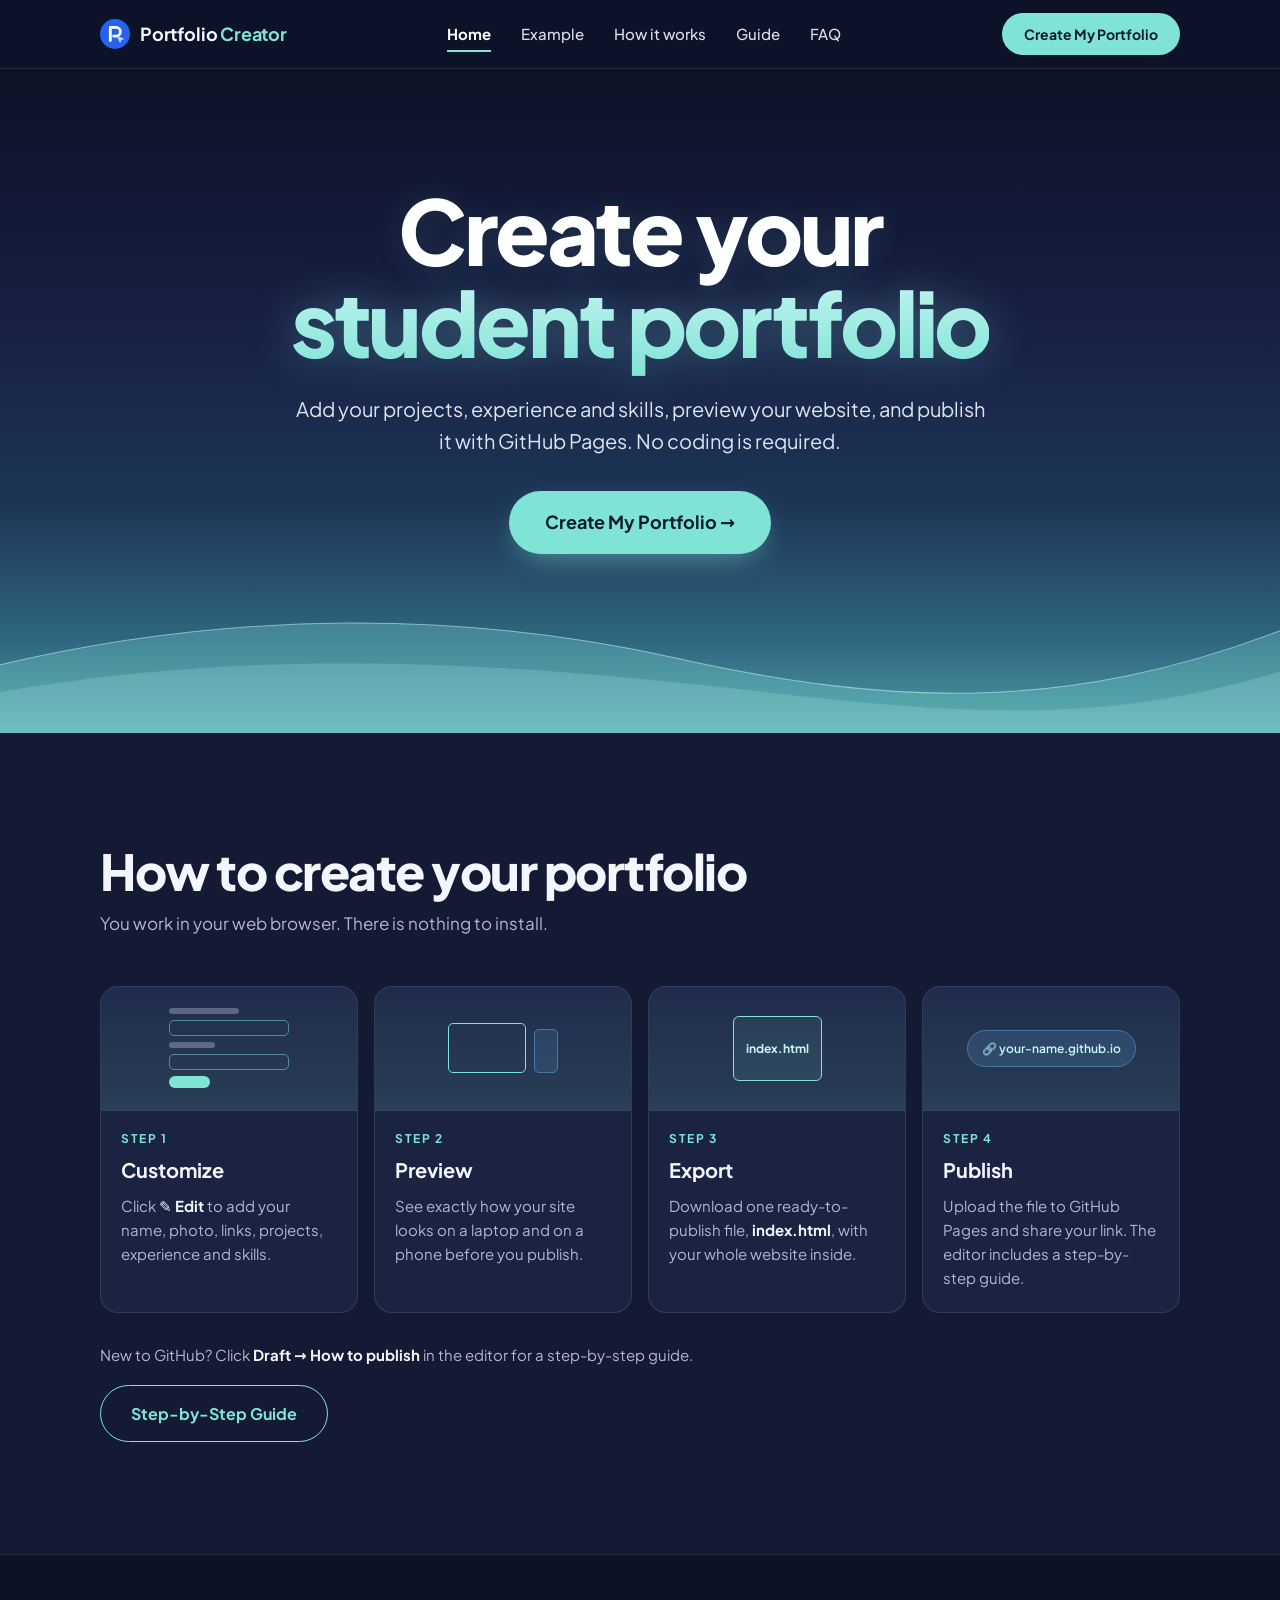
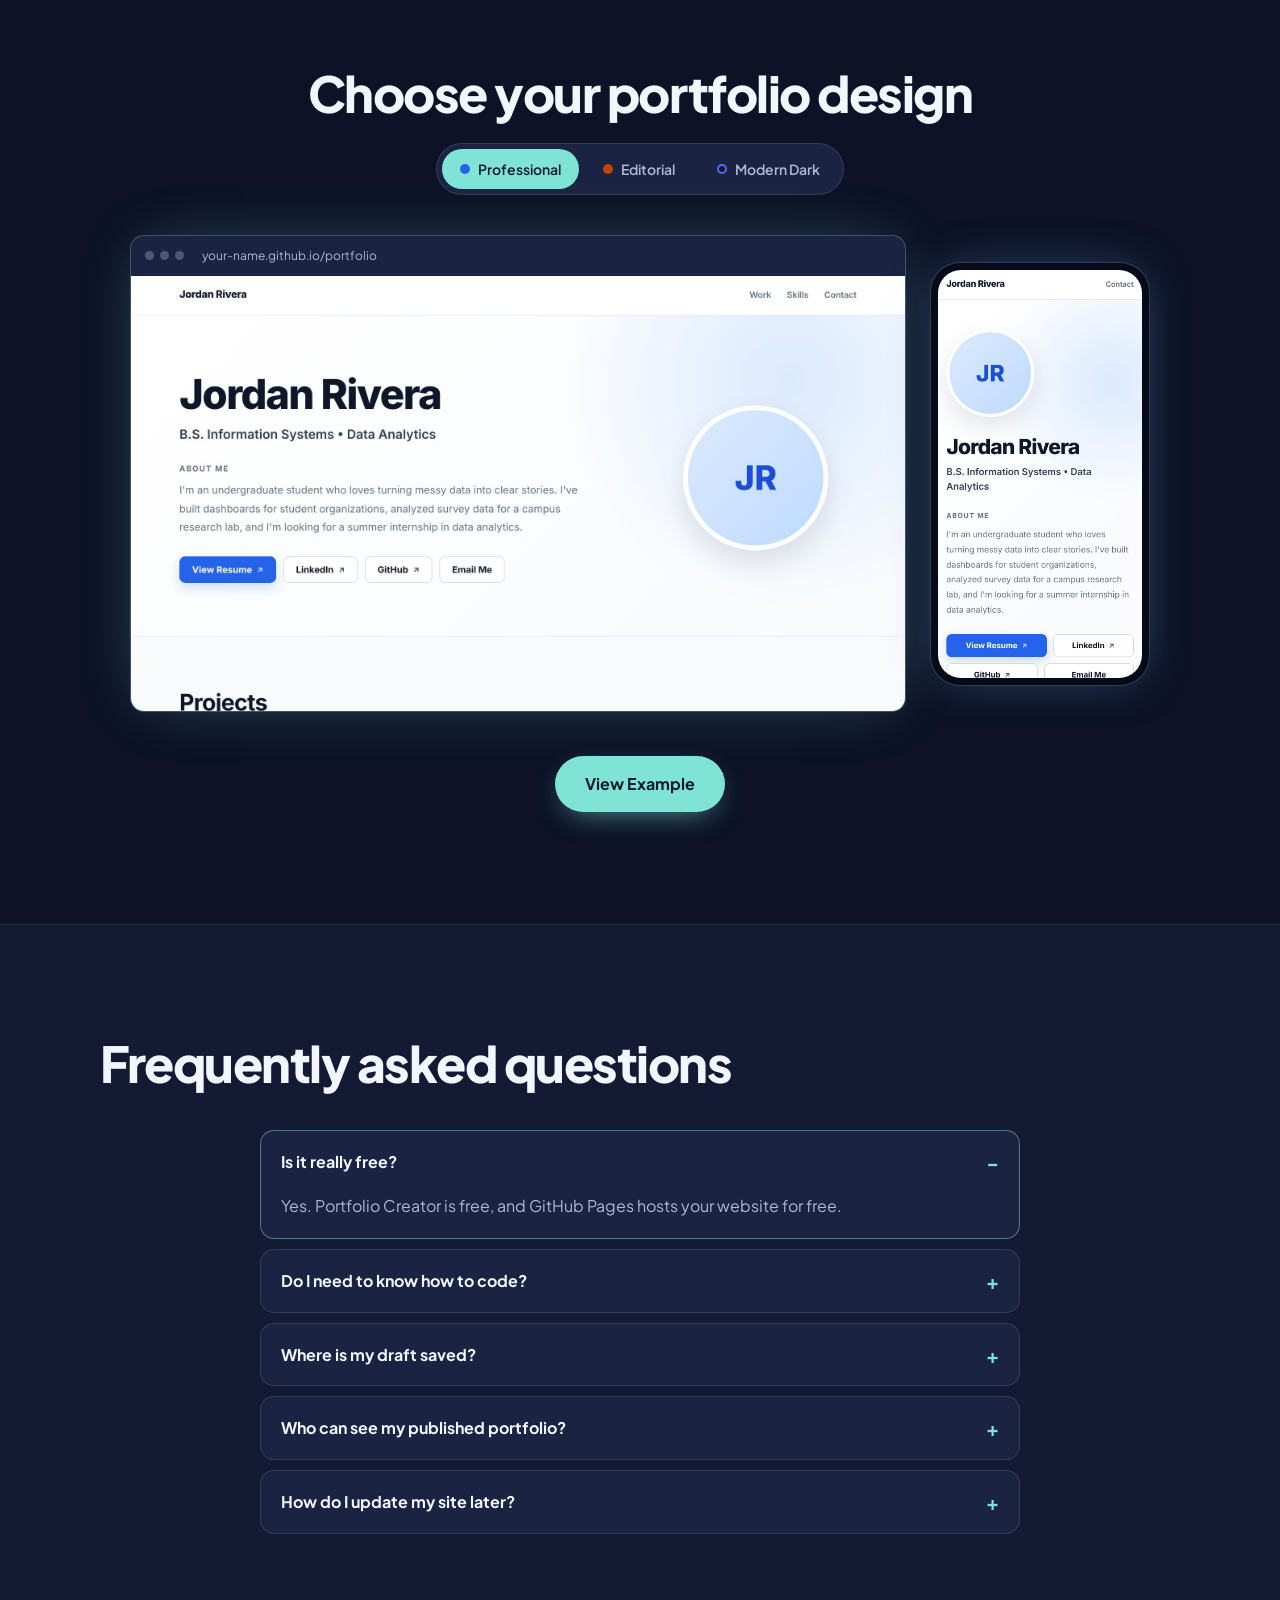
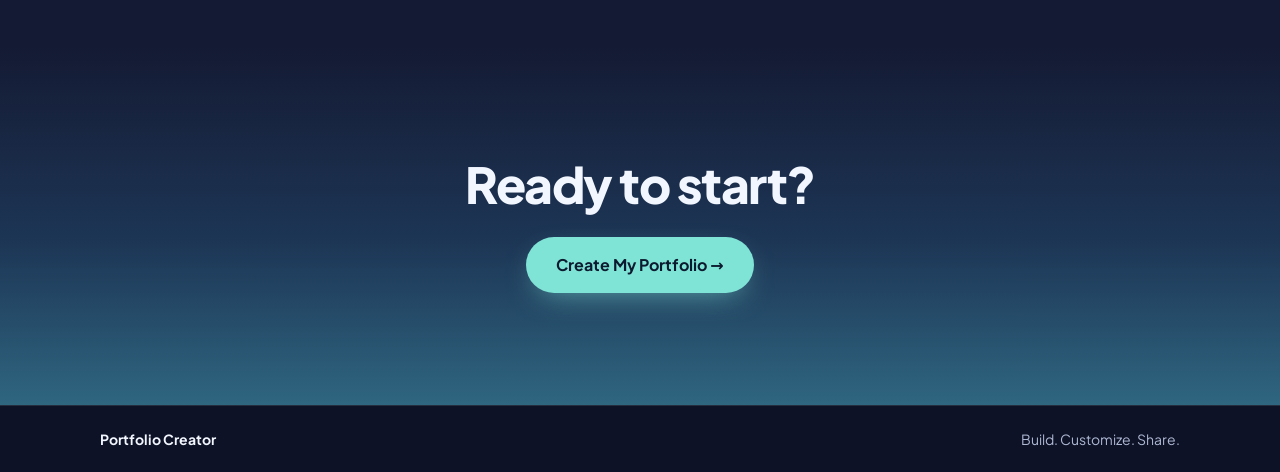
<file: index.html>
<!DOCTYPE html>
<html lang="en">
<head>
    <meta charset="UTF-8">
    <meta name="viewport" content="width=device-width, initial-scale=1.0">
    <title>Portfolio Creator</title>
    <meta name="description" content="Create a professional student portfolio website without coding, then publish it free with GitHub Pages.">
    <link rel="icon" href="data:image/svg+xml,%3Csvg xmlns='http://www.w3.org/2000/svg' viewBox='0 0 32 32'%3E%3Ccircle cx='16' cy='16' r='16' fill='%232563eb'/%3E%3Cpath d='M10.5 24V8.5h6.6a5 5 0 0 1 0 10H14' stroke='%23fff' stroke-width='3.6' fill='none' stroke-linecap='round' stroke-linejoin='round'/%3E%3Cpath d='M19 19.2l7 2.6-3 1.2-1.2 3z' fill='%23bfdbfe' stroke='%23bfdbfe' stroke-width='1.2' stroke-linejoin='round'/%3E%3C/svg%3E">
    <style>
@font-face{font-family:"Plus Jakarta Sans";font-style:normal;font-weight:400;font-display:swap;src:url("fonts/plus-jakarta-sans-400.woff2") format("woff2")}
@font-face{font-family:"Plus Jakarta Sans";font-style:normal;font-weight:500;font-display:swap;src:url("fonts/plus-jakarta-sans-500.woff2") format("woff2")}
@font-face{font-family:"Plus Jakarta Sans";font-style:normal;font-weight:600;font-display:swap;src:url("fonts/plus-jakarta-sans-600.woff2") format("woff2")}
@font-face{font-family:"Plus Jakarta Sans";font-style:normal;font-weight:700;font-display:swap;src:url("fonts/plus-jakarta-sans-700.woff2") format("woff2")}
@font-face{font-family:"Plus Jakarta Sans";font-style:normal;font-weight:800;font-display:swap;src:url("fonts/plus-jakarta-sans-800.woff2") format("woff2")}
/* Shared reset for all concepts — markup is the unchanged production index.html */
*,*::before,*::after{box-sizing:border-box}
html{-webkit-text-size-adjust:100%;scroll-behavior:smooth}
body{margin:0;background:var(--bg);color:var(--ink);-webkit-font-smoothing:antialiased}
img{max-width:100%;height:auto;display:block}
a{color:inherit}
h1,h2,h3,p{margin:0}
h1,h2,h3{text-wrap:balance}
.skip-link{position:absolute;left:12px;top:-80px;z-index:100;padding:10px 14px;background:var(--ink);color:var(--bg);text-decoration:none}
.skip-link:focus{top:12px}
:focus-visible{outline:2px solid var(--focus);outline-offset:3px}
.hx-steps{list-style:none;margin:0;padding:0}
.hx-step{min-width:0}
.hx-faq summary{list-style:none;cursor:pointer}
.hx-faq summary::-webkit-details-marker{display:none}
.hx-mini-form{display:flex;flex-direction:column;gap:6px;width:100%;max-width:150px}
.hx-mini-form i{display:block;height:6px}
.hx-mini-form i.box{height:16px;width:100%}
.hx-mini-form i.chip{height:12px;width:34%}
.hx-devices{display:flex;align-items:flex-end;gap:8px}
.hx-devices i{display:block}
.hx-devices .laptop{width:78px;height:50px}
.hx-devices .mobile{width:24px;height:44px}
.hx-browser img,.hx-phone img{width:100%}
.hx-browser-bar i{display:inline-block;width:9px;height:9px;border-radius:50%}
.hx-logo{white-space:nowrap}
.hx-switch{flex-wrap:wrap}
.hx-switch button{white-space:nowrap;font:inherit;cursor:pointer;display:inline-flex;align-items:center;gap:8px}
.hx-dot{display:inline-block;width:10px;height:10px;border-radius:50%;flex:none}
.hx-dot-professional{background:#2563eb}
.hx-dot-editorial{background:#c2410c}
.hx-dot-dark{background:#111827;box-shadow:inset 0 0 0 2px #6366f1}
.hx-btn{display:inline-flex;align-items:center;justify-content:center;text-decoration:none;white-space:nowrap}
@media (prefers-reduced-motion:reduce){*,*::before,*::after{transition:none!important;animation:none!important;scroll-behavior:auto!important}}

/* Midnight Abyss · Aqua Jade · Harbor Blue — deep navy fading to teal with a soft wave, centred headline, aqua pill actions */
:root{
  --bg:#141A33; --deep:#0D1226; --abyss:#171F44; --raise:#1B2342; --raise-2:#232D52;
  --ink:#F2F6FF; --muted:#AEB8D3; --line:rgba(201,246,243,.12); --line-2:rgba(201,246,243,.22);
  --aqua:#7FE3D6; --aqua-hi:#9BEDE2; --pale:#C9F6F3; --harbor:#4878A6; --on-aqua:#0B1A2E; --focus:#7FE3D6;
  --text:"Plus Jakarta Sans",system-ui,-apple-system,"Segoe UI",sans-serif;
  --gutter:clamp(16px,4vw,40px);
  color-scheme:dark;
}
body{font-family:var(--text);font-size:16px;line-height:1.6;background:var(--bg)}
.hx-wrap{max-width:1160px;margin:0 auto;padding-left:var(--gutter);padding-right:var(--gutter)}

/* Menu */
.hx-nav{position:sticky;top:0;z-index:70;background:rgba(13,18,38,.9);-webkit-backdrop-filter:saturate(160%) blur(12px);backdrop-filter:saturate(160%) blur(12px);border-bottom:1px solid var(--line)}
#how-it-works,#templates,#faq{scroll-margin-top:72px}
.hx-nav-inner{display:flex;align-items:center;gap:24px;height:68px}
.hx-logo{display:inline-flex;align-items:center;gap:10px;text-decoration:none;font-weight:700;font-size:18px;letter-spacing:-.01em}
.hx-logo-mark{width:30px;height:30px}
.hx-logo-accent{color:var(--aqua)}
.hx-links{display:flex;gap:30px;margin:0 auto}
.hx-links a{text-decoration:none;font-size:15px;font-weight:500;color:#D9DFEE;padding-block:6px;box-shadow:inset 0 -2px 0 transparent;transition:color .2s,box-shadow .2s}
.hx-links a:hover{color:#fff}
.hx-links a.is-active{color:#fff;font-weight:700;box-shadow:inset 0 -2px 0 var(--aqua)}
.hx-btn{font-family:var(--text);font-weight:700;font-size:16px;padding:15px 30px;background:var(--aqua);color:var(--on-aqua);border-radius:999px;box-shadow:0 10px 30px -12px rgba(127,227,214,.7);transition:background .2s,transform .15s}
.hx-btn:hover{background:var(--aqua-hi);transform:translateY(-1px)}
.hx-btn-sm{padding:10px 22px;font-size:14px;box-shadow:none}

/* Hero: navy → harbor blue → teal, soft wave along the bottom */
.hx-hero{position:relative;overflow:hidden;background:
  url("data:image/svg+xml,%3Csvg xmlns='http://www.w3.org/2000/svg' viewBox='0 0 1440 220' preserveAspectRatio='none'%3E%3Cpath d='M0 120 C 260 40 520 40 760 110 S 1200 190 1440 70 L1440 220 L0 220 Z' fill='%237FE3D6' fill-opacity='.28'/%3E%3Cpath d='M0 160 C 300 90 600 120 860 160 S 1260 200 1440 130 L1440 220 L0 220 Z' fill='%23C9F6F3' fill-opacity='.18'/%3E%3Cpath d='M0 120 C 260 40 520 40 760 110 S 1200 190 1440 70' fill='none' stroke='%23C9F6F3' stroke-opacity='.55' stroke-width='1.5'/%3E%3C/svg%3E") bottom/100% 150px no-repeat,
  linear-gradient(180deg,var(--deep) 0%,var(--abyss) 38%,#1D3656 66%,#2F6680 86%,#4E9CA6 100%)}
.hx-hero .hx-wrap{position:relative;text-align:center;padding-block:clamp(64px,9vw,116px) clamp(120px,14vw,190px)}
.hx-title{font-weight:800;font-size:clamp(2.75rem,7vw,5.6rem);line-height:1.02;letter-spacing:-.035em;color:#fff;text-shadow:0 2px 30px rgba(127,227,214,.15)}
.hx-title em{font-style:normal;background:linear-gradient(180deg,var(--pale) 0%,var(--aqua) 100%);-webkit-background-clip:text;background-clip:text;color:transparent;text-shadow:none;filter:drop-shadow(0 0 22px rgba(127,227,214,.35))}
.hx-lead{margin:26px auto 0;max-width:46ch;font-size:clamp(17px,1.6vw,20px);color:#DCE3F2}
.hx-ctas{margin-top:34px}
.hx-ctas .hx-btn{font-size:18px;padding:17px 36px}

/* Sections */
.hx-section{padding-block:clamp(64px,9vw,112px)}
.hx-h2{font-weight:800;font-size:clamp(2rem,4vw,3.1rem);letter-spacing:-.03em;line-height:1.08}
.hx-sub{margin-top:12px;color:var(--muted);font-size:17px}
.hx-steps{margin-top:48px;display:grid;grid-template-columns:repeat(4,minmax(0,1fr));gap:16px;text-align:left}
.hx-step{background:var(--raise);border:1px solid var(--line);border-radius:18px;overflow:hidden;display:flex;flex-direction:column}
.hx-step-vis{height:124px;display:grid;place-items:center;background:linear-gradient(180deg,rgba(72,120,166,.10),rgba(127,227,214,.14));border-bottom:1px solid var(--line)}
.hx-step-body{padding:18px 20px 22px}
.hx-step-n{font-size:12px;font-weight:700;letter-spacing:.14em;color:var(--aqua)}
.hx-step h3{margin-top:6px;font-size:20px;font-weight:700}
.hx-step h3+p{margin-top:8px;color:var(--muted);font-size:15px}
.hx-step strong{color:var(--ink)}
.hx-mini-form{max-width:120px}
.hx-mini-form i{background:rgba(174,184,211,.4);border-radius:3px}
.hx-mini-form i.box{background:transparent;border:1px solid rgba(127,227,214,.5);border-radius:5px}
.hx-mini-form i.chip{background:var(--aqua);border-radius:999px}
.hx-devices .laptop{border:1.5px solid var(--aqua);border-radius:5px}
.hx-devices .mobile{border:1.5px solid var(--harbor);border-radius:5px;background:rgba(72,120,166,.25)}
.hx-file{font-size:12px;font-weight:700;color:var(--pale);padding:22px 12px;border:1px solid var(--aqua);border-radius:6px;background:rgba(127,227,214,.08)}
.hx-url{font-size:12px;font-weight:600;padding:8px 14px;border-radius:999px;background:rgba(72,120,166,.3);border:1px solid var(--harbor);color:var(--pale);white-space:nowrap}
.hx-how-foot{margin-top:30px;color:var(--muted);font-size:15px}
.hx-how-foot strong{color:var(--ink)}
.hx-guide-cta{margin-top:18px}
.hx-guide-cta .hx-btn{background:transparent;color:var(--aqua);border:1.5px solid var(--aqua);box-shadow:none}
.hx-guide-cta .hx-btn:hover{background:rgba(127,227,214,.12)}

/* Design showcase */
.hx-templates{padding-block:clamp(64px,9vw,112px);background:var(--deep);border-block:1px solid var(--line)}
.hx-templates .hx-wrap{text-align:center;display:flex;flex-direction:column;align-items:center;gap:22px}
.hx-switch{display:inline-flex;gap:6px;padding:5px;border:1px solid var(--line);border-radius:999px;background:var(--raise)}
.hx-switch button{border:0;background:none;color:var(--muted);padding:9px 18px;border-radius:999px;font-size:14px;font-weight:600}
.hx-switch button[aria-selected="true"]{background:var(--aqua);color:var(--on-aqua)}
.hx-show{position:relative;max-width:1100px;margin:40px auto 0;padding-left:var(--gutter);padding-right:var(--gutter);display:grid;grid-template-columns:minmax(0,1fr) 220px;gap:24px;align-items:center}
.hx-browser{border:1px solid var(--line-2);border-radius:14px;overflow:hidden;background:var(--raise);box-shadow:0 0 60px -20px rgba(127,227,214,.4)}
.hx-browser-bar{display:flex;align-items:center;gap:6px;padding:10px 14px;font-size:12px;color:var(--muted)}
.hx-browser-bar i{background:rgba(174,184,211,.35)}
.hx-browser-bar span{margin-left:12px}
.hx-phone{border:1px solid var(--line-2);border-radius:30px;padding:7px;background:#070B19;box-shadow:0 0 50px -16px rgba(72,120,166,.8)}
.hx-phone img{border-radius:23px}
.hx-example-cta{text-align:center;margin-top:44px}

/* FAQ */
.hx-faq{max-width:760px;margin:40px auto 0;text-align:left;display:grid;gap:10px}
.hx-faq details{background:var(--raise);border:1px solid var(--line);border-radius:14px}
.hx-faq details[open]{border-color:rgba(127,227,214,.45)}
.hx-faq summary{display:flex;justify-content:space-between;align-items:center;gap:16px;padding:18px 20px;font-weight:700}
.hx-faq summary::after{content:"+";color:var(--aqua);font-size:20px;line-height:1}
.hx-faq details[open] summary::after{content:"\2212"}
.hx-faq details p{padding:0 20px 20px;color:var(--muted)}
.hx-faq details p strong{color:var(--ink)}

/* Closing call-to-action and footer */
.hx-cta{background:linear-gradient(180deg,var(--bg) 0%,#1D3656 55%,#2F6680 100%)}
.hx-cta .hx-wrap{text-align:center;padding-block:clamp(64px,9vw,112px);display:flex;flex-direction:column;align-items:center;gap:26px}
footer{background:var(--deep);border-top:1px solid var(--line)}
footer .container{max-width:1160px;margin:0 auto;padding:22px var(--gutter);display:flex;justify-content:space-between;gap:12px;font-size:14px;color:var(--muted)}
footer strong{color:var(--ink)}

@media (max-width:960px){.hx-steps{grid-template-columns:repeat(2,minmax(0,1fr))}}
.hx-links a{white-space:nowrap}
@media (max-width:900px){.hx-links{gap:14px}.hx-links a{font-size:14px}.hx-nav-inner{gap:14px}}
@media (max-width:760px){
  /* Same as the current site: on phones the menu shows the logo and the main button only */
  .hx-links{display:none}
  .hx-nav-inner{height:62px;justify-content:space-between}
  #how-it-works,#templates,#faq{scroll-margin-top:66px}
  .hx-show{grid-template-columns:minmax(0,1fr) 110px;gap:12px}
  .hx-phone{border-radius:18px;padding:4px}.hx-phone img{border-radius:14px}
  .hx-hero{background-size:180% 90px,auto}
  .hx-hero .hx-wrap{padding-bottom:110px}
}
@media (max-width:520px){
  .hx-steps{grid-template-columns:1fr}
  .hx-show{grid-template-columns:1fr}.hx-phone{width:170px;margin:0 auto}
  .hx-btn-sm{padding:8px 14px;font-size:13px}
  footer .container{flex-direction:column}
}
@media (max-width:400px){.hx-logo>span:last-child{display:none}}

</style>
</head>

<body class="home-body">

    <a class="skip-link" href="#main">Skip to content</a>

    <!-- NAVIGATION -->
    <header class="hx-nav">
        <div class="hx-wrap hx-nav-inner">
            <a href="index.html" class="hx-logo"><svg class="hx-logo-mark" width="32" height="32" viewBox="0 0 32 32" aria-hidden="true" focusable="false"><circle cx="16" cy="16" r="16" fill="#2563eb"/><path d="M11 23V9h6.2a4.6 4.6 0 0 1 0 9.2H14.5" stroke="#ffffff" stroke-width="3" fill="none" stroke-linecap="round" stroke-linejoin="round"/><path d="M19 19l6 2.2-2.6 1-1 2.6z" fill="#bfdbfe" stroke="#bfdbfe" stroke-width="1" stroke-linejoin="round"/></svg><span>Portfolio <span class="hx-logo-accent">Creator</span></span></a>

            <nav class="hx-links" aria-label="Main navigation">
                <a href="index.html" class="is-active" aria-current="page">Home</a>
                <a href="example.html">Example</a>
                <a href="#how-it-works">How it works</a>
                <a href="guide.html">Guide</a>
                <a href="#faq">FAQ</a>
            </nav>

            <a href="creator.html" class="hx-btn hx-btn-blue hx-btn-sm">Create My Portfolio</a>
        </div>
    </header>


    <main id="main">

        <!-- HERO -->
        <section class="hx-hero">
            <div class="hx-wrap">

                <h1 class="hx-title">Create your <em>student portfolio</em></h1>

                <p class="hx-lead">
                    Add your projects, experience and skills, preview your website,
                    and publish it with GitHub Pages. No coding is required.
                </p>

                <div class="hx-ctas">
                    <a class="hx-btn hx-btn-blue" href="creator.html">Create My Portfolio →</a>
                </div>


            </div>

        </section>


        <!-- HOW IT WORKS -->
        <section class="hx-section hx-center" id="how-it-works">
            <div class="hx-wrap">
                <h2 class="hx-h2">How to create your portfolio</h2>
                <p class="hx-sub">You work in your web browser. There is nothing to install.</p>

                <ol class="hx-steps">
                    <li class="hx-step">
                        <div class="hx-step-vis" aria-hidden="true">
                            <div class="hx-mini-form">
                                <i style="width:58%"></i><i class="box"></i><i style="width:38%"></i><i class="box"></i><i class="chip"></i>
                            </div>
                        </div>
                        <div class="hx-step-body">
                            <p class="hx-step-n">STEP 1</p>
                            <h3>Customize</h3>
                            <p>Click <strong>✎ Edit</strong> to add your name, photo, links, projects, experience and skills.</p>
                        </div>
                    </li>

                    <li class="hx-step">
                        <div class="hx-step-vis" aria-hidden="true">
                            <div class="hx-devices"><i class="laptop"></i><i class="mobile"></i></div>
                        </div>
                        <div class="hx-step-body">
                            <p class="hx-step-n">STEP 2</p>
                            <h3>Preview</h3>
                            <p>See exactly how your site looks on a laptop and on a phone before you publish.</p>
                        </div>
                    </li>

                    <li class="hx-step">
                        <div class="hx-step-vis" aria-hidden="true">
                            <div class="hx-file">index.html</div>
                        </div>
                        <div class="hx-step-body">
                            <p class="hx-step-n">STEP 3</p>
                            <h3>Export</h3>
                            <p>Download one ready-to-publish file, <strong>index.html</strong>, with your whole website inside.</p>
                        </div>
                    </li>

                    <li class="hx-step">
                        <div class="hx-step-vis" aria-hidden="true">
                            <div class="hx-url">🔗 your-name.github.io</div>
                        </div>
                        <div class="hx-step-body">
                            <p class="hx-step-n">STEP 4</p>
                            <h3>Publish</h3>
                            <p>Upload the file to GitHub Pages and share your link. The editor includes a step-by-step guide.</p>
                        </div>
                    </li>
                </ol>

                <p class="hx-how-foot">
                    New to GitHub? Click <strong>Draft &rarr; How to publish</strong> in the editor for a step-by-step guide.
                </p>
                <div class="hx-guide-cta">
                    <a class="hx-btn hx-btn-blue" href="guide.html">Step-by-Step Guide</a>
                </div>
            </div>
        </section>


        <!-- TEMPLATES (three designs) -->
        <section class="hx-templates" id="templates" aria-labelledby="templates-title">
            <div class="hx-wrap">
                <h2 class="hx-h2 hx-templates-title" id="templates-title">Choose your portfolio design</h2>
                <div class="hx-switch" role="tablist" aria-label="Preview a design">
                    <button type="button" role="tab" aria-selected="true" data-theme="professional">
                        <span class="hx-dot hx-dot-professional" aria-hidden="true"></span>Professional
                    </button>
                    <button type="button" role="tab" aria-selected="false" tabindex="-1" data-theme="editorial">
                        <span class="hx-dot hx-dot-editorial" aria-hidden="true"></span>Editorial
                    </button>
                    <button type="button" role="tab" aria-selected="false" tabindex="-1" data-theme="dark">
                        <span class="hx-dot hx-dot-dark" aria-hidden="true"></span>Modern Dark
                    </button>
                </div>
            </div>

            <div class="hx-show">
                <div class="hx-browser" role="tabpanel" aria-label="Sample portfolio preview">
                    <div class="hx-browser-bar" aria-hidden="true">
                        <i></i><i></i><i></i>
                        <span>your-name.github.io/portfolio</span>
                    </div>
                    <img id="hx-desktop" src="home-assets/desktop-professional.jpg" width="1280" height="720"
                        alt="A sample student portfolio in the Professional Light design">
                </div>
                <div class="hx-phone" aria-hidden="true">
                    <img id="hx-mobile" src="home-assets/mobile-professional.jpg" width="390" height="780" alt="">
                </div>
            </div>

            <div class="hx-example-cta">
                <a class="hx-btn hx-btn-blue" href="example.html">View Example</a>
            </div>
        </section>


        <!-- FAQ -->
        <section class="hx-section hx-faq-section" id="faq">
            <div class="hx-wrap hx-center">
                <h2 class="hx-h2">Frequently asked questions</h2>

                <div class="hx-faq">
                    <details open>
                        <summary>Is it really free?</summary>
                        <p>Yes. Portfolio Creator is free, and GitHub Pages hosts your website for free.</p>
                    </details>
                    <details>
                        <summary>Do I need to know how to code?</summary>
                        <p>No. You fill in your information with Edit and Add buttons. The editor creates the website file for you.</p>
                    </details>
                    <details>
                        <summary>Where is my draft saved?</summary>
                        <p>Only in the browser you are using, on this device. Switching computers or browsers, or clearing browser data, can remove it. Use <strong>Draft &rarr; Download backup</strong> to keep a copy.</p>
                    </details>
                    <details>
                        <summary>Who can see my published portfolio?</summary>
                        <p>Anyone with the link can see it, because a GitHub Pages site is public. Only include information you are comfortable sharing, and leave out private details like your home address or phone number.</p>
                    </details>
                    <details>
                        <summary>How do I update my site later?</summary>
                        <p>Open the editor (or restore your backup), make your changes, export again, and upload the new <strong>index.html</strong> to the same GitHub repository. It updates in a few minutes.</p>
                    </details>
                </div>
            </div>
        </section>


        <!-- FINAL CTA -->
        <section class="hx-cta">
            <div class="hx-wrap">
                <h2 class="hx-h2">Ready to start?</h2>
                <a class="hx-btn hx-btn-blue" href="creator.html">Create My Portfolio →</a>
            </div>
        </section>

    </main>


    <footer>
        <div class="container footer-content">
            <strong>Portfolio Creator</strong>
            <span>Build. Customize. Share.</span>
        </div>
    </footer>


    <script>
        // Design switcher: swaps the sample screenshots of the three designs.
        (function () {
            var tabs = Array.prototype.slice.call(document.querySelectorAll(".hx-switch [role=tab]"));
            var desktop = document.getElementById("hx-desktop");
            var mobile = document.getElementById("hx-mobile");
            var names = { professional: "Professional Light", editorial: "Editorial Minimal", dark: "Modern Dark" };

            // Preload the other screenshots so switching is instant
            Object.keys(names).forEach(function (t) {
                new Image().src = "home-assets/desktop-" + t + ".jpg";
                new Image().src = "home-assets/mobile-" + t + ".jpg";
            });

            function select(theme, focus) {
                tabs.forEach(function (tab) {
                    var on = tab.getAttribute("data-theme") === theme;
                    tab.setAttribute("aria-selected", on ? "true" : "false");
                    tab.tabIndex = on ? 0 : -1;
                    if (on && focus) tab.focus();
                });
                desktop.src = "home-assets/desktop-" + theme + ".jpg";
                desktop.alt = "A sample student portfolio in the " + names[theme] + " design";
                mobile.src = "home-assets/mobile-" + theme + ".jpg";
            }

            tabs.forEach(function (tab, i) {
                tab.addEventListener("click", function () { select(tab.getAttribute("data-theme"), false); });
                tab.addEventListener("keydown", function (e) {
                    var next = null;
                    if (e.key === "ArrowRight") next = (i + 1) % tabs.length;
                    if (e.key === "ArrowLeft") next = (i - 1 + tabs.length) % tabs.length;
                    if (next !== null) { e.preventDefault(); select(tabs[next].getAttribute("data-theme"), true); }
                });
            });
        })();
    </script>

</body>
</html>
</file>
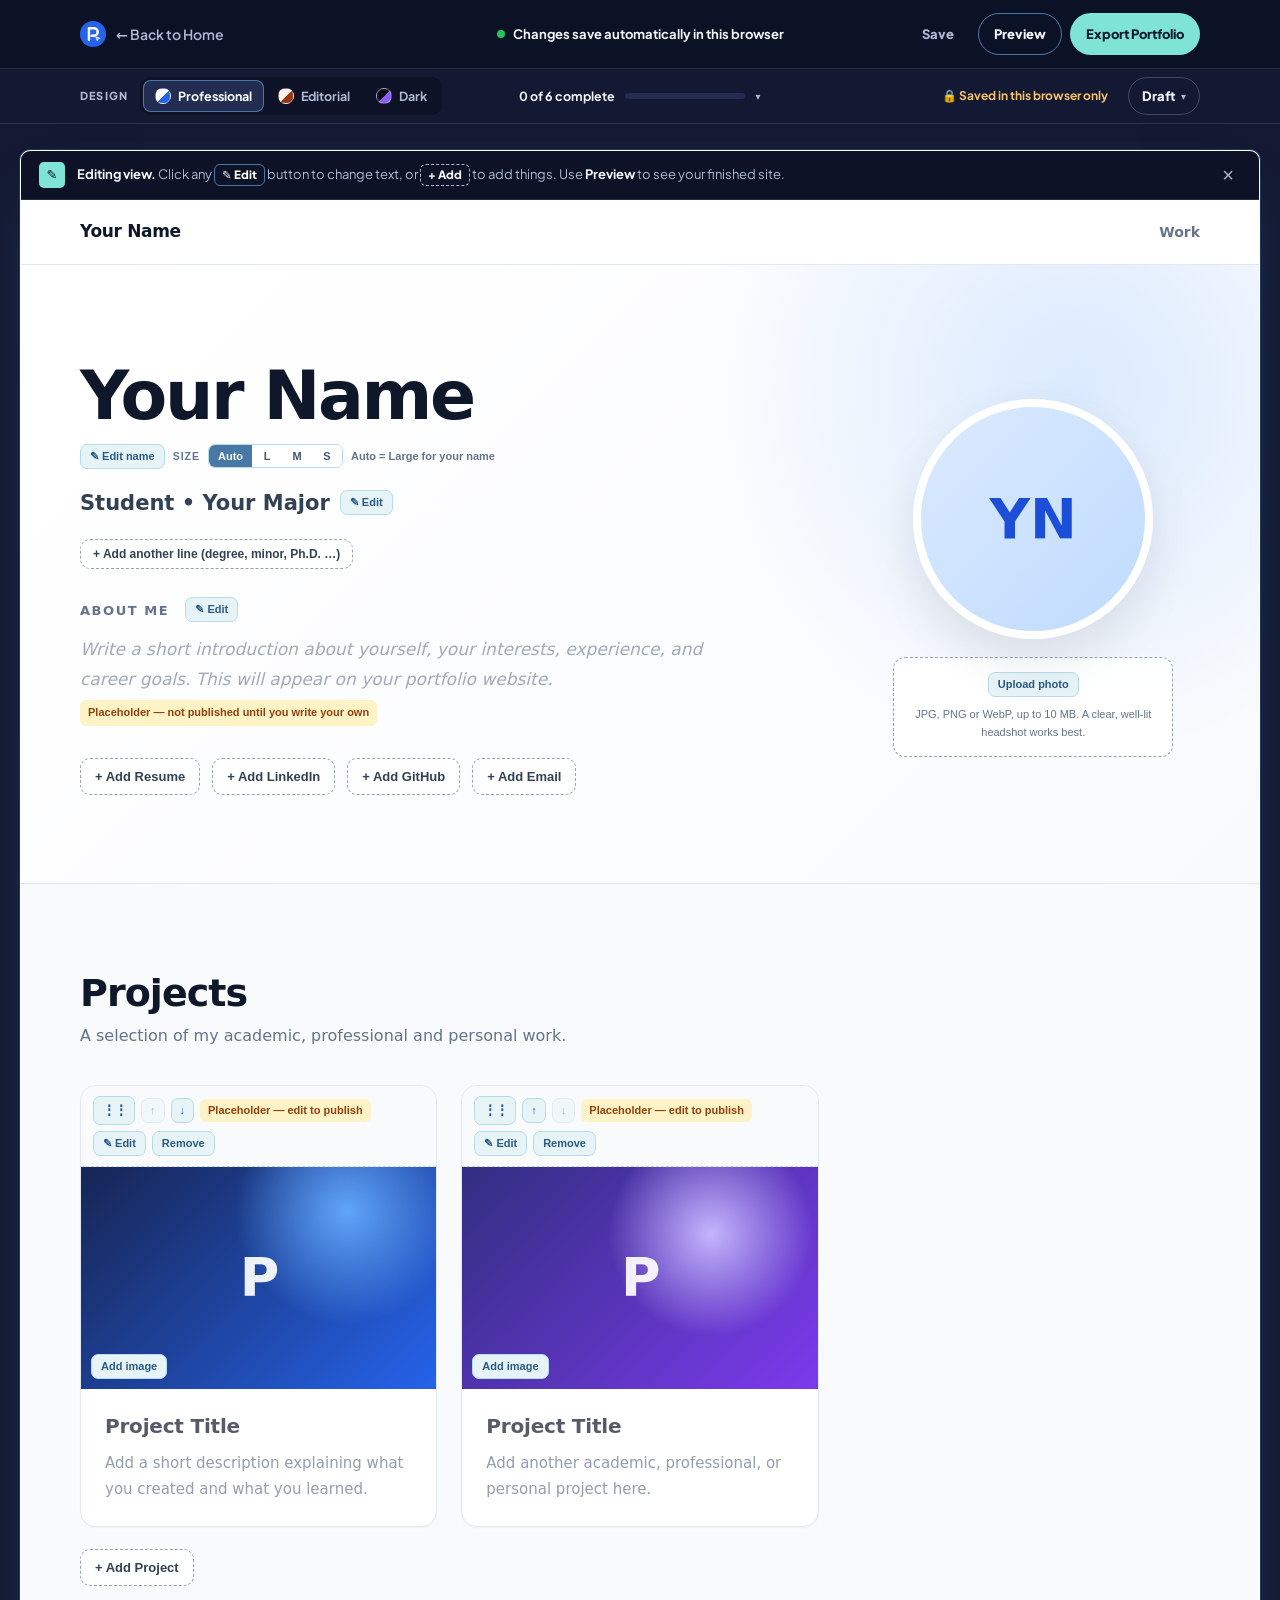
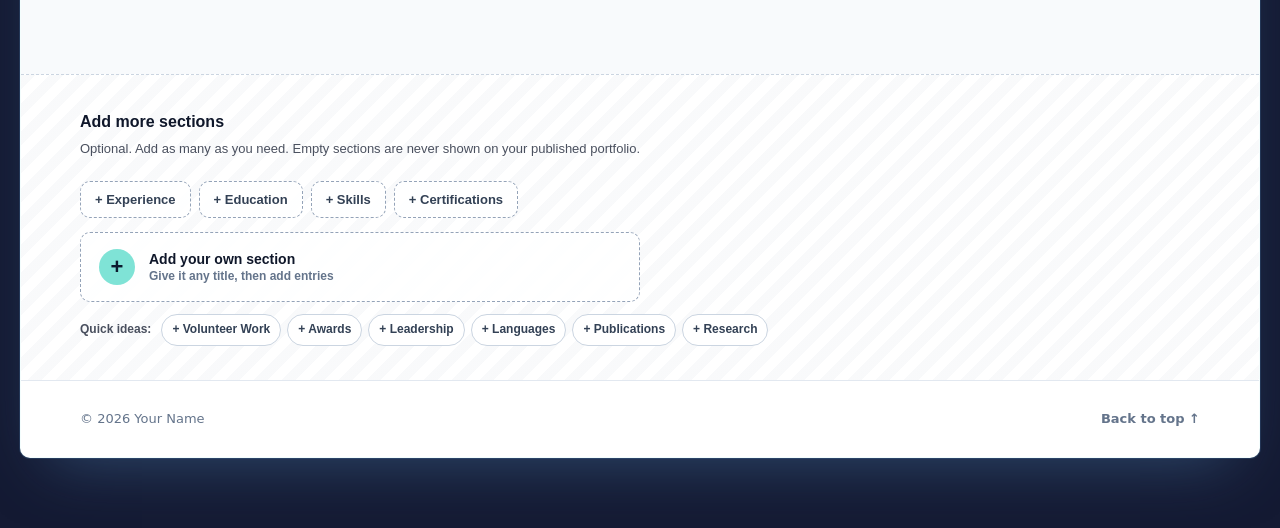
<file: creator.html>
<!DOCTYPE html>
<html lang="en">

<head>
    <meta charset="UTF-8">
    <meta name="viewport" content="width=device-width, initial-scale=1.0">
    <meta http-equiv="Content-Security-Policy"
        content="default-src 'self'; script-src 'self'; style-src 'self' 'unsafe-inline'; img-src 'self' data: blob:; frame-src 'self' blob:; object-src 'none'; base-uri 'self'; form-action 'none'">
    <meta name="description" content="Visual editor for creating a student portfolio website without coding.">
    <title>Create My Portfolio | Portfolio Creator</title>
    <link rel="icon" href="data:image/svg+xml,%3Csvg xmlns='http://www.w3.org/2000/svg' viewBox='0 0 32 32'%3E%3Ccircle cx='16' cy='16' r='16' fill='%232563eb'/%3E%3Cpath d='M10.5 24V8.5h6.6a5 5 0 0 1 0 10H14' stroke='%23fff' stroke-width='3.6' fill='none' stroke-linecap='round' stroke-linejoin='round'/%3E%3Cpath d='M19 19.2l7 2.6-3 1.2-1.2 3z' fill='%23bfdbfe' stroke='%23bfdbfe' stroke-width='1.2' stroke-linejoin='round'/%3E%3C/svg%3E">
    <link rel="stylesheet" href="style.css?v=10">
    <link rel="stylesheet" href="theme.css?v=6">
</head>

<body class="creator-body">

    <!-- Shown only if style.css could not load (e.g. a file opened directly from inside a ZIP) -->
    <div class="load-warning" role="alert" style="margin:16px;padding:16px 20px;border:2px solid #dc2626;border-radius:10px;background:#fef2f2;color:#7f1d1d;font:16px/1.5 Arial,sans-serif">
        <strong>Some files are missing.</strong> This page needs <code>style.css</code> and <code>creator.js</code> in the same folder.
        If you opened it from inside a ZIP file, first extract the whole folder (right-click the ZIP &rarr; <em>Extract All</em>), then open <code>index.html</code> from the extracted folder.
    </div>

    <a class="skip-link" href="#editor-canvas">Skip to the editor</a>

    <!-- ROW 1: main actions -->
    <header class="creator-toolbar">
        <div class="container creator-toolbar-content">

            <a href="index.html" class="creator-back"><svg class="creator-back-mark" width="26" height="26" viewBox="0 0 32 32" aria-hidden="true" focusable="false"><circle cx="16" cy="16" r="16" fill="#2563eb"/><path d="M11 23V9h6.2a4.6 4.6 0 0 1 0 9.2H14.5" stroke="#ffffff" stroke-width="3" fill="none" stroke-linecap="round" stroke-linejoin="round"/><path d="M19 19l6 2.2-2.6 1-1 2.6z" fill="#bfdbfe" stroke="#bfdbfe" stroke-width="1" stroke-linejoin="round"/></svg><span class="creator-back-text">← Back to Home</span></a>

            <div class="editing-status" id="save-status" role="status" aria-live="polite" data-state="saved">
                <span class="status-dot" aria-hidden="true"></span>
                <span id="save-status-text">Editing Your Portfolio</span>
            </div>

            <div class="creator-actions">
                <button type="button" class="toolbar-button save-button" id="save-portfolio-button">Save</button>
                <button type="button" class="toolbar-button preview-button" id="preview-button">Preview</button>
                <button type="button" class="toolbar-button export-button" id="export-button">Export<span class="hide-xs"> Portfolio</span></button>
            </div>

        </div>
    </header>

    <!-- ROW 2: quiet settings row (design, progress, storage note, draft menu) -->
    <section class="settings-bar" aria-label="Portfolio settings">
        <div class="container settings-bar-content">

            <div class="settings-group">
                <span class="settings-label" id="theme-label">Design</span>
                <div class="theme-picker" role="radiogroup" aria-labelledby="theme-label" id="theme-picker">
                    <button type="button" class="theme-option" role="radio" data-theme="professional" aria-checked="true">
                        <span class="theme-swatch swatch-professional" aria-hidden="true"></span>
                        Professional
                    </button>
                    <button type="button" class="theme-option" role="radio" data-theme="editorial" aria-checked="false">
                        <span class="theme-swatch swatch-editorial" aria-hidden="true"></span>
                        Editorial
                    </button>
                    <button type="button" class="theme-option" role="radio" data-theme="dark" aria-checked="false">
                        <span class="theme-swatch swatch-dark" aria-hidden="true"></span>
                        Dark
                    </button>
                </div>
            </div>

            <details class="settings-pop progress-pop" id="progress-box">
                <summary class="progress-summary" title="Show checklist">
                    <span id="progress-text">0 of 6 complete</span>
                    <span class="progress-track" aria-hidden="true">
                        <span class="progress-fill" id="progress-fill"></span>
                    </span>
                    <span class="pop-caret" aria-hidden="true">▾</span>
                </summary>
                <div class="pop-panel pop-center">
                    <p class="pop-title">Portfolio checklist</p>
                    <ul class="progress-list" id="progress-list"></ul>
                    <p class="pop-hint">This is only a guide. You can export at any time.</p>
                </div>
            </details>

            <div class="settings-right">
                <details class="settings-pop note-pop">
                    <summary class="storage-note">
                        <span aria-hidden="true">🔒</span> <span class="note-long">Saved in this browser only</span><span class="note-short">This browser only</span>
                    </summary>
                    <div class="pop-panel pop-right">
                        <p class="pop-title">Where is my draft?</p>
                        <p class="pop-text">
                            Your draft is stored only on this device, in this browser. Switching computers or
                            browsers, using private mode, or clearing browser data can remove it.
                        </p>
                        <p class="pop-text"><strong>Tip:</strong> use <em>Draft &rarr; Download backup</em> to keep a copy.</p>
                    </div>
                </details>

                <details class="settings-pop draft-pop">
                    <summary class="toolbar-button draft-button" id="draft-menu-button">Draft <span class="pop-caret" aria-hidden="true">▾</span></summary>
                    <div class="pop-panel pop-right draft-menu">
                        <button type="button" class="menu-item" id="guide-button"><span aria-hidden="true">📘</span> How to publish</button>
                        <button type="button" class="menu-item" id="backup-button"><span aria-hidden="true">⬇</span> Download backup</button>
                        <button type="button" class="menu-item" id="restore-button"><span aria-hidden="true">⬆</span> Restore backup</button>
                        <button type="button" class="menu-item" id="tips-button" hidden><span aria-hidden="true">💡</span> Show editing tip</button>
                        <hr>
                        <button type="button" class="menu-item danger" id="reset-button"><span aria-hidden="true">↺</span> Reset portfolio</button>
                    </div>
                </details>
            </div>

        </div>
    </section>

    <!-- The portfolio is rendered here by creator.js -->
    <main class="editor-frame" aria-label="Portfolio editor">
        <div class="editor-hint" id="editor-hint">
            <span class="hint-icon" aria-hidden="true">✎</span>
            <p><strong>Editing view.</strong> Click any <span class="hint-chip">✎ Edit</span> button to change text, or <span class="hint-chip dashed">+ Add</span> to add things. Use <strong>Preview</strong> to see your finished site.</p>
            <button type="button" class="hint-close" id="hint-close" aria-label="Hide this tip">×</button>
        </div>
        <div id="editor-canvas" tabindex="-1"></div>
    </main>


    <!-- Hidden file inputs (kept OUTSIDE clickable areas to avoid double file pickers) -->
    <input type="file" id="photo-input" accept="image/png, image/jpeg, image/webp" hidden>
    <input type="file" id="project-image-input" accept="image/png, image/jpeg, image/webp" hidden>
    <input type="file" id="restore-input" accept="application/json,.json" hidden>


    <!-- Text field dialog (name, title, about, links, section names) -->
    <dialog class="modal" id="field-modal" aria-labelledby="field-modal-title">
        <form method="dialog" id="field-form" novalidate>
            <div class="modal-header">
                <div>
                    <p class="modal-label">PORTFOLIO EDITOR</p>
                    <h2 id="field-modal-title">Edit your information</h2>
                </div>
                <button type="button" class="modal-close" data-close aria-label="Close dialog">×</button>
            </div>

            <div class="modal-body">
                <div class="field">
                    <label for="field-input" id="field-label">Your information</label>
                    <input type="text" id="field-input" autocomplete="off" aria-labelledby="field-label" aria-describedby="field-help field-error">
                    <textarea id="field-textarea" rows="6" aria-labelledby="field-label" aria-describedby="field-help field-error" hidden></textarea>
                    <p class="field-error" id="field-error" role="alert"></p>
                    <p class="field-hint" id="field-help">This information will appear on your portfolio.</p>
                </div>
            </div>

            <div class="modal-actions">
                <button type="button" class="btn-cancel" data-close>Cancel</button>
                <button type="submit" class="btn-save" id="field-save">Save Changes</button>
            </div>
        </form>
    </dialog>


    <!-- Project dialog -->
    <dialog class="modal modal-wide" id="project-modal" aria-labelledby="project-modal-title">
        <form method="dialog" id="project-form" novalidate>
            <div class="modal-header">
                <div>
                    <p class="modal-label">PROJECT EDITOR</p>
                    <h2 id="project-modal-title">Edit Project</h2>
                </div>
                <button type="button" class="modal-close" data-close aria-label="Close dialog">×</button>
            </div>

            <div class="modal-body">

                <div class="field">
                    <label for="project-title-input">Project title</label>
                    <input type="text" id="project-title-input" maxlength="100" placeholder="e.g. Network Security Audit" aria-describedby="project-title-error">
                    <p class="field-error" id="project-title-error" role="alert"></p>
                </div>

                <div class="field">
                    <label for="project-description-input">Short description <span class="char-count" id="project-description-count"></span></label>
                    <textarea id="project-description-input" rows="4" maxlength="600" placeholder="What did you create, and why does it matter?"></textarea>
                </div>

                <div class="field">
                    <label for="project-link-input">Project link <span class="optional">(optional)</span></label>
                    <input type="url" id="project-link-input" placeholder="https://github.com/you/project" aria-describedby="project-link-help project-link-error">
                    <p class="field-error" id="project-link-error" role="alert"></p>
                    <p class="field-hint" id="project-link-help">GitHub, a live website, a report, or a presentation. Must start with https:// or http://</p>
                </div>

                <div class="field">
                    <span class="field-title" id="project-image-label">Project image <span class="optional">(optional)</span></span>
                    <div class="image-field">
                        <div class="image-field-preview" id="project-image-preview">No image</div>
                        <div>
                            <div class="image-field-actions">
                                <button type="button" class="tool-button" id="project-image-choose">Choose image</button>
                                <input type="file" id="project-draft-image-input" accept="image/png, image/jpeg, image/webp" hidden>
                                <button type="button" class="tool-button danger" id="project-image-remove">Remove</button>
                            </div>
                            <div class="image-field-actions" style="margin-top:10px" role="group" aria-labelledby="project-fit-label">
                                <span class="field-hint" id="project-fit-label" style="margin:0">Image fit:</span>
                                <span class="ed-segment">
                                    <button type="button" data-fit="cover" aria-pressed="true" title="Fill the area (edges may be cropped)">Cover</button>
                                    <button type="button" data-fit="contain" aria-pressed="false" title="Show the whole image (good for logos and diagrams)">Contain</button>
                                </span>
                            </div>
                            <p class="field-hint">JPG, PNG or WebP, up to 10&nbsp;MB. Images are compressed automatically.</p>
                        </div>
                    </div>
                </div>

                <p class="field-divider">CASE STUDY DETAILS (OPTIONAL)</p>

                <div class="field">
                    <label for="project-tech-input">Technologies used</label>
                    <input type="text" id="project-tech-input" maxlength="200" placeholder="Python, Wireshark, AWS">
                    <p class="field-hint">Separate with commas. Each one becomes a tag.</p>
                </div>

                <div class="field">
                    <label for="project-process-input">Process</label>
                    <textarea id="project-process-input" rows="3" maxlength="1500" placeholder="How did you approach the problem?"></textarea>
                </div>

                <div class="field">
                    <label for="project-results-input">Results / outcome</label>
                    <textarea id="project-results-input" rows="3" maxlength="800" placeholder="What did you achieve or learn?"></textarea>
                </div>

            </div>

            <div class="modal-actions">
                <button type="button" class="btn-cancel" data-close>Cancel</button>
                <button type="submit" class="btn-save" id="project-save">Save Project</button>
            </div>
        </form>
    </dialog>


    <!-- Section entry dialog (skills, education, experience, certifications, custom) -->
    <dialog class="modal" id="entry-modal" aria-labelledby="entry-modal-title">
        <form method="dialog" id="entry-form" novalidate>
            <div class="modal-header">
                <div>
                    <p class="modal-label" id="entry-modal-label">SECTION ENTRY</p>
                    <h2 id="entry-modal-title">Add entry</h2>
                </div>
                <button type="button" class="modal-close" data-close aria-label="Close dialog">×</button>
            </div>

            <div class="modal-body">
                <div class="field">
                    <label for="entry-title-input" id="entry-title-label">Title</label>
                    <input type="text" id="entry-title-input" maxlength="120" aria-describedby="entry-error">
                </div>

                <div class="field" id="entry-meta-field">
                    <label for="entry-meta-input" id="entry-meta-label">Date / organization <span class="optional">(optional)</span></label>
                    <input type="text" id="entry-meta-input" maxlength="120">
                </div>

                <div class="field">
                    <label for="entry-description-input" id="entry-description-label">Description</label>
                    <textarea id="entry-description-input" rows="5" maxlength="1000" aria-describedby="entry-description-help"></textarea>
                    <p class="field-hint" id="entry-description-help"></p>
                </div>

                <p class="field-error" id="entry-error" role="alert"></p>
            </div>

            <div class="modal-actions">
                <button type="button" class="btn-cancel" data-close>Cancel</button>
                <button type="submit" class="btn-save">Save Entry</button>
            </div>
        </form>
    </dialog>


    <!-- Publish guide -->
    <dialog class="modal modal-wide" id="guide-modal" aria-labelledby="guide-modal-title">
        <div class="modal-header">
            <div>
                <p class="modal-label" id="guide-modal-label">PUBLISH WITH GITHUB PAGES</p>
                <h2 id="guide-modal-title">Put your portfolio online</h2>
            </div>
            <button type="button" class="modal-close" data-close aria-label="Close dialog">×</button>
        </div>

        <div class="modal-body">
            <div class="guide-callout warn guide-name-check" id="guide-export-note" hidden>
                <p id="guide-saved-text"><strong>Saved!</strong> Find the file where you saved it and double-click it to check that it opens.</p>
                <p id="guide-downloaded-text"><strong>Your file is downloading.</strong> Open your Downloads folder and double-click it to check that it opens.</p>
                <p class="name-check-title"><strong>⚠ Check the file name before uploading.</strong> It must be exactly:</p>
                <p class="name-row"><span class="name-ok">✓ index.html</span><span class="name-bad">✗ index (1).html</span><span class="name-bad">✗ index(2).html</span></p>
                <p>If your computer added a number, rename the file to <code>index.html</code> first. Otherwise GitHub Pages shows a <strong>404</strong> error.</p>
            </div>

            <ol class="guide-steps" style="margin-top:14px">
                <li>Go to <strong>github.com</strong> and sign in (or create a free account).</li>
                <li>Click <strong>+</strong> (top right) &rarr; <strong>New repository</strong>. Name it, for example, <code>my-portfolio</code>. Choose <strong>Public</strong> and click <strong>Create repository</strong>.</li>
                <li>Click <strong>uploading an existing file</strong> (or <strong>Add file &rarr; Upload files</strong>) and drag in the <code>index.html</code> you exported. Make sure the name is exactly <code>index.html</code>, not <code>index (1).html</code>. Click <strong>Commit changes</strong>.</li>
                <li>Open <strong>Settings &rarr; Pages</strong>. Under <em>Build and deployment</em>, choose <strong>Deploy from a branch</strong>, branch <strong>main</strong>, folder <strong>/ (root)</strong>, then <strong>Save</strong>.</li>
                <li>Wait 1&ndash;10 minutes, then refresh the Pages screen. Your address appears at the top, like <code>https://your-username.github.io/my-portfolio/</code>.</li>
                <li>Open the link to check it, then share it with your professor.</li>
            </ol>

            <details class="guide-trouble">
                <summary>Seeing a “404 – File not found” page?</summary>
                <ol>
                    <li><strong>Check the file name.</strong> In your repository it must be exactly <code>index.html</code>. If it says <code>index (1).html</code>, click the file &rarr; ✏️ (edit) &rarr; change the name to <code>index.html</code> &rarr; <strong>Commit changes</strong>.</li>
                    <li><strong>Check the address.</strong> Use the link shown at the top of <strong>Settings &rarr; Pages</strong>. It ends with your repository name, e.g. <code>…github.io/my-portfolio/</code>.</li>
                    <li><strong>Check that Pages is on.</strong> In <strong>Settings &rarr; Pages</strong>, choose branch <strong>main</strong> and folder <strong>/ (root)</strong>, then <strong>Save</strong>.</li>
                    <li><strong>Wait a few minutes.</strong> Open the <strong>Actions</strong> tab. When you see a green ✓, refresh your page.</li>
                    <li><strong>Make the repository Public.</strong> Free accounts can only publish public repositories (Settings &rarr; bottom of the page &rarr; Change visibility).</li>
                    <li><strong>Upload the file itself, not a folder.</strong> <code>index.html</code> must be on the main page of the repository, not inside another folder.</li>
                </ol>
            </details>

            <p class="guide-callout info">
                <strong>To update later:</strong> make changes here, export again, and upload the new
                <code>index.html</code> to the same repository (it replaces the old one). Changes can take a few minutes to appear.
            </p>

            <p class="guide-callout warn">
                <strong>Remember:</strong> a GitHub Pages site is <strong>public</strong>. Anyone with the link can see it.
                Do not include your home address, phone number, student ID or other private information.
                Only upload the exported <code>index.html</code> &mdash; not the Portfolio Creator's own files.
            </p>
        </div>

        <div class="modal-actions">
            <button type="button" class="btn-save" data-close>Got it</button>
        </div>
    </dialog>


    <!-- Preview layer: shows the exact exported HTML -->
    <div class="preview-layer" id="preview-layer" hidden role="region" aria-label="Portfolio preview">
        <div class="preview-bar">
            <button type="button" class="toolbar-button preview-back" id="preview-back">← Back to Editor</button>
            <span class="preview-title">Preview &mdash; this is exactly what your exported website will look like</span>
            <div class="device-toggle" role="group" aria-label="Preview size">
                <button type="button" data-device="desktop" aria-pressed="true">Desktop</button>
                <button type="button" data-device="mobile" aria-pressed="false">Mobile</button>
            </div>
            <button type="button" class="toolbar-button export-button" id="preview-export">Export Portfolio</button>
        </div>
        <div class="preview-stage" id="preview-stage">
            <iframe id="preview-frame" title="Portfolio preview" sandbox="allow-same-origin allow-popups allow-popups-to-escape-sandbox"></iframe>
        </div>
    </div>


    <div class="toast-region" id="toast-region" aria-live="polite"></div>

    <script src="creator.js?v=10"></script>

</body>
</html>
</file>
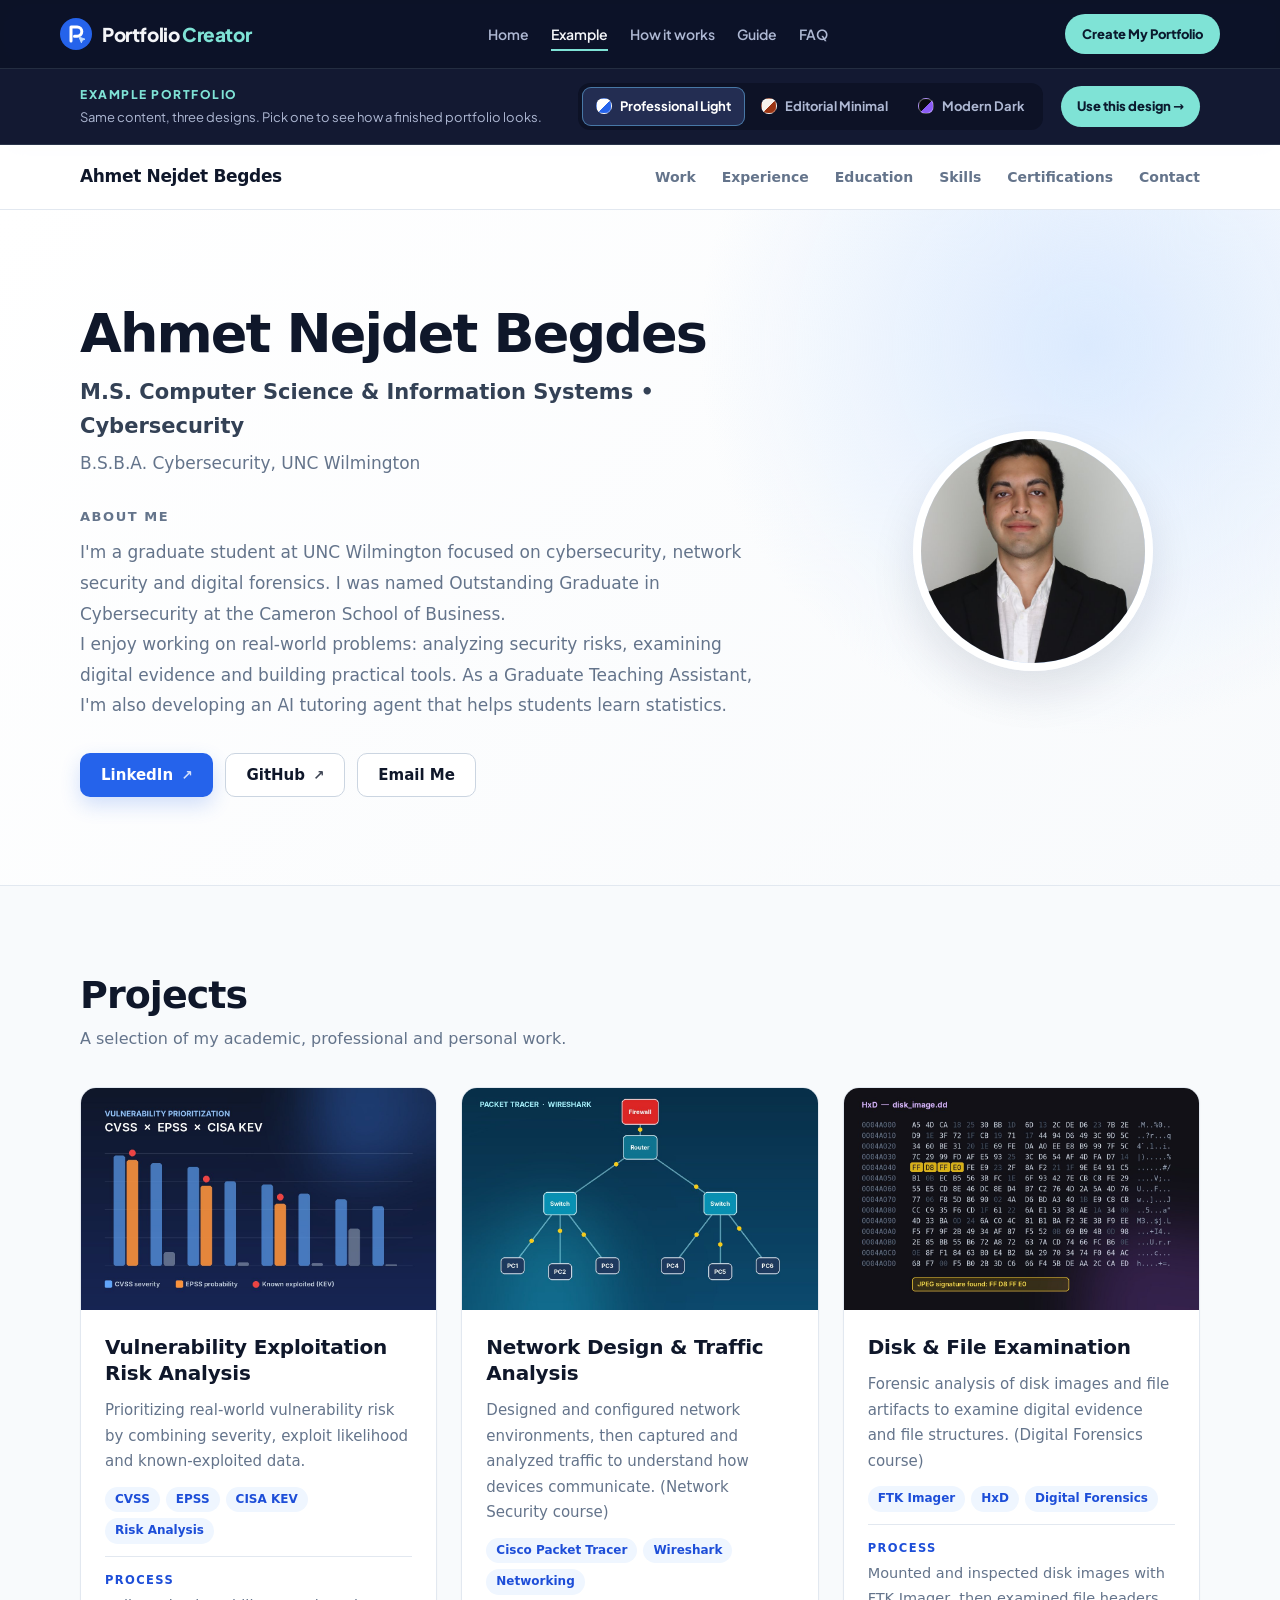
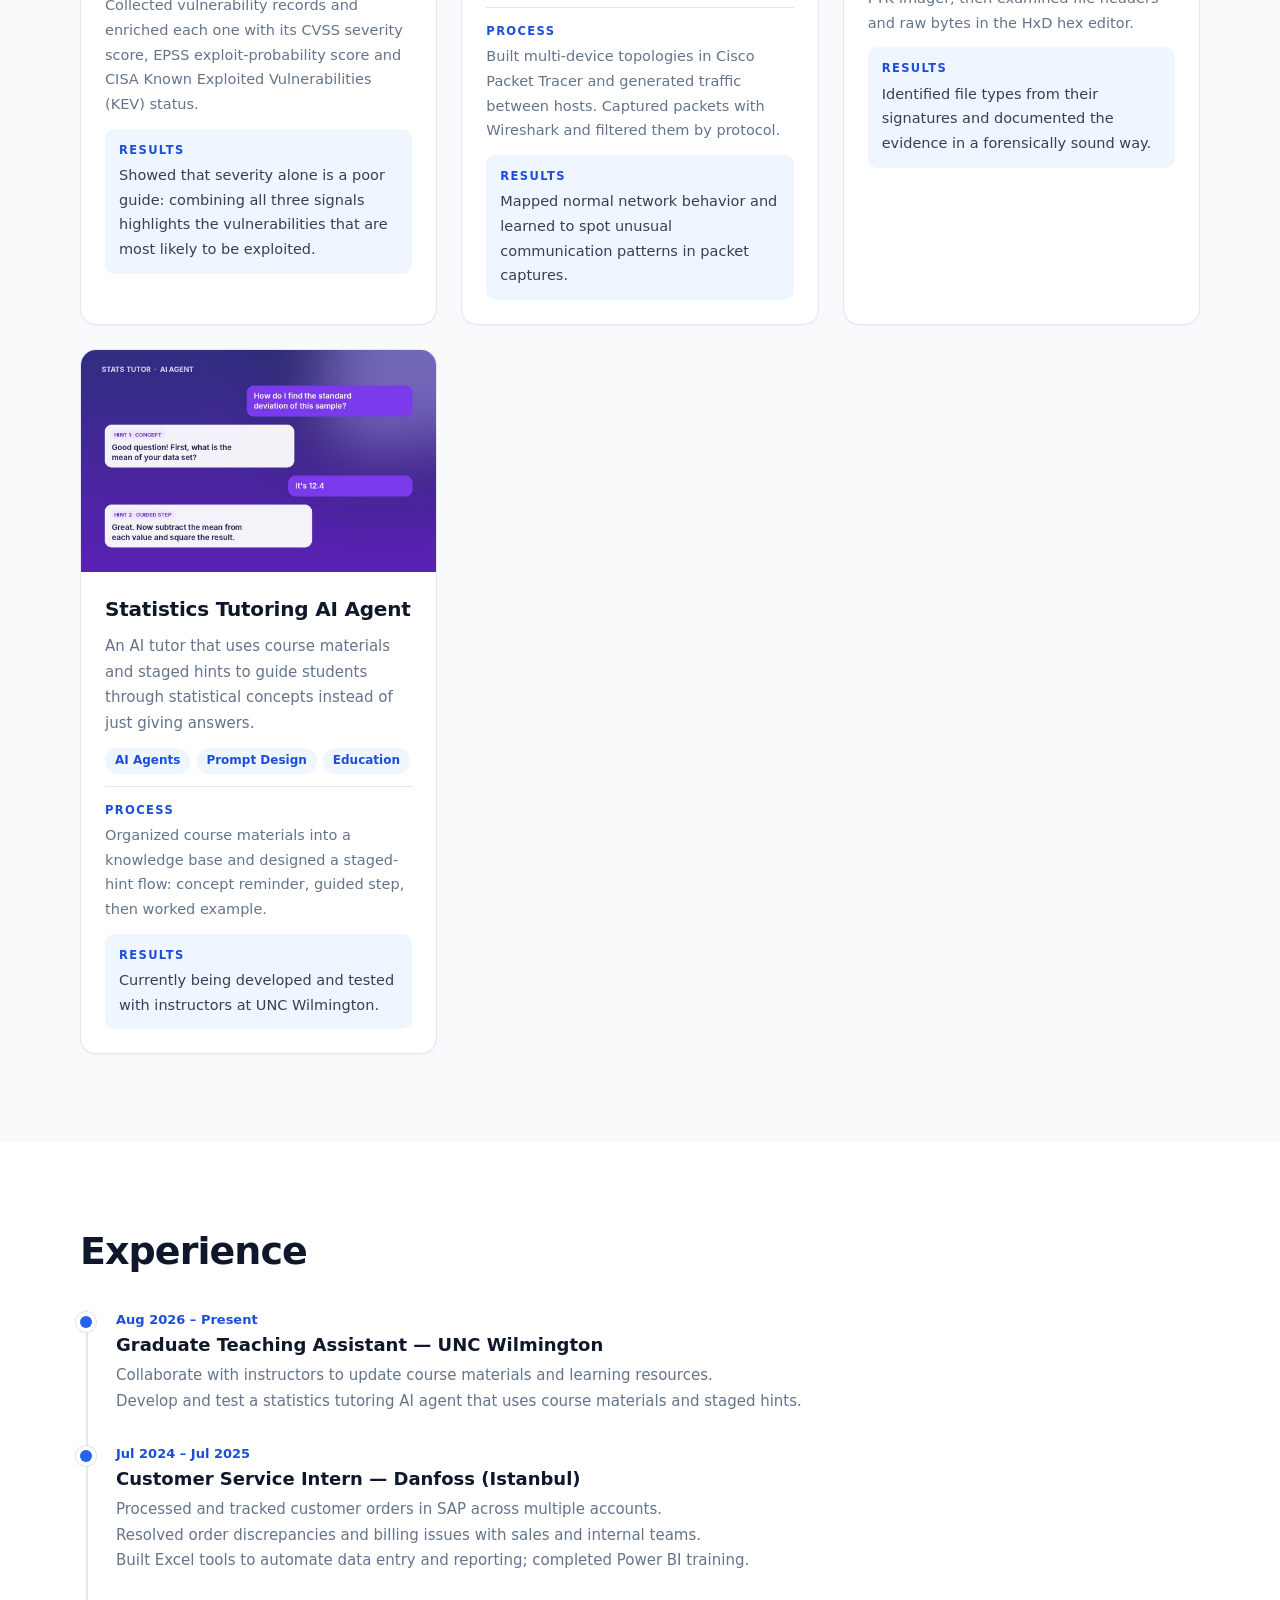
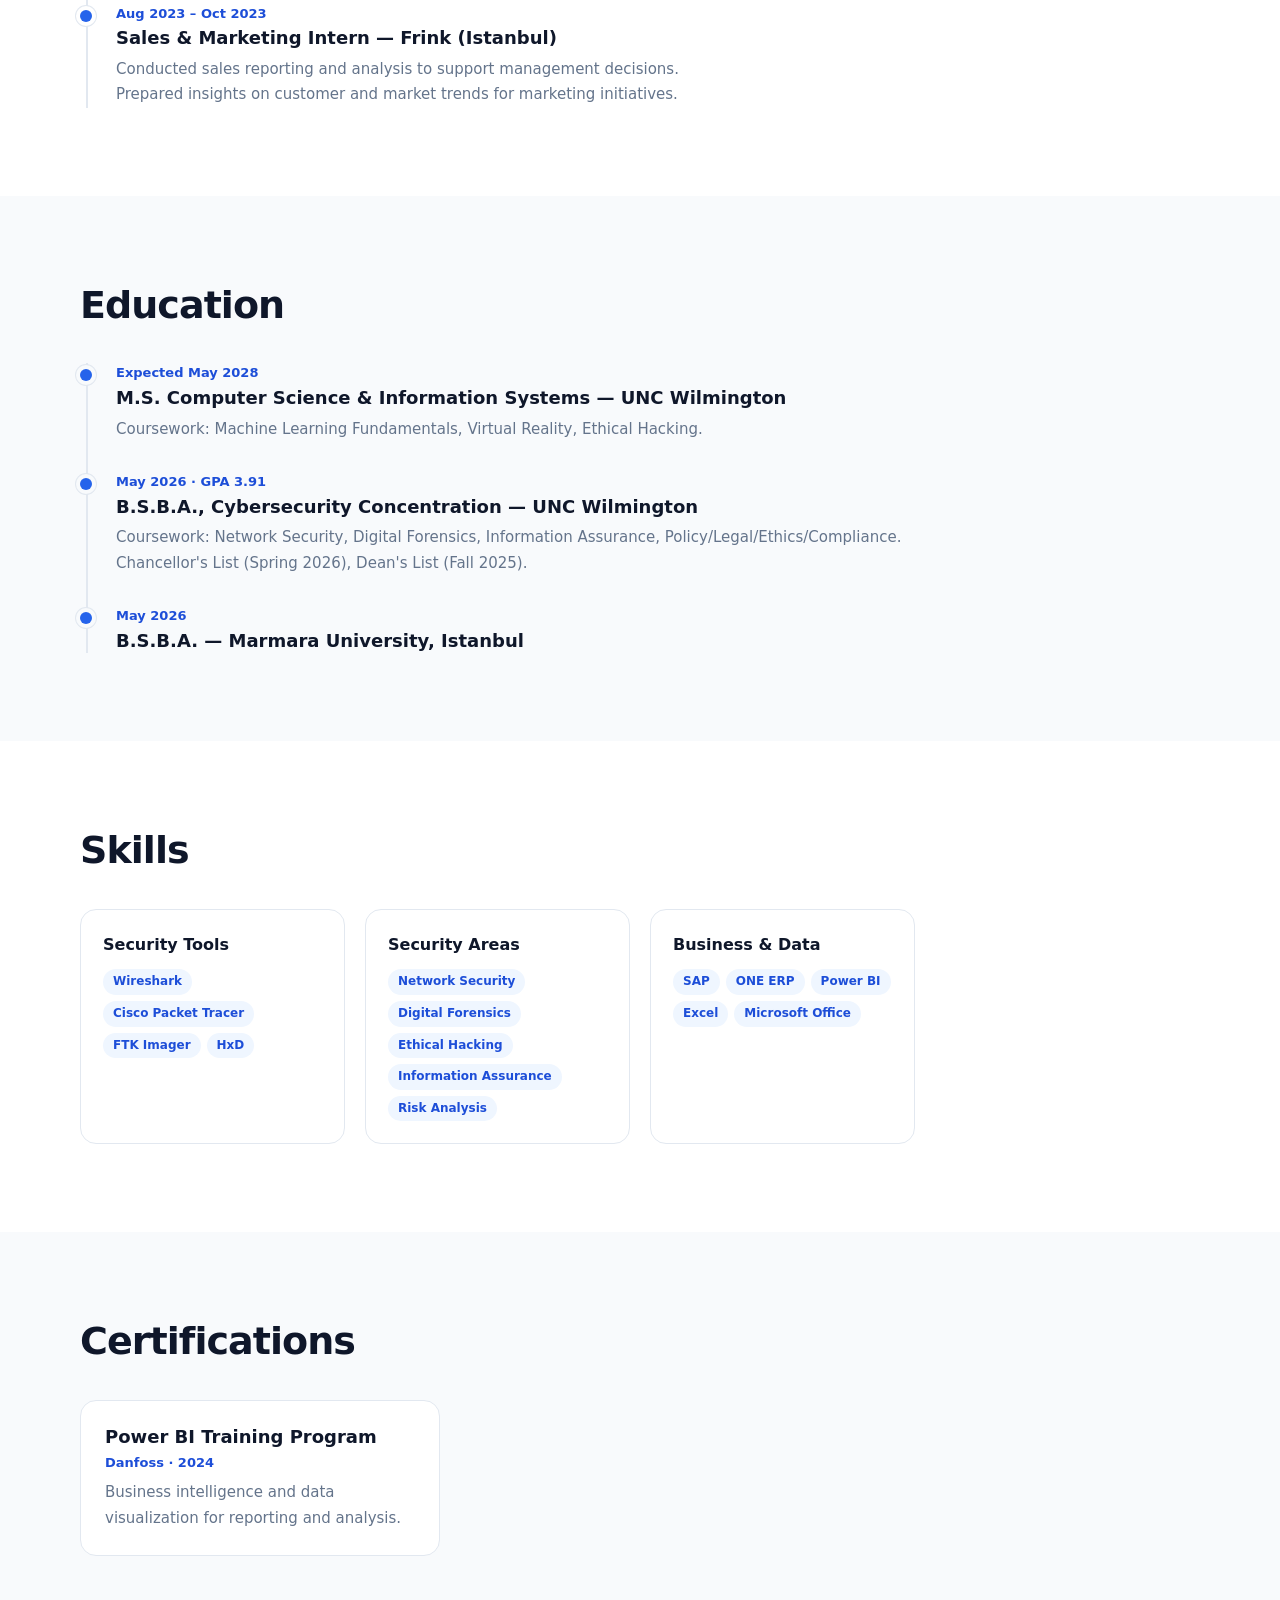
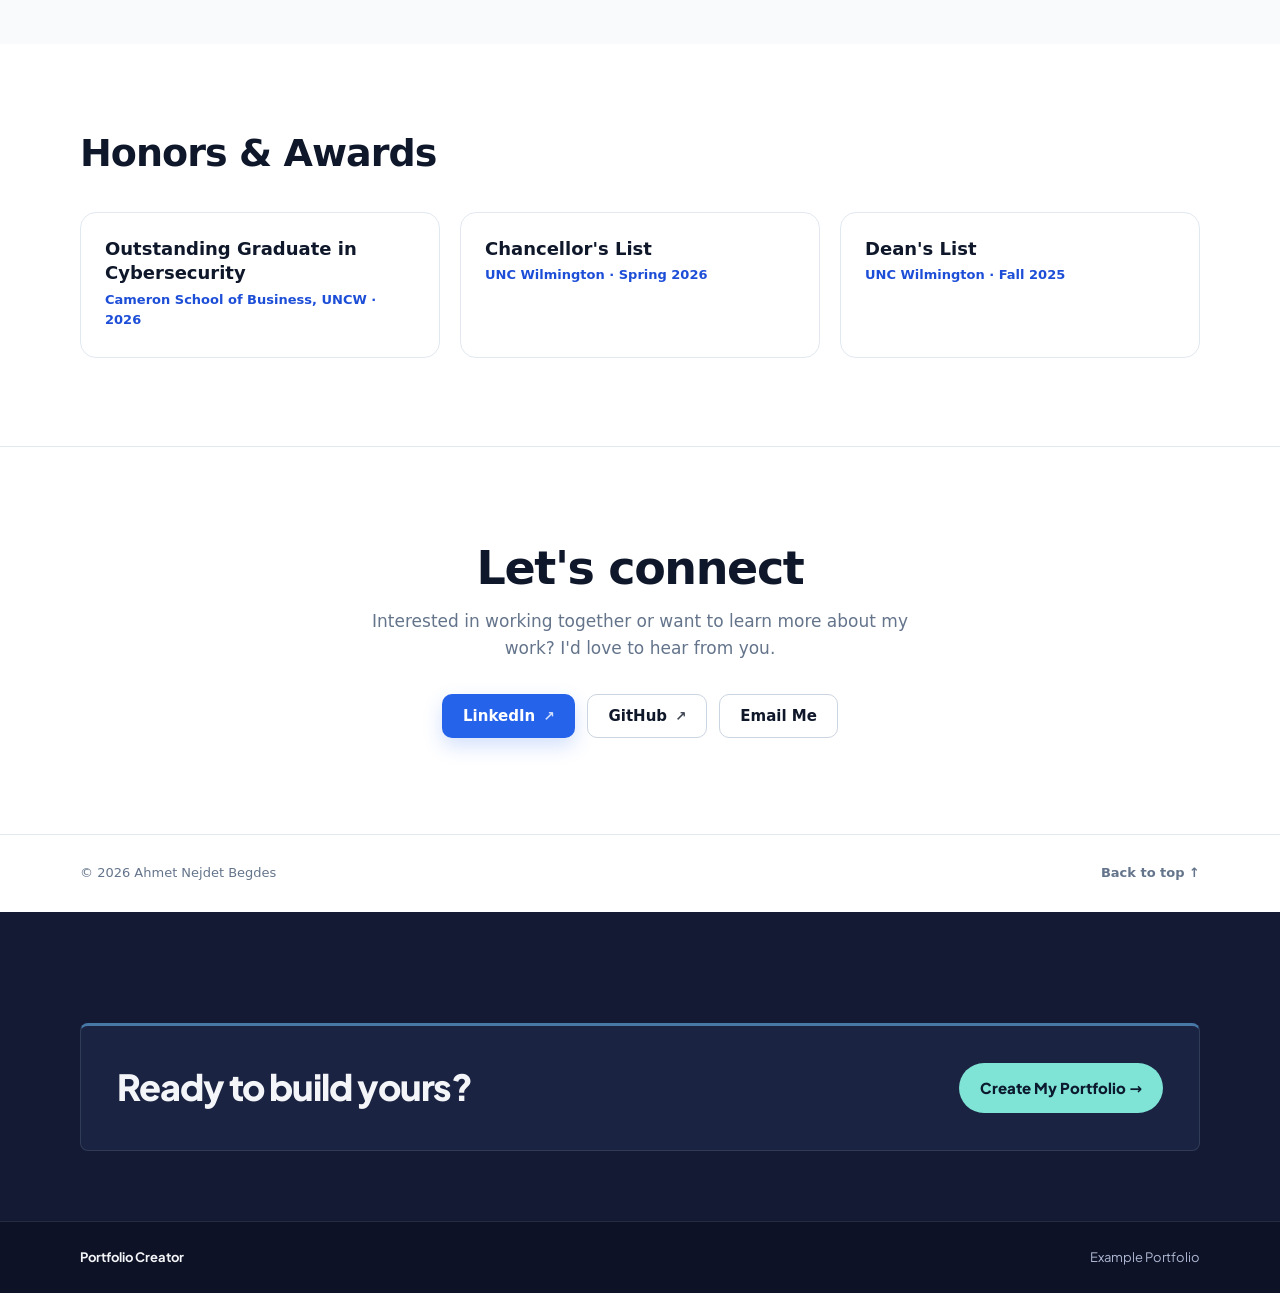
<file: example.html>
<!DOCTYPE html>
<html lang="en">
<head>
    <meta charset="UTF-8">
    <meta name="viewport" content="width=device-width, initial-scale=1.0">
    <title>Example Portfolio | Portfolio Creator</title>
    <meta name="description" content="An example student portfolio made with Portfolio Creator, shown in all three designs.">
    <link rel="icon" href="data:image/svg+xml,%3Csvg xmlns='http://www.w3.org/2000/svg' viewBox='0 0 32 32'%3E%3Ccircle cx='16' cy='16' r='16' fill='%232563eb'/%3E%3Cpath d='M10.5 24V8.5h6.6a5 5 0 0 1 0 10H14' stroke='%23fff' stroke-width='3.6' fill='none' stroke-linecap='round' stroke-linejoin='round'/%3E%3Cpath d='M19 19.2l7 2.6-3 1.2-1.2 3z' fill='%23bfdbfe' stroke='%23bfdbfe' stroke-width='1.2' stroke-linejoin='round'/%3E%3C/svg%3E">
    <link rel="stylesheet" href="style.css?v=10">
    <link rel="stylesheet" href="theme.css?v=6">
    <!-- Portfolio styles: generated by Portfolio Creator (same CSS the exported index.html uses) -->
    <style>

:where(.pf, .pf *) { box-sizing: border-box; margin: 0; padding: 0; }
.pf {
  --bg: #fff; --bg-alt: #f8fafc; --surface: #fff; --surface-2: #f1f5f9;
  --text: #0f172a; --text-2: #334155; --muted: #64748b;
  --line: #e2e8f0; --line-strong: #cbd5e1;
  --accent: #2563eb; --accent-ink: #1d4ed8; --on-accent: #fff;
  --btn-bg: var(--accent); --btn-ink: var(--on-accent);
  --chip-bg: #eff6ff; --chip-ink: #1d4ed8;
  --radius: 16px; --btn-radius: 10px;
  --font-body: Inter, "Segoe UI", system-ui, -apple-system, Roboto, "Helvetica Neue", Arial, sans-serif;
  --font-head: var(--font-body);
  --font-mono: ui-monospace, "SF Mono", "Cascadia Mono", Menlo, Consolas, monospace;
  --hero-bg: var(--bg);
  --nav-bg: rgba(255,255,255,.86);
  --shadow: 0 1px 2px rgba(15,23,42,.04);
  --shadow-lg: 0 20px 45px rgba(15,23,42,.10);
  background: var(--bg); color: var(--text);
  font-family: var(--font-body); font-size: 16px; line-height: 1.6;
  -webkit-font-smoothing: antialiased; text-rendering: optimizeLegibility;
  overflow-wrap: break-word;
  min-height: 100vh;
}
:where(.pf) img { display: block; max-width: 100%; }
:where(.pf) a { color: inherit; }
:where(.pf) :is(ul, ol) { list-style: none; }
:where(.pf) :is(h1, h2, h3, h4) { font-family: var(--font-head); color: var(--text); overflow-wrap: anywhere; }
.pf a:focus-visible, .pf summary:focus-visible { outline: 3px solid var(--accent); outline-offset: 3px; border-radius: 4px; }
.pf-wrap { width: min(1120px, calc(100% - 40px)); margin-inline: auto; }

/* NAV */
.pf-nav { position: sticky; top: 0; z-index: 20; background: var(--nav-bg); border-bottom: 1px solid var(--line);
  -webkit-backdrop-filter: saturate(160%) blur(12px); backdrop-filter: saturate(160%) blur(12px); }
.pf-nav-inner { display: flex; align-items: center; justify-content: space-between; gap: 20px; height: 64px; }
.pf-brand { font-family: var(--font-head); font-weight: 800; font-size: 17px; letter-spacing: -.02em; text-decoration: none; white-space: nowrap; overflow: hidden; text-overflow: ellipsis; max-width: 50%; }
.pf-nav-links { display: flex; gap: 26px; overflow-x: auto; scrollbar-width: none; }
.pf-nav-links::-webkit-scrollbar { display: none; }
.pf-nav-links a { color: var(--muted); font-size: 14px; font-weight: 600; text-decoration: none; white-space: nowrap; transition: color .2s; }
.pf-nav-links a:hover { color: var(--accent-ink); }

/* HERO */
.pf-hero { padding: 96px 0 88px; background: var(--hero-bg); border-bottom: 1px solid var(--line); }
.pf-hero-grid { display: grid; grid-template-columns: minmax(0, 1.5fr) minmax(0, .7fr); gap: 72px; align-items: center; }
.pf-eyebrow { color: var(--accent-ink); font-size: 12px; font-weight: 800; letter-spacing: .16em; text-transform: uppercase; margin-bottom: 16px; }
.pf-name { font-size: clamp(40px, 6vw, 68px); line-height: 1.04; letter-spacing: -.035em; font-weight: 800; margin-bottom: 14px; }
.pf-title { color: var(--text-2); font-size: clamp(18px, 2.2vw, 21px); font-weight: 600; margin-bottom: 30px; }
.pf-about { max-width: 680px; }
.pf-about h2 { font-size: 13px; letter-spacing: .12em; text-transform: uppercase; color: var(--muted); margin-bottom: 10px; font-family: var(--font-body); }
.pf-about p { color: var(--muted); font-size: 17px; line-height: 1.8; white-space: pre-line; }
.pf-links { display: flex; flex-wrap: wrap; gap: 12px; margin-top: 32px; align-items: center; }
.pf-btn { display: inline-flex; align-items: center; gap: 8px; padding: 12px 20px; border-radius: var(--btn-radius);
  border: 1px solid var(--line-strong); background: var(--surface); color: var(--text);
  font-family: var(--font-body); font-size: 15px; font-weight: 700; line-height: 1.2; text-decoration: none;
  transition: transform .2s, background-color .2s, border-color .2s, color .2s, box-shadow .2s; }
.pf-btn:hover { transform: translateY(-2px); border-color: var(--accent); color: var(--accent-ink); }
.pf-btn-primary { background: var(--btn-bg); border-color: transparent; color: var(--btn-ink); box-shadow: 0 8px 20px rgba(37,99,235,.20); }
.pf-btn-primary:hover { color: var(--btn-ink); border-color: transparent; filter: brightness(1.08); }
.pf-btn span[aria-hidden] { font-size: .9em; opacity: .8; }

/* PHOTO (same crop math in editor and export) */
.pf-photo-col { display: flex; flex-direction: column; align-items: center; }
.pf-photo { position: relative; width: 240px; max-width: 100%; aspect-ratio: 1 / 1; border-radius: 50%; overflow: hidden;
  background: linear-gradient(135deg, #dbeafe, #bfdbfe); border: 8px solid var(--surface); box-shadow: var(--shadow-lg);
  display: grid; place-items: center; }
.pf-photo img { position: absolute; inset: 0; width: 100%; height: 100%; max-width: none; object-fit: cover; user-select: none; -webkit-user-drag: none; }
.pf-initials { font-family: var(--font-head); font-size: 56px; font-weight: 800; color: var(--accent-ink); }

/* SECTIONS */
.pf-section { padding: 88px 0; }
.pf-alt { background: var(--bg-alt); }
.pf-section-head { margin-bottom: 36px; max-width: 720px; }
.pf-section-head h2 { font-size: clamp(28px, 4vw, 38px); line-height: 1.15; letter-spacing: -.025em; }
.pf-section-intro { margin-top: 8px; color: var(--muted); }

/* PROJECTS */
.pf-projects { display: grid; grid-template-columns: repeat(auto-fill, minmax(min(100%, 320px), 1fr)); gap: 24px; }
.pf-project { display: flex; flex-direction: column; background: var(--surface); border: 1px solid var(--line); border-radius: var(--radius); overflow: hidden; box-shadow: var(--shadow); transition: transform .25s, box-shadow .25s, border-color .25s; }
.pf-project:hover { transform: translateY(-4px); box-shadow: var(--shadow-lg); }
.pf-media { position: relative; aspect-ratio: 16 / 10; overflow: hidden; background: var(--surface-2); }
.pf-media img { width: 100%; height: 100%; max-width: none; }
.pf-media.fit-cover img { object-fit: cover; }
.pf-media.fit-contain img { object-fit: contain; padding: 18px; }
.pf-media-ph { display: grid; place-items: center; }
.pf-media-ph > span { font-family: var(--font-head); font-size: 54px; font-weight: 800; color: rgba(255,255,255,.92); letter-spacing: -.03em; }
.pf-ph-0 { background: radial-gradient(circle at 75% 20%, #60a5fa, transparent 35%), linear-gradient(135deg, #172554, #2563eb); }
.pf-ph-1 { background: radial-gradient(circle at 70% 30%, #c4b5fd, transparent 35%), linear-gradient(135deg, #312e81, #7c3aed); }
.pf-ph-2 { background: radial-gradient(circle at 20% 30%, #94a3b8, transparent 30%), linear-gradient(135deg, #0f172a, #475569); }
.pf-project-body { display: flex; flex-direction: column; gap: 12px; padding: 24px; flex: 1; }
.pf-project-title { font-size: 20px; line-height: 1.3; letter-spacing: -.01em; }
.pf-project-desc { color: var(--muted); font-size: 15px; line-height: 1.7; white-space: pre-line; }
.pf-chips { display: flex; flex-wrap: wrap; gap: 6px; }
.pf-chips li { padding: 5px 10px; border-radius: 999px; background: var(--chip-bg); color: var(--chip-ink); font-size: 12px; font-weight: 700; line-height: 1.3; }
.pf-case { display: grid; gap: 12px; border-top: 1px solid var(--line); padding-top: 14px; }
.pf-case h4 { margin-bottom: 4px; font-size: 11.5px; letter-spacing: .12em; text-transform: uppercase; color: var(--accent-ink); font-family: var(--font-body); }
.pf-case p { color: var(--muted); font-size: 14.5px; line-height: 1.7; white-space: pre-line; }
.pf-case-results { padding: 12px 14px; border-radius: calc(var(--radius) * .6); background: var(--chip-bg); }
.pf-case-results p { color: var(--text-2); }
.pf-project-link { margin-top: auto; padding-top: 4px; color: var(--accent-ink); font-size: 14px; font-weight: 800; text-decoration: none; align-self: flex-start; }
.pf-project-link:hover { text-decoration: underline; text-underline-offset: 3px; }

/* TIMELINE (experience, education) */
.pf-timeline { position: relative; display: grid; gap: 30px; padding-left: 28px; border-left: 2px solid var(--line); margin-left: 6px; max-width: 820px; }
.pf-timeline > li { position: relative; }
.pf-timeline > li::before { content: ""; position: absolute; left: -36px; top: 6px; width: 12px; height: 12px; border-radius: 50%; background: var(--accent); box-shadow: 0 0 0 4px var(--bg-alt), 0 0 0 5px var(--line); }
.pf-section:not(.pf-alt) .pf-timeline > li::before { box-shadow: 0 0 0 4px var(--bg), 0 0 0 5px var(--line); }
.pf-meta { color: var(--accent-ink); font-size: 13px; font-weight: 700; margin-bottom: 2px; }
.pf-timeline h3, .pf-card h3 { font-size: 18px; line-height: 1.35; }
.pf-entry-text { margin-top: 6px; color: var(--muted); font-size: 15px; line-height: 1.7; white-space: pre-line; }

/* SKILLS */
.pf-skill-groups { display: grid; grid-template-columns: repeat(auto-fill, minmax(min(100%, 260px), 1fr)); gap: 20px; }
.pf-skill-group { padding: 22px; border: 1px solid var(--line); border-radius: var(--radius); background: var(--surface); }
.pf-skill-group h3 { font-size: 16px; margin-bottom: 12px; }

/* CARDS (certifications, custom sections) */
.pf-cards { display: grid; grid-template-columns: repeat(auto-fill, minmax(min(100%, 280px), 1fr)); gap: 20px; }
.pf-card { padding: 24px; border: 1px solid var(--line); border-radius: var(--radius); background: var(--surface); }
.pf-card .pf-meta { margin-top: 4px; }

/* CONTACT */
.pf-contact { padding: 96px 0; text-align: center; border-top: 1px solid var(--line); }
.pf-contact h2 { font-size: clamp(30px, 5vw, 46px); letter-spacing: -.03em; line-height: 1.1; }
.pf-contact p { max-width: 560px; margin: 14px auto 0; color: var(--muted); font-size: 17px; }
.pf-contact .pf-links { justify-content: center; }

/* FOOTER */
.pf .pf-footer { padding: 28px 0; border-top: 1px solid var(--line); background: var(--bg); color: var(--muted); font-size: 13px; }
.pf-footer-inner { display: flex; justify-content: space-between; gap: 16px; flex-wrap: wrap; }
.pf-footer a { color: var(--muted); text-decoration: none; font-weight: 600; }
.pf-footer a:hover { color: var(--accent-ink); }

/* ---------- THEME 1: PROFESSIONAL LIGHT ---------- */
.pf.t-professional {
  --hero-bg: radial-gradient(circle at 85% 20%, #dbeafe 0%, transparent 32%), linear-gradient(135deg, #ffffff 0%, #f8fafc 100%);
}

/* ---------- THEME 2: EDITORIAL MINIMAL ---------- */
.pf.t-editorial {
  --bg: #f7f3ec; --bg-alt: #f1ebe1; --surface: #fffdf9; --surface-2: #efe8dc;
  --text: #1c1917; --text-2: #44403c; --muted: #625a52;
  --line: #e2d9cb; --line-strong: #1c1917;
  --accent: #9a3412; --accent-ink: #9a3412; --on-accent: #fff;
  --btn-bg: #1c1917; --btn-ink: #f7f3ec;
  --chip-bg: transparent; --chip-ink: #44403c;
  --radius: 3px; --btn-radius: 999px;
  --font-head: "Iowan Old Style", "Palatino Linotype", Palatino, "Book Antiqua", Georgia, "Times New Roman", serif;
  --font-body: "Helvetica Neue", Helvetica, Arial, system-ui, sans-serif;
  --nav-bg: rgba(247,243,236,.9);
  --shadow: none; --shadow-lg: none;
  counter-reset: pf-sec;
}
.t-editorial .pf-brand { font-weight: 600; font-size: 19px; letter-spacing: 0; }
.t-editorial .pf-nav-links a { font-weight: 500; color: var(--text-2); }
.t-editorial .pf-hero { padding: 88px 0 80px; border-bottom-color: var(--line-strong); }
.t-editorial .pf-hero-grid { grid-template-columns: minmax(0, .72fr) minmax(0, 1.5fr); gap: 64px; align-items: end; }
.t-editorial .pf-photo-col { order: -1; align-items: stretch; }
.t-editorial .pf-photo { width: 100%; max-width: 320px; aspect-ratio: 4 / 5; border-radius: 2px; border: 0; box-shadow: none; background: #e7dccb; }
.t-editorial .pf-initials { font-weight: 400; font-style: italic; font-size: 64px; color: #44403c; }
.t-editorial .pf-eyebrow { color: var(--text-2); font-family: var(--font-head); font-style: italic; font-weight: 400; font-size: 17px; letter-spacing: 0; text-transform: none; }
.t-editorial .pf-name { font-weight: 500; font-size: clamp(44px, 7vw, 86px); letter-spacing: -.025em; line-height: 1; margin-bottom: 18px; }
.t-editorial .pf-title { font-family: var(--font-head); font-style: italic; font-weight: 400; font-size: clamp(19px, 2.4vw, 24px); }
.t-editorial .pf-about { padding-top: 22px; border-top: 1px solid var(--line); }
.t-editorial .pf-about h2 { color: var(--accent); }
.t-editorial .pf-about p { color: var(--text-2); }
.t-editorial .pf-btn { background: transparent; border-color: var(--line-strong); font-weight: 600; }
.t-editorial .pf-btn:hover { transform: none; background: var(--text); color: var(--bg); border-color: var(--text); }
.t-editorial .pf-btn-primary { background: var(--btn-bg); box-shadow: none; }
.t-editorial .pf-section-head { max-width: none; padding-top: 18px; border-top: 1px solid var(--line-strong); margin-bottom: 44px; }
.t-editorial .pf-section-head h2 { font-weight: 500; font-size: clamp(30px, 4.5vw, 46px); }
.t-editorial .pf-projects { grid-template-columns: 1fr; gap: 0; counter-reset: pf-proj; }
.t-editorial .pf-project { counter-increment: pf-proj; display: grid; grid-template-columns: minmax(0, .95fr) minmax(0, 1.25fr); gap: 44px; align-items: start; padding: 36px 0; background: transparent; border: 0; border-top: 1px solid var(--line); border-radius: 0; }
.t-editorial .pf-project:first-child { border-top: 0; padding-top: 0; }
.t-editorial .pf-project:hover { transform: none; box-shadow: none; }
.t-editorial .pf-media { aspect-ratio: 4 / 3; border-radius: 2px; }
.t-editorial .pf-project-body { padding: 0; }
.t-editorial .pf-project-title { font-weight: 500; font-size: clamp(24px, 3vw, 30px); line-height: 1.2; }
.t-editorial .pf-project-title::before { content: counter(pf-proj, decimal-leading-zero); display: block; margin-bottom: 10px; color: var(--accent); font-family: var(--font-body); font-size: 13px; font-weight: 700; letter-spacing: .1em; }
.t-editorial .pf-project-desc { color: var(--text-2); font-size: 16px; }
.t-editorial .pf-chips { gap: 4px 0; }
.t-editorial .pf-chips li { padding: 0; border-radius: 0; font-size: 13px; font-weight: 600; }
.t-editorial .pf-chips li + li::before { content: "/"; margin: 0 8px; color: var(--accent); }
.t-editorial .pf-project-link { color: var(--text); border-bottom: 1px solid var(--text); font-weight: 600; }
.t-editorial .pf-project-link:hover { text-decoration: none; color: var(--accent); border-color: var(--accent); }
.t-editorial .pf-media-ph > span { color: rgba(28,25,23,.55); font-weight: 400; font-style: italic; font-size: 64px; }
.t-editorial .pf-ph-0 { background: #e7dccb; }
.t-editorial .pf-ph-1 { background: #ddd0bb; }
.t-editorial .pf-ph-2 { background: #d4c4ab; }
.t-editorial .pf-timeline { border-left: 0; padding-left: 0; margin-left: 0; gap: 0; max-width: none; }
.t-editorial .pf-timeline > li { display: grid; grid-template-columns: 180px 1fr; gap: 24px; padding: 22px 0; border-top: 1px solid var(--line); }
.t-editorial .pf-timeline > li:first-child { border-top: 0; padding-top: 0; }
.t-editorial .pf-timeline > li::before { display: none; }
.t-editorial .pf-timeline .pf-meta { color: var(--text-2); font-weight: 600; padding-top: 4px; }
.t-editorial .pf-timeline h3, .t-editorial .pf-card h3, .t-editorial .pf-skill-group h3 { font-weight: 500; font-size: 22px; }
.t-editorial .pf-skill-group, .t-editorial .pf-card { background: transparent; border: 0; border-top: 1px solid var(--line-strong); padding: 18px 0 0; }
.t-editorial .pf-contact h2 { font-weight: 500; font-size: clamp(36px, 6vw, 64px); }
.t-editorial .pf-case h4 { color: var(--accent); }
.t-editorial .pf-case-results { background: transparent; padding: 0 0 0 14px; border-left: 2px solid var(--accent); border-radius: 0; }

/* ---------- THEME 3: MODERN DARK ---------- */
.pf.t-dark {
  --bg: #0a0b10; --bg-alt: #0e1017; --surface: #12141c; --surface-2: #181b25;
  --text: #eef0f5; --text-2: #c9cede; --muted: #9aa2b5;
  --line: rgba(255,255,255,.08); --line-strong: rgba(255,255,255,.18);
  --accent: #a78bfa; --accent-ink: #c4b5fd; --on-accent: #0a0b10;
  --btn-bg: linear-gradient(135deg, #a78bfa, #22d3ee); --btn-ink: #0a0b10;
  --chip-bg: rgba(167,139,250,.12); --chip-ink: #d8ccff;
  --radius: 20px; --btn-radius: 12px;
  --font-body: Inter, "Segoe UI", system-ui, -apple-system, Roboto, "Helvetica Neue", Arial, sans-serif;
  --hero-bg: radial-gradient(700px circle at 85% -10%, rgba(139,92,246,.28), transparent 60%), radial-gradient(500px circle at -5% 110%, rgba(34,211,238,.14), transparent 60%), #0a0b10;
  --nav-bg: rgba(10,11,16,.78);
  --shadow: none; --shadow-lg: 0 24px 60px rgba(0,0,0,.45);
  color-scheme: dark;
}
.t-dark .pf-eyebrow, .t-dark .pf-meta { font-family: var(--font-mono); letter-spacing: .02em; text-transform: none; font-weight: 600; }
.t-dark .pf-eyebrow { color: #67e8f9; font-size: 14px; }
.t-dark .pf-name-text { background: linear-gradient(92deg, #ffffff 30%, #c4b5fd 70%, #67e8f9); -webkit-background-clip: text; background-clip: text; color: transparent; -webkit-text-fill-color: transparent; }
.t-dark .pf-photo { width: 230px; border-radius: 32px; border: 0; background: linear-gradient(135deg, #312e81, #0e7490);
  box-shadow: 0 0 0 1px rgba(255,255,255,.08), 0 0 0 6px rgba(10,11,16,1), 0 0 0 7px rgba(167,139,250,.55), 0 30px 80px rgba(139,92,246,.28); }
.t-dark .pf-initials { color: #fff; }
.t-dark .pf-btn { background: rgba(255,255,255,.03); }
.t-dark .pf-btn:hover { border-color: var(--accent); color: #fff; background: rgba(167,139,250,.10); }
.t-dark .pf-btn-primary { background: var(--btn-bg); box-shadow: 0 10px 30px rgba(139,92,246,.35); }
.t-dark .pf-btn-primary:hover { color: var(--btn-ink); background: var(--btn-bg); }
.t-dark .pf-projects { grid-template-columns: repeat(2, minmax(0, 1fr)); gap: 20px; }
.t-dark .pf-project { position: relative; }
.t-dark .pf-project:hover { border-color: rgba(167,139,250,.45); box-shadow: 0 0 0 1px rgba(167,139,250,.25), 0 24px 60px rgba(139,92,246,.18); }
.t-dark .pf-project:first-child { grid-column: 1 / -1; display: grid; grid-template-columns: minmax(0, 1.25fr) minmax(0, 1fr); }
.t-dark .pf-project:first-child .pf-media { aspect-ratio: auto; min-height: 300px; height: 100%; }
.t-dark .pf-project:first-child .pf-project-body { padding: 36px; justify-content: center; }
.t-dark .pf-project:first-child .pf-project-title { font-size: 26px; }
.t-dark .pf-ph-0 { background: radial-gradient(circle at 70% 25%, rgba(167,139,250,.75), transparent 45%), radial-gradient(circle at 20% 90%, rgba(34,211,238,.45), transparent 45%), #151822; }
.t-dark .pf-ph-1 { background: radial-gradient(circle at 30% 30%, rgba(34,211,238,.6), transparent 45%), #151822; }
.t-dark .pf-ph-2 { background: radial-gradient(circle at 70% 70%, rgba(244,114,182,.55), transparent 45%), #151822; }
.t-dark .pf-media.fit-contain { background: #0f1118; }
.t-dark .pf-case h4 { font-family: var(--font-mono); letter-spacing: .04em; text-transform: none; color: #67e8f9; }
.t-dark .pf-case-results { border: 1px solid rgba(167,139,250,.22); }
.t-dark .pf-chips li { border: 1px solid rgba(167,139,250,.22); font-family: var(--font-mono); font-weight: 500; }
.t-dark .pf-timeline > li::before { background: #67e8f9; box-shadow: 0 0 0 4px var(--bg-alt), 0 0 14px rgba(103,232,249,.8); }
.t-dark .pf-section:not(.pf-alt) .pf-timeline > li::before { box-shadow: 0 0 0 4px var(--bg), 0 0 14px rgba(103,232,249,.8); }
.t-dark .pf-meta { color: #67e8f9; }
.t-dark .pf-contact { background: radial-gradient(600px circle at 50% 120%, rgba(139,92,246,.25), transparent 70%); }
.t-dark .pf-skill-group, .t-dark .pf-card { background: linear-gradient(180deg, rgba(255,255,255,.035), rgba(255,255,255,.01)); }

/* ---------- EXTRA LINES UNDER THE TITLE ---------- */
.pf-subtitles { margin: -22px 0 30px; display: grid; gap: 3px; justify-items: start; }
.pf-subtitles.is-empty { margin-top: -18px; }
.pf-subtitle { color: var(--muted); font-size: 17px; font-weight: 500; line-height: 1.5; }
.t-editorial .pf-subtitle { font-family: var(--font-head); font-style: italic; font-size: 19px; color: var(--text-2); }
.t-editorial .pf-subtitles { margin-top: -14px; }

/* ---------- NAME SIZE (chosen by the student) ---------- */
.pf-size-medium .pf-name { font-size: clamp(34px, 4.8vw, 54px); }
.pf-size-small .pf-name { font-size: clamp(30px, 3.8vw, 42px); letter-spacing: -.025em; }
.t-editorial.pf-size-medium .pf-name { font-size: clamp(38px, 5.6vw, 66px); }
.t-editorial.pf-size-small .pf-name { font-size: clamp(32px, 4.4vw, 50px); }

/* ---------- RESPONSIVE ---------- */
@media (max-width: 860px) {
  .pf-hero { padding: 56px 0 52px; }
  .pf-hero-grid, .t-editorial .pf-hero-grid { grid-template-columns: 1fr; gap: 36px; }
  .pf-photo-col { order: -1; align-items: flex-start; }
  .pf-photo { width: 168px; border-width: 6px; }
  .t-editorial .pf-photo { width: 200px; }
  .t-dark .pf-photo { width: 160px; border-radius: 26px; }
  .pf-initials { font-size: 44px; }
  .pf-section { padding: 64px 0; }
  .pf-contact { padding: 72px 0; }
  .t-dark .pf-projects { grid-template-columns: 1fr; }
  .t-dark .pf-project:first-child { display: flex; }
  .t-dark .pf-project:first-child .pf-media { aspect-ratio: 16 / 10; min-height: 0; height: auto; }
  .t-dark .pf-project:first-child .pf-project-body { padding: 24px; }
  .t-editorial .pf-project { grid-template-columns: 1fr; gap: 20px; }
  .t-editorial .pf-timeline > li { grid-template-columns: 1fr; gap: 6px; }
  .pf-nav-links { gap: 18px; }
}
@media (max-width: 520px) {
  .pf-size-medium .pf-name, .t-editorial.pf-size-medium .pf-name { font-size: 34px; }
  .pf-size-small .pf-name, .t-editorial.pf-size-small .pf-name { font-size: 29px; }
  .pf-wrap { width: calc(100% - 32px); }
  .pf-nav-inner { height: 56px; }
  .pf-nav-links a:not(.pf-nav-contact) { display: none; }
  .pf-links .pf-btn { flex: 1 1 auto; justify-content: center; }
  .pf-about p, .pf-contact p { font-size: 16px; }
  .pf-project-body { padding: 20px; }
  .t-editorial .pf-project-body { padding: 0; }
  .pf-footer-inner { flex-direction: column; }
}
@media (prefers-reduced-motion: reduce) {
  .pf *, .pf *::before, .pf *::after { transition: none !important; animation: none !important; }
}
@media print {
  .pf-nav { position: static; }
  .pf-project:hover { transform: none; }
}

/* Editor-only adjustments (never present in the export) */
.pf.is-editing { min-height: 0; }
.pf.is-editing .pf-nav { top: var(--pc-sticky-top, 0px); }
.pf.is-editing [id^="pf-"] { scroll-margin-top: calc(var(--pc-sticky-top, 0px) + 64px); }
.pf.is-editing .pf-project:hover { transform: none; }

    </style>
</head>

<body class="example-body">

    <a class="skip-link" href="#example-stage">Skip to the example</a>

    <header class="hx-nav">
        <div class="hx-wrap hx-nav-inner">
            <a href="index.html" class="hx-logo"><svg class="hx-logo-mark" width="32" height="32" viewBox="0 0 32 32" aria-hidden="true" focusable="false"><circle cx="16" cy="16" r="16" fill="#2563eb"/><path d="M11 23V9h6.2a4.6 4.6 0 0 1 0 9.2H14.5" stroke="#ffffff" stroke-width="3" fill="none" stroke-linecap="round" stroke-linejoin="round"/><path d="M19 19l6 2.2-2.6 1-1 2.6z" fill="#bfdbfe" stroke="#bfdbfe" stroke-width="1" stroke-linejoin="round"/></svg><span>Portfolio <span class="hx-logo-accent">Creator</span></span></a>

            <nav class="hx-links" aria-label="Main navigation">
                <a href="index.html">Home</a>
                <a href="example.html" class="is-active" aria-current="page">Example</a>
                <a href="index.html#how-it-works">How it works</a>
                <a href="guide.html">Guide</a>
                <a href="index.html#faq">FAQ</a>
            </nav>

            <a href="creator.html" class="hx-btn hx-btn-blue hx-btn-sm">Create My Portfolio</a>
        </div>
    </header>

    <!-- Design switcher -->
    <section class="example-switcher" aria-label="Choose a design">
        <div class="container example-switcher-content">

            <div class="example-intro">
                <p class="section-label">EXAMPLE PORTFOLIO</p>
                <p class="example-lead">Same content, three designs. Pick one to see how a finished portfolio looks.</p>
            </div>

            <div class="example-tabs" role="tablist" aria-label="Portfolio design">
                <button type="button" role="tab" id="tab-professional" aria-controls="view-professional" aria-selected="true" data-theme="professional">
                    <span class="theme-swatch swatch-professional" aria-hidden="true"></span> Professional Light
                </button>
                <button type="button" role="tab" id="tab-editorial" aria-controls="view-editorial" aria-selected="false" tabindex="-1" data-theme="editorial">
                    <span class="theme-swatch swatch-editorial" aria-hidden="true"></span> Editorial Minimal
                </button>
                <button type="button" role="tab" id="tab-dark" aria-controls="view-dark" aria-selected="false" tabindex="-1" data-theme="dark">
                    <span class="theme-swatch swatch-dark" aria-hidden="true"></span> Modern Dark
                </button>
            </div>

            <a class="button primary example-use" id="example-use" href="creator.html?theme=professional">Use this design →</a>

        </div>
    </section>

    <main class="example-stage" id="example-stage">

        <div class="example-view" role="tabpanel" id="view-professional" aria-labelledby="tab-professional">
<div class="pf t-professional pf-size-medium" id="ex-professional-top"><header class="pf-nav"><div class="pf-wrap pf-nav-inner"><a class="pf-brand" href="#ex-professional-top">Ahmet Nejdet Begdes</a><nav class="pf-nav-links" aria-label="Sections"><a href="#ex-professional-projects">Work</a><a href="#ex-professional-experience">Experience</a><a href="#ex-professional-education">Education</a><a href="#ex-professional-skills">Skills</a><a href="#ex-professional-certifications">Certifications</a><a href="#ex-professional-contact" class="pf-nav-contact">Contact</a></nav></div></header><main><section class="pf-hero"><div class="pf-wrap pf-hero-grid"><div class="pf-hero-text"><h1 class="pf-name"><span class="pf-name-text">Ahmet Nejdet Begdes</span></h1><p class="pf-title">M.S. Computer Science &amp; Information Systems • Cybersecurity</p><div class="pf-subtitles"><p class="pf-subtitle">B.S.B.A. Cybersecurity, UNC Wilmington</p></div><div class="pf-about"><h2>About me</h2><p>I&#039;m a graduate student at UNC Wilmington focused on cybersecurity, network security and digital forensics. I was named Outstanding Graduate in Cybersecurity at the Cameron School of Business.
I enjoy working on real-world problems: analyzing security risks, examining digital evidence and building practical tools. As a Graduate Teaching Assistant, I&#039;m also developing an AI tutoring agent that helps students learn statistics.</p></div><div class="pf-links"><a class="pf-btn pf-btn-primary" href="https://www.linkedin.com/in/ahmetnejdetbegdes2003/" target="_blank" rel="noopener noreferrer">LinkedIn <span aria-hidden="true">↗</span></a><a class="pf-btn" href="https://github.com/anejdetbegdes-gif" target="_blank" rel="noopener noreferrer">GitHub <span aria-hidden="true">↗</span></a><a class="pf-btn" href="mailto:a.nejdetbegdes@gmail.com">Email Me</a></div></div><div class="pf-photo-col"><div class="pf-photo"><img src="profile.jpg" alt="Portrait of Ahmet Nejdet Begdes" style="object-position:50.0% 30.0%;transform:scale(1.000);transform-origin:50.0% 30.0%"></div></div></div></section><section class="pf-section pf-alt" id="ex-professional-projects" aria-labelledby="ex-professional-projects-h"><div class="pf-wrap"><div class="pf-section-head"><div><h2 id="ex-professional-projects-h">Projects</h2><p class="pf-section-intro">A selection of my academic, professional and personal work.</p></div></div><div class="pf-projects"><article class="pf-project" data-id="p1"><div class="pf-media fit-cover"><img src="example-assets/project-risk.jpg" alt="Image for Vulnerability Exploitation Risk Analysis"></div><div class="pf-project-body"><h3 class="pf-project-title">Vulnerability Exploitation Risk Analysis</h3><p class="pf-project-desc">Prioritizing real-world vulnerability risk by combining severity, exploit likelihood and known-exploited data.</p><ul class="pf-chips" aria-label="Technologies"><li>CVSS</li><li>EPSS</li><li>CISA KEV</li><li>Risk Analysis</li></ul><div class="pf-case"><div class="pf-case-block"><h4>Process</h4><p>Collected vulnerability records and enriched each one with its CVSS severity score, EPSS exploit-probability score and CISA Known Exploited Vulnerabilities (KEV) status.</p></div><div class="pf-case-block pf-case-results"><h4>Results</h4><p>Showed that severity alone is a poor guide: combining all three signals highlights the vulnerabilities that are most likely to be exploited.</p></div></div></div></article><article class="pf-project" data-id="p2"><div class="pf-media fit-cover"><img src="example-assets/project-network.jpg" alt="Image for Network Design &amp; Traffic Analysis"></div><div class="pf-project-body"><h3 class="pf-project-title">Network Design &amp; Traffic Analysis</h3><p class="pf-project-desc">Designed and configured network environments, then captured and analyzed traffic to understand how devices communicate. (Network Security course)</p><ul class="pf-chips" aria-label="Technologies"><li>Cisco Packet Tracer</li><li>Wireshark</li><li>Networking</li></ul><div class="pf-case"><div class="pf-case-block"><h4>Process</h4><p>Built multi-device topologies in Cisco Packet Tracer and generated traffic between hosts. Captured packets with Wireshark and filtered them by protocol.</p></div><div class="pf-case-block pf-case-results"><h4>Results</h4><p>Mapped normal network behavior and learned to spot unusual communication patterns in packet captures.</p></div></div></div></article><article class="pf-project" data-id="p3"><div class="pf-media fit-cover"><img src="example-assets/project-forensics.jpg" alt="Image for Disk &amp; File Examination"></div><div class="pf-project-body"><h3 class="pf-project-title">Disk &amp; File Examination</h3><p class="pf-project-desc">Forensic analysis of disk images and file artifacts to examine digital evidence and file structures. (Digital Forensics course)</p><ul class="pf-chips" aria-label="Technologies"><li>FTK Imager</li><li>HxD</li><li>Digital Forensics</li></ul><div class="pf-case"><div class="pf-case-block"><h4>Process</h4><p>Mounted and inspected disk images with FTK Imager, then examined file headers and raw bytes in the HxD hex editor.</p></div><div class="pf-case-block pf-case-results"><h4>Results</h4><p>Identified file types from their signatures and documented the evidence in a forensically sound way.</p></div></div></div></article><article class="pf-project" data-id="p4"><div class="pf-media fit-cover"><img src="example-assets/project-tutor.jpg" alt="Image for Statistics Tutoring AI Agent"></div><div class="pf-project-body"><h3 class="pf-project-title">Statistics Tutoring AI Agent</h3><p class="pf-project-desc">An AI tutor that uses course materials and staged hints to guide students through statistical concepts instead of just giving answers.</p><ul class="pf-chips" aria-label="Technologies"><li>AI Agents</li><li>Prompt Design</li><li>Education</li></ul><div class="pf-case"><div class="pf-case-block"><h4>Process</h4><p>Organized course materials into a knowledge base and designed a staged-hint flow: concept reminder, guided step, then worked example.</p></div><div class="pf-case-block pf-case-results"><h4>Results</h4><p>Currently being developed and tested with instructors at UNC Wilmington.</p></div></div></div></article></div></div></section><section class="pf-section" id="ex-professional-experience" aria-labelledby="ex-professional-experience-h"><div class="pf-wrap"><div class="pf-section-head"><div><h2 id="ex-professional-experience-h">Experience</h2></div></div><ol class="pf-timeline"><li><p class="pf-meta">Aug 2026 – Present</p><div><h3>Graduate Teaching Assistant — UNC Wilmington</h3><p class="pf-entry-text">Collaborate with instructors to update course materials and learning resources.
Develop and test a statistics tutoring AI agent that uses course materials and staged hints.</p></div></li><li><p class="pf-meta">Jul 2024 – Jul 2025</p><div><h3>Customer Service Intern — Danfoss (Istanbul)</h3><p class="pf-entry-text">Processed and tracked customer orders in SAP across multiple accounts.
Resolved order discrepancies and billing issues with sales and internal teams.
Built Excel tools to automate data entry and reporting; completed Power BI training.</p></div></li><li><p class="pf-meta">Aug 2023 – Oct 2023</p><div><h3>Sales &amp; Marketing Intern — Frink (Istanbul)</h3><p class="pf-entry-text">Conducted sales reporting and analysis to support management decisions.
Prepared insights on customer and market trends for marketing initiatives.</p></div></li></ol></div></section><section class="pf-section pf-alt" id="ex-professional-education" aria-labelledby="ex-professional-education-h"><div class="pf-wrap"><div class="pf-section-head"><div><h2 id="ex-professional-education-h">Education</h2></div></div><ol class="pf-timeline"><li><p class="pf-meta">Expected May 2028</p><div><h3>M.S. Computer Science &amp; Information Systems — UNC Wilmington</h3><p class="pf-entry-text">Coursework: Machine Learning Fundamentals, Virtual Reality, Ethical Hacking.</p></div></li><li><p class="pf-meta">May 2026 · GPA 3.91</p><div><h3>B.S.B.A., Cybersecurity Concentration — UNC Wilmington</h3><p class="pf-entry-text">Coursework: Network Security, Digital Forensics, Information Assurance, Policy/Legal/Ethics/Compliance.
Chancellor&#039;s List (Spring 2026), Dean&#039;s List (Fall 2025).</p></div></li><li><p class="pf-meta">May 2026</p><div><h3>B.S.B.A. — Marmara University, Istanbul</h3></div></li></ol></div></section><section class="pf-section" id="ex-professional-skills" aria-labelledby="ex-professional-skills-h"><div class="pf-wrap"><div class="pf-section-head"><div><h2 id="ex-professional-skills-h">Skills</h2></div></div><div class="pf-skill-groups"><div class="pf-skill-group"><h3>Security Tools</h3><ul class="pf-chips"><li>Wireshark</li><li>Cisco Packet Tracer</li><li>FTK Imager</li><li>HxD</li></ul></div><div class="pf-skill-group"><h3>Security Areas</h3><ul class="pf-chips"><li>Network Security</li><li>Digital Forensics</li><li>Ethical Hacking</li><li>Information Assurance</li><li>Risk Analysis</li></ul></div><div class="pf-skill-group"><h3>Business &amp; Data</h3><ul class="pf-chips"><li>SAP</li><li>ONE ERP</li><li>Power BI</li><li>Excel</li><li>Microsoft Office</li></ul></div></div></div></section><section class="pf-section pf-alt" id="ex-professional-certifications" aria-labelledby="ex-professional-certifications-h"><div class="pf-wrap"><div class="pf-section-head"><div><h2 id="ex-professional-certifications-h">Certifications</h2></div></div><div class="pf-cards"><div class="pf-card"><h3>Power BI Training Program</h3><p class="pf-meta">Danfoss · 2024</p><p class="pf-entry-text">Business intelligence and data visualization for reporting and analysis.</p></div></div></div></section><section class="pf-section" id="ex-professional-custom-1" aria-labelledby="ex-professional-custom-1-h"><div class="pf-wrap"><div class="pf-section-head"><div><h2 id="ex-professional-custom-1-h">Honors &amp; Awards</h2></div></div><div class="pf-cards"><div class="pf-card"><h3>Outstanding Graduate in Cybersecurity</h3><p class="pf-meta">Cameron School of Business, UNCW · 2026</p></div><div class="pf-card"><h3>Chancellor&#039;s List</h3><p class="pf-meta">UNC Wilmington · Spring 2026</p></div><div class="pf-card"><h3>Dean&#039;s List</h3><p class="pf-meta">UNC Wilmington · Fall 2025</p></div></div></div></section><section class="pf-contact" id="ex-professional-contact" aria-labelledby="ex-professional-contact-h"><div class="pf-wrap"><h2 id="ex-professional-contact-h">Let's connect</h2><p>Interested in working together or want to learn more about my work? I'd love to hear from you.</p><div class="pf-links"><a class="pf-btn pf-btn-primary" href="https://www.linkedin.com/in/ahmetnejdetbegdes2003/" target="_blank" rel="noopener noreferrer">LinkedIn <span aria-hidden="true">↗</span></a><a class="pf-btn" href="https://github.com/anejdetbegdes-gif" target="_blank" rel="noopener noreferrer">GitHub <span aria-hidden="true">↗</span></a><a class="pf-btn" href="mailto:a.nejdetbegdes@gmail.com">Email Me</a></div></div></section></main><footer class="pf-footer"><div class="pf-wrap pf-footer-inner"><span>© 2026 Ahmet Nejdet Begdes</span><a href="#ex-professional-top">Back to top ↑</a></div></footer></div>
        </div>

        <div class="example-view" role="tabpanel" id="view-editorial" aria-labelledby="tab-editorial" hidden>
<div class="pf t-editorial pf-size-medium" id="ex-editorial-top"><header class="pf-nav"><div class="pf-wrap pf-nav-inner"><a class="pf-brand" href="#ex-editorial-top">Ahmet Nejdet Begdes</a><nav class="pf-nav-links" aria-label="Sections"><a href="#ex-editorial-projects">Work</a><a href="#ex-editorial-experience">Experience</a><a href="#ex-editorial-education">Education</a><a href="#ex-editorial-skills">Skills</a><a href="#ex-editorial-certifications">Certifications</a><a href="#ex-editorial-contact" class="pf-nav-contact">Contact</a></nav></div></header><main><section class="pf-hero"><div class="pf-wrap pf-hero-grid"><div class="pf-hero-text"><h1 class="pf-name"><span class="pf-name-text">Ahmet Nejdet Begdes</span></h1><p class="pf-title">M.S. Computer Science &amp; Information Systems • Cybersecurity</p><div class="pf-subtitles"><p class="pf-subtitle">B.S.B.A. Cybersecurity, UNC Wilmington</p></div><div class="pf-about"><h2>About me</h2><p>I&#039;m a graduate student at UNC Wilmington focused on cybersecurity, network security and digital forensics. I was named Outstanding Graduate in Cybersecurity at the Cameron School of Business.
I enjoy working on real-world problems: analyzing security risks, examining digital evidence and building practical tools. As a Graduate Teaching Assistant, I&#039;m also developing an AI tutoring agent that helps students learn statistics.</p></div><div class="pf-links"><a class="pf-btn pf-btn-primary" href="https://www.linkedin.com/in/ahmetnejdetbegdes2003/" target="_blank" rel="noopener noreferrer">LinkedIn <span aria-hidden="true">↗</span></a><a class="pf-btn" href="https://github.com/anejdetbegdes-gif" target="_blank" rel="noopener noreferrer">GitHub <span aria-hidden="true">↗</span></a><a class="pf-btn" href="mailto:a.nejdetbegdes@gmail.com">Email Me</a></div></div><div class="pf-photo-col"><div class="pf-photo"><img src="profile.jpg" alt="Portrait of Ahmet Nejdet Begdes" style="object-position:50.0% 30.0%;transform:scale(1.000);transform-origin:50.0% 30.0%"></div></div></div></section><section class="pf-section pf-alt" id="ex-editorial-projects" aria-labelledby="ex-editorial-projects-h"><div class="pf-wrap"><div class="pf-section-head"><div><h2 id="ex-editorial-projects-h">Projects</h2><p class="pf-section-intro">A selection of my academic, professional and personal work.</p></div></div><div class="pf-projects"><article class="pf-project" data-id="p1"><div class="pf-media fit-cover"><img src="example-assets/project-risk.jpg" alt="Image for Vulnerability Exploitation Risk Analysis"></div><div class="pf-project-body"><h3 class="pf-project-title">Vulnerability Exploitation Risk Analysis</h3><p class="pf-project-desc">Prioritizing real-world vulnerability risk by combining severity, exploit likelihood and known-exploited data.</p><ul class="pf-chips" aria-label="Technologies"><li>CVSS</li><li>EPSS</li><li>CISA KEV</li><li>Risk Analysis</li></ul><div class="pf-case"><div class="pf-case-block"><h4>Process</h4><p>Collected vulnerability records and enriched each one with its CVSS severity score, EPSS exploit-probability score and CISA Known Exploited Vulnerabilities (KEV) status.</p></div><div class="pf-case-block pf-case-results"><h4>Results</h4><p>Showed that severity alone is a poor guide: combining all three signals highlights the vulnerabilities that are most likely to be exploited.</p></div></div></div></article><article class="pf-project" data-id="p2"><div class="pf-media fit-cover"><img src="example-assets/project-network.jpg" alt="Image for Network Design &amp; Traffic Analysis"></div><div class="pf-project-body"><h3 class="pf-project-title">Network Design &amp; Traffic Analysis</h3><p class="pf-project-desc">Designed and configured network environments, then captured and analyzed traffic to understand how devices communicate. (Network Security course)</p><ul class="pf-chips" aria-label="Technologies"><li>Cisco Packet Tracer</li><li>Wireshark</li><li>Networking</li></ul><div class="pf-case"><div class="pf-case-block"><h4>Process</h4><p>Built multi-device topologies in Cisco Packet Tracer and generated traffic between hosts. Captured packets with Wireshark and filtered them by protocol.</p></div><div class="pf-case-block pf-case-results"><h4>Results</h4><p>Mapped normal network behavior and learned to spot unusual communication patterns in packet captures.</p></div></div></div></article><article class="pf-project" data-id="p3"><div class="pf-media fit-cover"><img src="example-assets/project-forensics.jpg" alt="Image for Disk &amp; File Examination"></div><div class="pf-project-body"><h3 class="pf-project-title">Disk &amp; File Examination</h3><p class="pf-project-desc">Forensic analysis of disk images and file artifacts to examine digital evidence and file structures. (Digital Forensics course)</p><ul class="pf-chips" aria-label="Technologies"><li>FTK Imager</li><li>HxD</li><li>Digital Forensics</li></ul><div class="pf-case"><div class="pf-case-block"><h4>Process</h4><p>Mounted and inspected disk images with FTK Imager, then examined file headers and raw bytes in the HxD hex editor.</p></div><div class="pf-case-block pf-case-results"><h4>Results</h4><p>Identified file types from their signatures and documented the evidence in a forensically sound way.</p></div></div></div></article><article class="pf-project" data-id="p4"><div class="pf-media fit-cover"><img src="example-assets/project-tutor.jpg" alt="Image for Statistics Tutoring AI Agent"></div><div class="pf-project-body"><h3 class="pf-project-title">Statistics Tutoring AI Agent</h3><p class="pf-project-desc">An AI tutor that uses course materials and staged hints to guide students through statistical concepts instead of just giving answers.</p><ul class="pf-chips" aria-label="Technologies"><li>AI Agents</li><li>Prompt Design</li><li>Education</li></ul><div class="pf-case"><div class="pf-case-block"><h4>Process</h4><p>Organized course materials into a knowledge base and designed a staged-hint flow: concept reminder, guided step, then worked example.</p></div><div class="pf-case-block pf-case-results"><h4>Results</h4><p>Currently being developed and tested with instructors at UNC Wilmington.</p></div></div></div></article></div></div></section><section class="pf-section" id="ex-editorial-experience" aria-labelledby="ex-editorial-experience-h"><div class="pf-wrap"><div class="pf-section-head"><div><h2 id="ex-editorial-experience-h">Experience</h2></div></div><ol class="pf-timeline"><li><p class="pf-meta">Aug 2026 – Present</p><div><h3>Graduate Teaching Assistant — UNC Wilmington</h3><p class="pf-entry-text">Collaborate with instructors to update course materials and learning resources.
Develop and test a statistics tutoring AI agent that uses course materials and staged hints.</p></div></li><li><p class="pf-meta">Jul 2024 – Jul 2025</p><div><h3>Customer Service Intern — Danfoss (Istanbul)</h3><p class="pf-entry-text">Processed and tracked customer orders in SAP across multiple accounts.
Resolved order discrepancies and billing issues with sales and internal teams.
Built Excel tools to automate data entry and reporting; completed Power BI training.</p></div></li><li><p class="pf-meta">Aug 2023 – Oct 2023</p><div><h3>Sales &amp; Marketing Intern — Frink (Istanbul)</h3><p class="pf-entry-text">Conducted sales reporting and analysis to support management decisions.
Prepared insights on customer and market trends for marketing initiatives.</p></div></li></ol></div></section><section class="pf-section pf-alt" id="ex-editorial-education" aria-labelledby="ex-editorial-education-h"><div class="pf-wrap"><div class="pf-section-head"><div><h2 id="ex-editorial-education-h">Education</h2></div></div><ol class="pf-timeline"><li><p class="pf-meta">Expected May 2028</p><div><h3>M.S. Computer Science &amp; Information Systems — UNC Wilmington</h3><p class="pf-entry-text">Coursework: Machine Learning Fundamentals, Virtual Reality, Ethical Hacking.</p></div></li><li><p class="pf-meta">May 2026 · GPA 3.91</p><div><h3>B.S.B.A., Cybersecurity Concentration — UNC Wilmington</h3><p class="pf-entry-text">Coursework: Network Security, Digital Forensics, Information Assurance, Policy/Legal/Ethics/Compliance.
Chancellor&#039;s List (Spring 2026), Dean&#039;s List (Fall 2025).</p></div></li><li><p class="pf-meta">May 2026</p><div><h3>B.S.B.A. — Marmara University, Istanbul</h3></div></li></ol></div></section><section class="pf-section" id="ex-editorial-skills" aria-labelledby="ex-editorial-skills-h"><div class="pf-wrap"><div class="pf-section-head"><div><h2 id="ex-editorial-skills-h">Skills</h2></div></div><div class="pf-skill-groups"><div class="pf-skill-group"><h3>Security Tools</h3><ul class="pf-chips"><li>Wireshark</li><li>Cisco Packet Tracer</li><li>FTK Imager</li><li>HxD</li></ul></div><div class="pf-skill-group"><h3>Security Areas</h3><ul class="pf-chips"><li>Network Security</li><li>Digital Forensics</li><li>Ethical Hacking</li><li>Information Assurance</li><li>Risk Analysis</li></ul></div><div class="pf-skill-group"><h3>Business &amp; Data</h3><ul class="pf-chips"><li>SAP</li><li>ONE ERP</li><li>Power BI</li><li>Excel</li><li>Microsoft Office</li></ul></div></div></div></section><section class="pf-section pf-alt" id="ex-editorial-certifications" aria-labelledby="ex-editorial-certifications-h"><div class="pf-wrap"><div class="pf-section-head"><div><h2 id="ex-editorial-certifications-h">Certifications</h2></div></div><div class="pf-cards"><div class="pf-card"><h3>Power BI Training Program</h3><p class="pf-meta">Danfoss · 2024</p><p class="pf-entry-text">Business intelligence and data visualization for reporting and analysis.</p></div></div></div></section><section class="pf-section" id="ex-editorial-custom-1" aria-labelledby="ex-editorial-custom-1-h"><div class="pf-wrap"><div class="pf-section-head"><div><h2 id="ex-editorial-custom-1-h">Honors &amp; Awards</h2></div></div><div class="pf-cards"><div class="pf-card"><h3>Outstanding Graduate in Cybersecurity</h3><p class="pf-meta">Cameron School of Business, UNCW · 2026</p></div><div class="pf-card"><h3>Chancellor&#039;s List</h3><p class="pf-meta">UNC Wilmington · Spring 2026</p></div><div class="pf-card"><h3>Dean&#039;s List</h3><p class="pf-meta">UNC Wilmington · Fall 2025</p></div></div></div></section><section class="pf-contact" id="ex-editorial-contact" aria-labelledby="ex-editorial-contact-h"><div class="pf-wrap"><h2 id="ex-editorial-contact-h">Let's connect</h2><p>Interested in working together or want to learn more about my work? I'd love to hear from you.</p><div class="pf-links"><a class="pf-btn pf-btn-primary" href="https://www.linkedin.com/in/ahmetnejdetbegdes2003/" target="_blank" rel="noopener noreferrer">LinkedIn <span aria-hidden="true">↗</span></a><a class="pf-btn" href="https://github.com/anejdetbegdes-gif" target="_blank" rel="noopener noreferrer">GitHub <span aria-hidden="true">↗</span></a><a class="pf-btn" href="mailto:a.nejdetbegdes@gmail.com">Email Me</a></div></div></section></main><footer class="pf-footer"><div class="pf-wrap pf-footer-inner"><span>© 2026 Ahmet Nejdet Begdes</span><a href="#ex-editorial-top">Back to top ↑</a></div></footer></div>
        </div>

        <div class="example-view" role="tabpanel" id="view-dark" aria-labelledby="tab-dark" hidden>
<div class="pf t-dark pf-size-medium" id="ex-dark-top"><header class="pf-nav"><div class="pf-wrap pf-nav-inner"><a class="pf-brand" href="#ex-dark-top">Ahmet Nejdet Begdes</a><nav class="pf-nav-links" aria-label="Sections"><a href="#ex-dark-projects">Work</a><a href="#ex-dark-experience">Experience</a><a href="#ex-dark-education">Education</a><a href="#ex-dark-skills">Skills</a><a href="#ex-dark-certifications">Certifications</a><a href="#ex-dark-contact" class="pf-nav-contact">Contact</a></nav></div></header><main><section class="pf-hero"><div class="pf-wrap pf-hero-grid"><div class="pf-hero-text"><p class="pf-eyebrow">Hi, I&#039;m</p><h1 class="pf-name"><span class="pf-name-text">Ahmet Nejdet Begdes</span></h1><p class="pf-title">M.S. Computer Science &amp; Information Systems • Cybersecurity</p><div class="pf-subtitles"><p class="pf-subtitle">B.S.B.A. Cybersecurity, UNC Wilmington</p></div><div class="pf-about"><h2>About me</h2><p>I&#039;m a graduate student at UNC Wilmington focused on cybersecurity, network security and digital forensics. I was named Outstanding Graduate in Cybersecurity at the Cameron School of Business.
I enjoy working on real-world problems: analyzing security risks, examining digital evidence and building practical tools. As a Graduate Teaching Assistant, I&#039;m also developing an AI tutoring agent that helps students learn statistics.</p></div><div class="pf-links"><a class="pf-btn pf-btn-primary" href="https://www.linkedin.com/in/ahmetnejdetbegdes2003/" target="_blank" rel="noopener noreferrer">LinkedIn <span aria-hidden="true">↗</span></a><a class="pf-btn" href="https://github.com/anejdetbegdes-gif" target="_blank" rel="noopener noreferrer">GitHub <span aria-hidden="true">↗</span></a><a class="pf-btn" href="mailto:a.nejdetbegdes@gmail.com">Email Me</a></div></div><div class="pf-photo-col"><div class="pf-photo"><img src="profile.jpg" alt="Portrait of Ahmet Nejdet Begdes" style="object-position:50.0% 30.0%;transform:scale(1.000);transform-origin:50.0% 30.0%"></div></div></div></section><section class="pf-section pf-alt" id="ex-dark-projects" aria-labelledby="ex-dark-projects-h"><div class="pf-wrap"><div class="pf-section-head"><div><h2 id="ex-dark-projects-h">Projects</h2><p class="pf-section-intro">A selection of my academic, professional and personal work.</p></div></div><div class="pf-projects"><article class="pf-project" data-id="p1"><div class="pf-media fit-cover"><img src="example-assets/project-risk.jpg" alt="Image for Vulnerability Exploitation Risk Analysis"></div><div class="pf-project-body"><h3 class="pf-project-title">Vulnerability Exploitation Risk Analysis</h3><p class="pf-project-desc">Prioritizing real-world vulnerability risk by combining severity, exploit likelihood and known-exploited data.</p><ul class="pf-chips" aria-label="Technologies"><li>CVSS</li><li>EPSS</li><li>CISA KEV</li><li>Risk Analysis</li></ul><div class="pf-case"><div class="pf-case-block"><h4>Process</h4><p>Collected vulnerability records and enriched each one with its CVSS severity score, EPSS exploit-probability score and CISA Known Exploited Vulnerabilities (KEV) status.</p></div><div class="pf-case-block pf-case-results"><h4>Results</h4><p>Showed that severity alone is a poor guide: combining all three signals highlights the vulnerabilities that are most likely to be exploited.</p></div></div></div></article><article class="pf-project" data-id="p2"><div class="pf-media fit-cover"><img src="example-assets/project-network.jpg" alt="Image for Network Design &amp; Traffic Analysis"></div><div class="pf-project-body"><h3 class="pf-project-title">Network Design &amp; Traffic Analysis</h3><p class="pf-project-desc">Designed and configured network environments, then captured and analyzed traffic to understand how devices communicate. (Network Security course)</p><ul class="pf-chips" aria-label="Technologies"><li>Cisco Packet Tracer</li><li>Wireshark</li><li>Networking</li></ul><div class="pf-case"><div class="pf-case-block"><h4>Process</h4><p>Built multi-device topologies in Cisco Packet Tracer and generated traffic between hosts. Captured packets with Wireshark and filtered them by protocol.</p></div><div class="pf-case-block pf-case-results"><h4>Results</h4><p>Mapped normal network behavior and learned to spot unusual communication patterns in packet captures.</p></div></div></div></article><article class="pf-project" data-id="p3"><div class="pf-media fit-cover"><img src="example-assets/project-forensics.jpg" alt="Image for Disk &amp; File Examination"></div><div class="pf-project-body"><h3 class="pf-project-title">Disk &amp; File Examination</h3><p class="pf-project-desc">Forensic analysis of disk images and file artifacts to examine digital evidence and file structures. (Digital Forensics course)</p><ul class="pf-chips" aria-label="Technologies"><li>FTK Imager</li><li>HxD</li><li>Digital Forensics</li></ul><div class="pf-case"><div class="pf-case-block"><h4>Process</h4><p>Mounted and inspected disk images with FTK Imager, then examined file headers and raw bytes in the HxD hex editor.</p></div><div class="pf-case-block pf-case-results"><h4>Results</h4><p>Identified file types from their signatures and documented the evidence in a forensically sound way.</p></div></div></div></article><article class="pf-project" data-id="p4"><div class="pf-media fit-cover"><img src="example-assets/project-tutor.jpg" alt="Image for Statistics Tutoring AI Agent"></div><div class="pf-project-body"><h3 class="pf-project-title">Statistics Tutoring AI Agent</h3><p class="pf-project-desc">An AI tutor that uses course materials and staged hints to guide students through statistical concepts instead of just giving answers.</p><ul class="pf-chips" aria-label="Technologies"><li>AI Agents</li><li>Prompt Design</li><li>Education</li></ul><div class="pf-case"><div class="pf-case-block"><h4>Process</h4><p>Organized course materials into a knowledge base and designed a staged-hint flow: concept reminder, guided step, then worked example.</p></div><div class="pf-case-block pf-case-results"><h4>Results</h4><p>Currently being developed and tested with instructors at UNC Wilmington.</p></div></div></div></article></div></div></section><section class="pf-section" id="ex-dark-experience" aria-labelledby="ex-dark-experience-h"><div class="pf-wrap"><div class="pf-section-head"><div><h2 id="ex-dark-experience-h">Experience</h2></div></div><ol class="pf-timeline"><li><p class="pf-meta">Aug 2026 – Present</p><div><h3>Graduate Teaching Assistant — UNC Wilmington</h3><p class="pf-entry-text">Collaborate with instructors to update course materials and learning resources.
Develop and test a statistics tutoring AI agent that uses course materials and staged hints.</p></div></li><li><p class="pf-meta">Jul 2024 – Jul 2025</p><div><h3>Customer Service Intern — Danfoss (Istanbul)</h3><p class="pf-entry-text">Processed and tracked customer orders in SAP across multiple accounts.
Resolved order discrepancies and billing issues with sales and internal teams.
Built Excel tools to automate data entry and reporting; completed Power BI training.</p></div></li><li><p class="pf-meta">Aug 2023 – Oct 2023</p><div><h3>Sales &amp; Marketing Intern — Frink (Istanbul)</h3><p class="pf-entry-text">Conducted sales reporting and analysis to support management decisions.
Prepared insights on customer and market trends for marketing initiatives.</p></div></li></ol></div></section><section class="pf-section pf-alt" id="ex-dark-education" aria-labelledby="ex-dark-education-h"><div class="pf-wrap"><div class="pf-section-head"><div><h2 id="ex-dark-education-h">Education</h2></div></div><ol class="pf-timeline"><li><p class="pf-meta">Expected May 2028</p><div><h3>M.S. Computer Science &amp; Information Systems — UNC Wilmington</h3><p class="pf-entry-text">Coursework: Machine Learning Fundamentals, Virtual Reality, Ethical Hacking.</p></div></li><li><p class="pf-meta">May 2026 · GPA 3.91</p><div><h3>B.S.B.A., Cybersecurity Concentration — UNC Wilmington</h3><p class="pf-entry-text">Coursework: Network Security, Digital Forensics, Information Assurance, Policy/Legal/Ethics/Compliance.
Chancellor&#039;s List (Spring 2026), Dean&#039;s List (Fall 2025).</p></div></li><li><p class="pf-meta">May 2026</p><div><h3>B.S.B.A. — Marmara University, Istanbul</h3></div></li></ol></div></section><section class="pf-section" id="ex-dark-skills" aria-labelledby="ex-dark-skills-h"><div class="pf-wrap"><div class="pf-section-head"><div><h2 id="ex-dark-skills-h">Skills</h2></div></div><div class="pf-skill-groups"><div class="pf-skill-group"><h3>Security Tools</h3><ul class="pf-chips"><li>Wireshark</li><li>Cisco Packet Tracer</li><li>FTK Imager</li><li>HxD</li></ul></div><div class="pf-skill-group"><h3>Security Areas</h3><ul class="pf-chips"><li>Network Security</li><li>Digital Forensics</li><li>Ethical Hacking</li><li>Information Assurance</li><li>Risk Analysis</li></ul></div><div class="pf-skill-group"><h3>Business &amp; Data</h3><ul class="pf-chips"><li>SAP</li><li>ONE ERP</li><li>Power BI</li><li>Excel</li><li>Microsoft Office</li></ul></div></div></div></section><section class="pf-section pf-alt" id="ex-dark-certifications" aria-labelledby="ex-dark-certifications-h"><div class="pf-wrap"><div class="pf-section-head"><div><h2 id="ex-dark-certifications-h">Certifications</h2></div></div><div class="pf-cards"><div class="pf-card"><h3>Power BI Training Program</h3><p class="pf-meta">Danfoss · 2024</p><p class="pf-entry-text">Business intelligence and data visualization for reporting and analysis.</p></div></div></div></section><section class="pf-section" id="ex-dark-custom-1" aria-labelledby="ex-dark-custom-1-h"><div class="pf-wrap"><div class="pf-section-head"><div><h2 id="ex-dark-custom-1-h">Honors &amp; Awards</h2></div></div><div class="pf-cards"><div class="pf-card"><h3>Outstanding Graduate in Cybersecurity</h3><p class="pf-meta">Cameron School of Business, UNCW · 2026</p></div><div class="pf-card"><h3>Chancellor&#039;s List</h3><p class="pf-meta">UNC Wilmington · Spring 2026</p></div><div class="pf-card"><h3>Dean&#039;s List</h3><p class="pf-meta">UNC Wilmington · Fall 2025</p></div></div></div></section><section class="pf-contact" id="ex-dark-contact" aria-labelledby="ex-dark-contact-h"><div class="pf-wrap"><h2 id="ex-dark-contact-h">Let's connect</h2><p>Interested in working together or want to learn more about my work? I'd love to hear from you.</p><div class="pf-links"><a class="pf-btn pf-btn-primary" href="https://www.linkedin.com/in/ahmetnejdetbegdes2003/" target="_blank" rel="noopener noreferrer">LinkedIn <span aria-hidden="true">↗</span></a><a class="pf-btn" href="https://github.com/anejdetbegdes-gif" target="_blank" rel="noopener noreferrer">GitHub <span aria-hidden="true">↗</span></a><a class="pf-btn" href="mailto:a.nejdetbegdes@gmail.com">Email Me</a></div></div></section></main><footer class="pf-footer"><div class="pf-wrap pf-footer-inner"><span>© 2026 Ahmet Nejdet Begdes</span><a href="#ex-dark-top">Back to top ↑</a></div></footer></div>
        </div>

    </main>

    <section class="example-cta-section">
        <div class="container">
            <div class="create-cta">
                <div>
                    <h3>Ready to build yours?</h3>
                </div>
                <a href="creator.html" class="button primary" id="example-cta">Create My Portfolio →</a>
            </div>
        </div>
    </section>

    <footer>
        <div class="container footer-content">
            <strong>Portfolio Creator</strong>
            <span>Example Portfolio</span>
        </div>
    </footer>

    <script>
        // Design tabs (Professional / Editorial / Dark). Remembers the choice in the URL (#editorial).
        (function () {
            var tabs = Array.prototype.slice.call(document.querySelectorAll(".example-tabs [role=tab]"));
            var useLink = document.getElementById("example-use");
            var ctaLink = document.getElementById("example-cta");
            var names = ["professional", "editorial", "dark"];

            function select(theme, focus, fromHash) {
                if (names.indexOf(theme) === -1) theme = "professional";
                tabs.forEach(function (tab) {
                    var on = tab.getAttribute("data-theme") === theme;
                    tab.setAttribute("aria-selected", on ? "true" : "false");
                    tab.tabIndex = on ? 0 : -1;
                    document.getElementById(tab.getAttribute("aria-controls")).hidden = !on;
                    if (on && focus) tab.focus();
                });
                useLink.href = "creator.html?theme=" + theme;
                ctaLink.href = "creator.html?theme=" + theme;
                if (!fromHash && history.replaceState) history.replaceState(null, "", "#" + theme);
            }

            tabs.forEach(function (tab, i) {
                tab.addEventListener("click", function () { select(tab.getAttribute("data-theme"), false); });
                tab.addEventListener("keydown", function (e) {
                    var next = null;
                    if (e.key === "ArrowRight") next = (i + 1) % tabs.length;
                    if (e.key === "ArrowLeft") next = (i - 1 + tabs.length) % tabs.length;
                    if (e.key === "Home") next = 0;
                    if (e.key === "End") next = tabs.length - 1;
                    if (next !== null) { e.preventDefault(); select(tabs[next].getAttribute("data-theme"), true); }
                });
            });

            function fromHash() {
                var theme = (location.hash || "").replace("#", "");
                if (names.indexOf(theme) !== -1) select(theme, false, true);
            }
            window.addEventListener("hashchange", fromHash);
            fromHash();
        })();

        // Keep each portfolio's menu visible while scrolling: it sticks just
        // below the site menu and the design switcher (measured, because
        // their height changes with screen width).
        (function () {
            function update() {
                var top = 0;
                [".hx-nav", ".example-switcher"].forEach(function (sel) {
                    var el = document.querySelector(sel);
                    if (!el) return;
                    var cs = getComputedStyle(el);
                    if (cs.position === "sticky" || cs.position === "fixed") {
                        top = Math.max(top, (parseFloat(cs.top) || 0) + el.offsetHeight);
                    }
                });
                document.documentElement.style.setProperty("--ex-sticky-top", top + "px");
            }
            update();
            window.addEventListener("resize", update);
        })();
    </script>

</body>
</html>
</file>
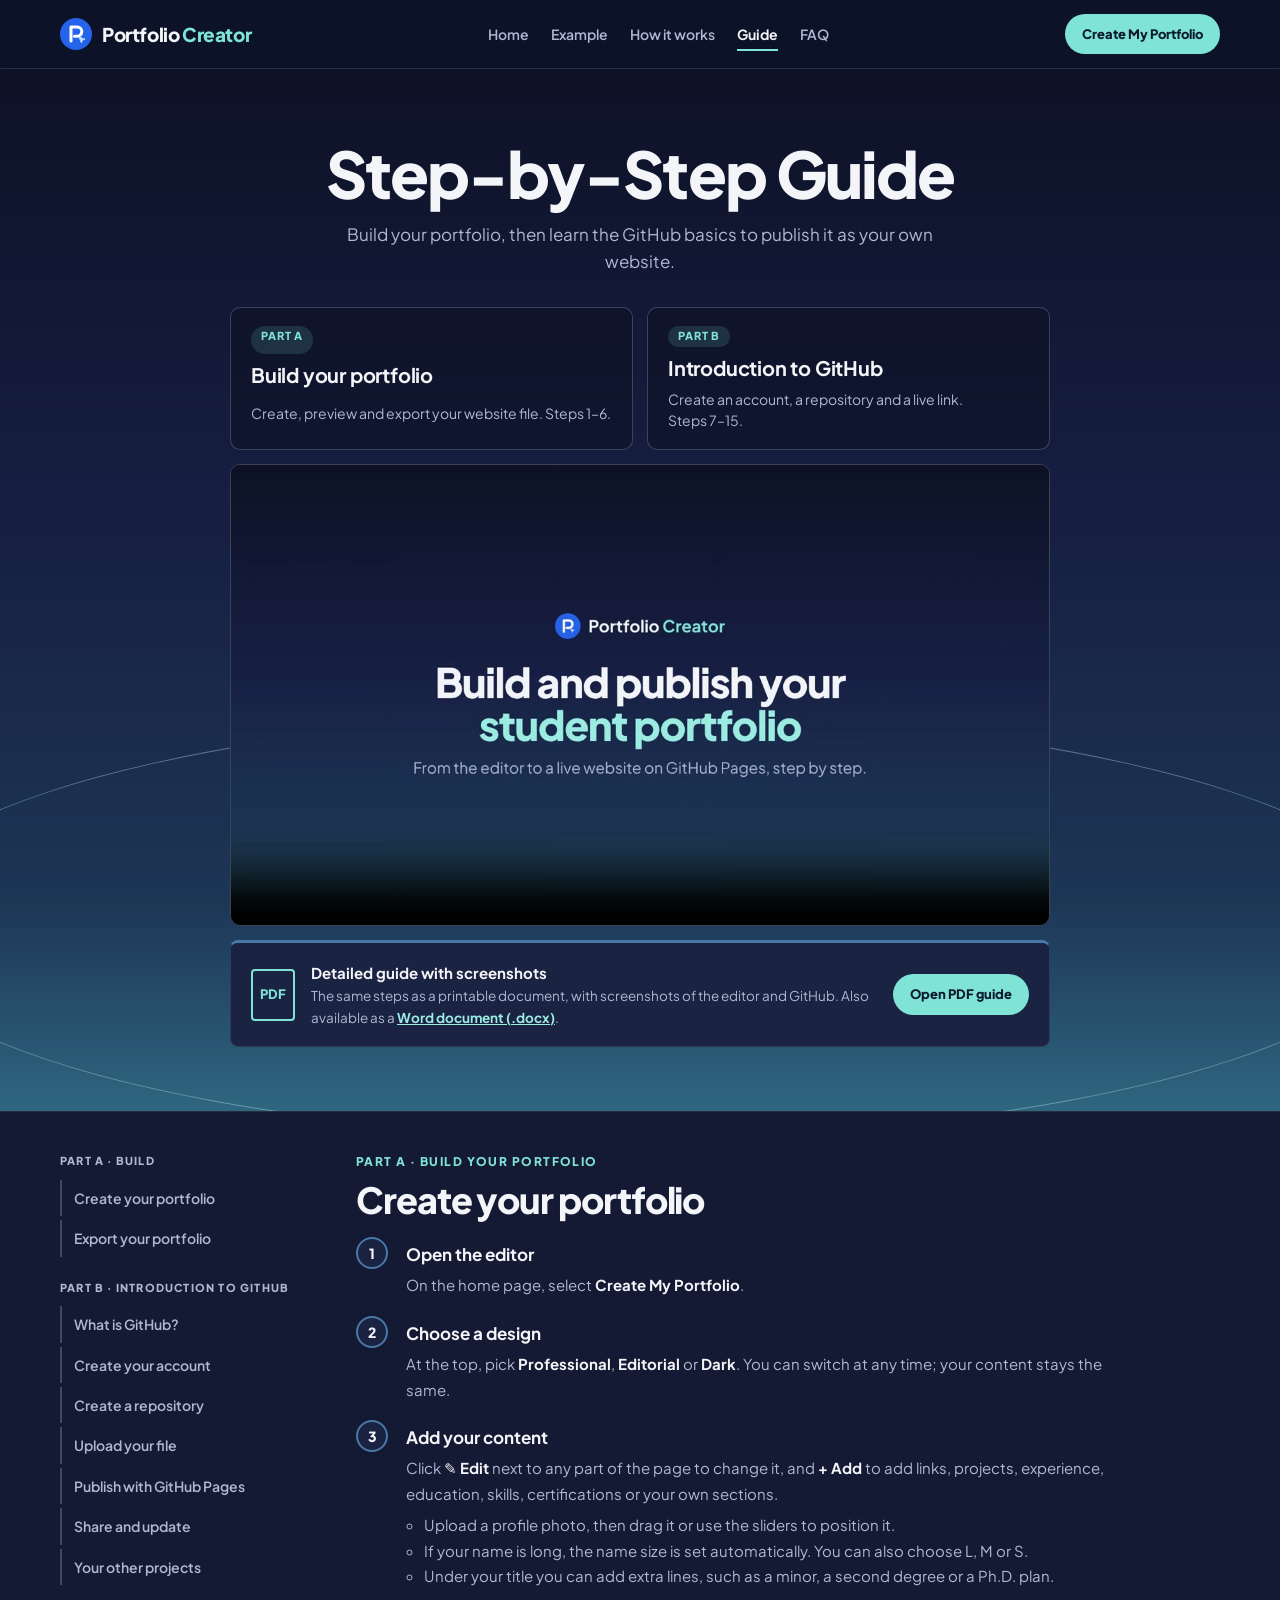
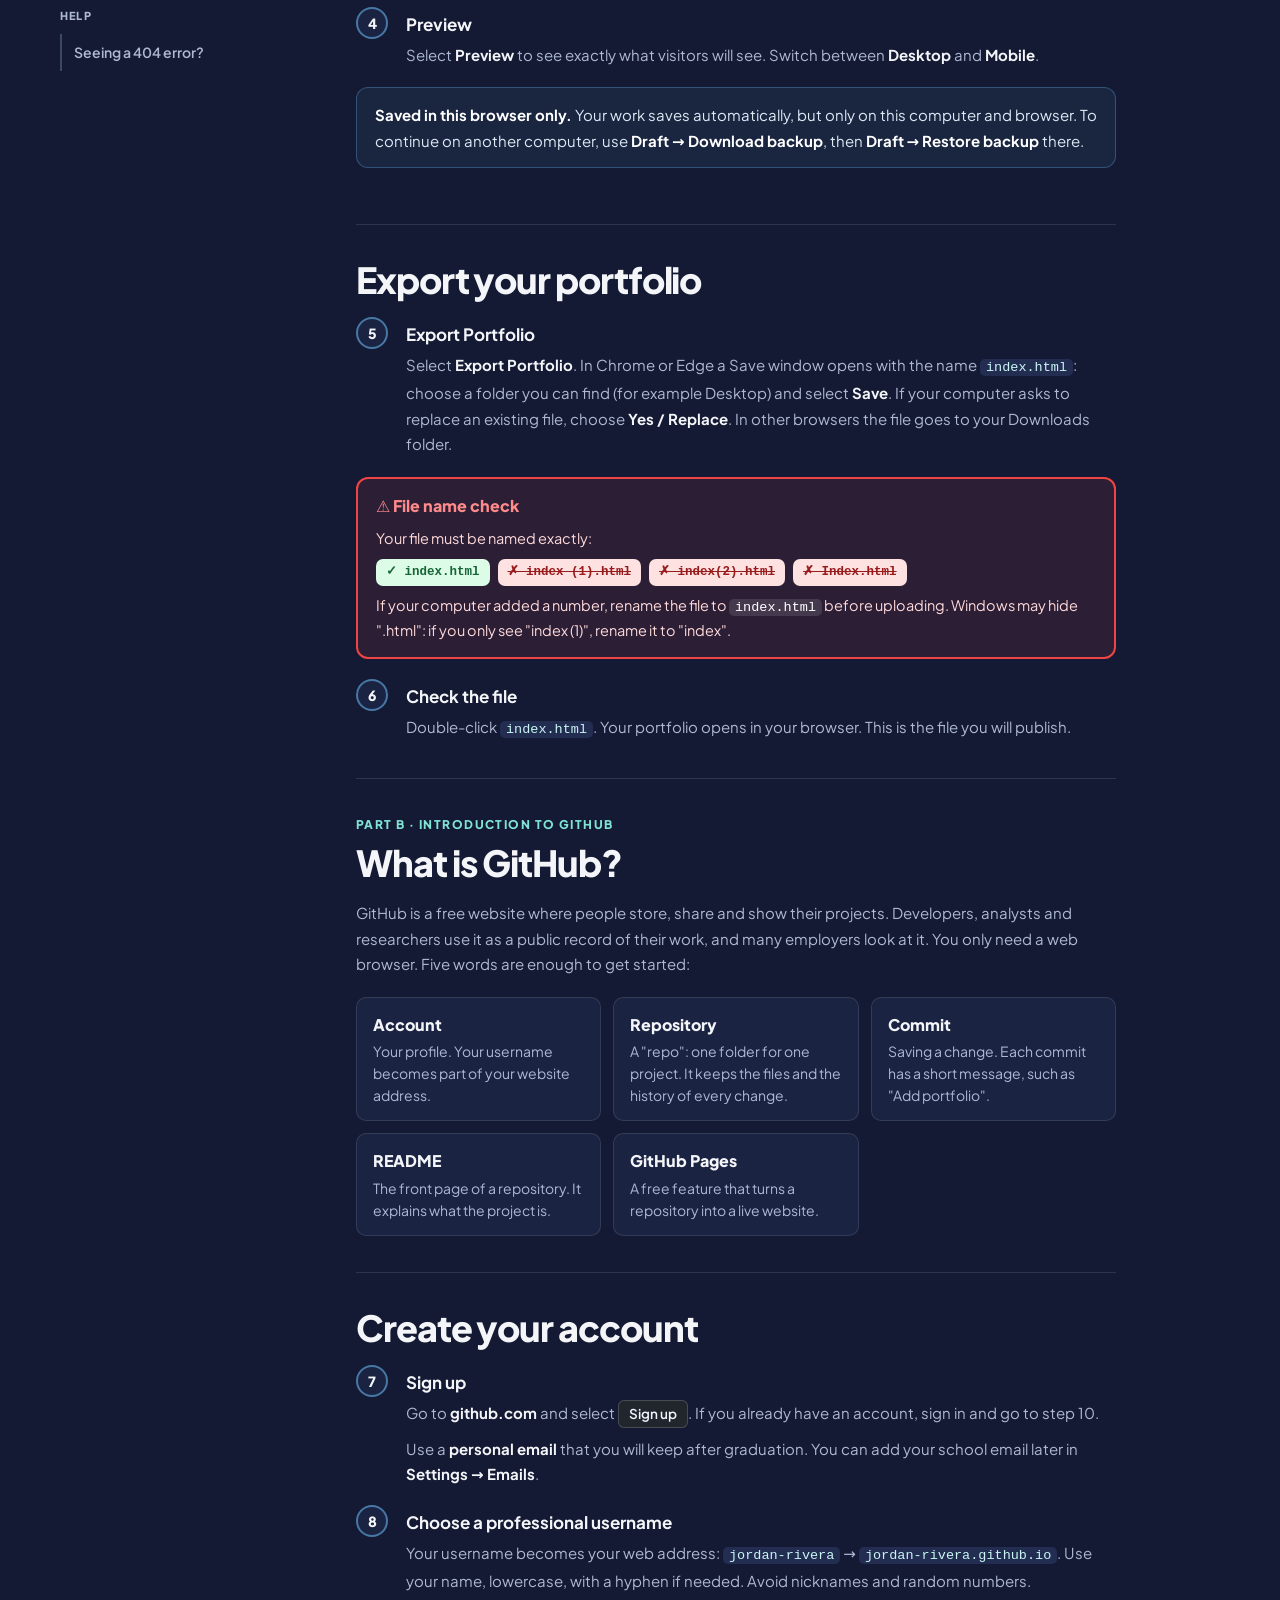
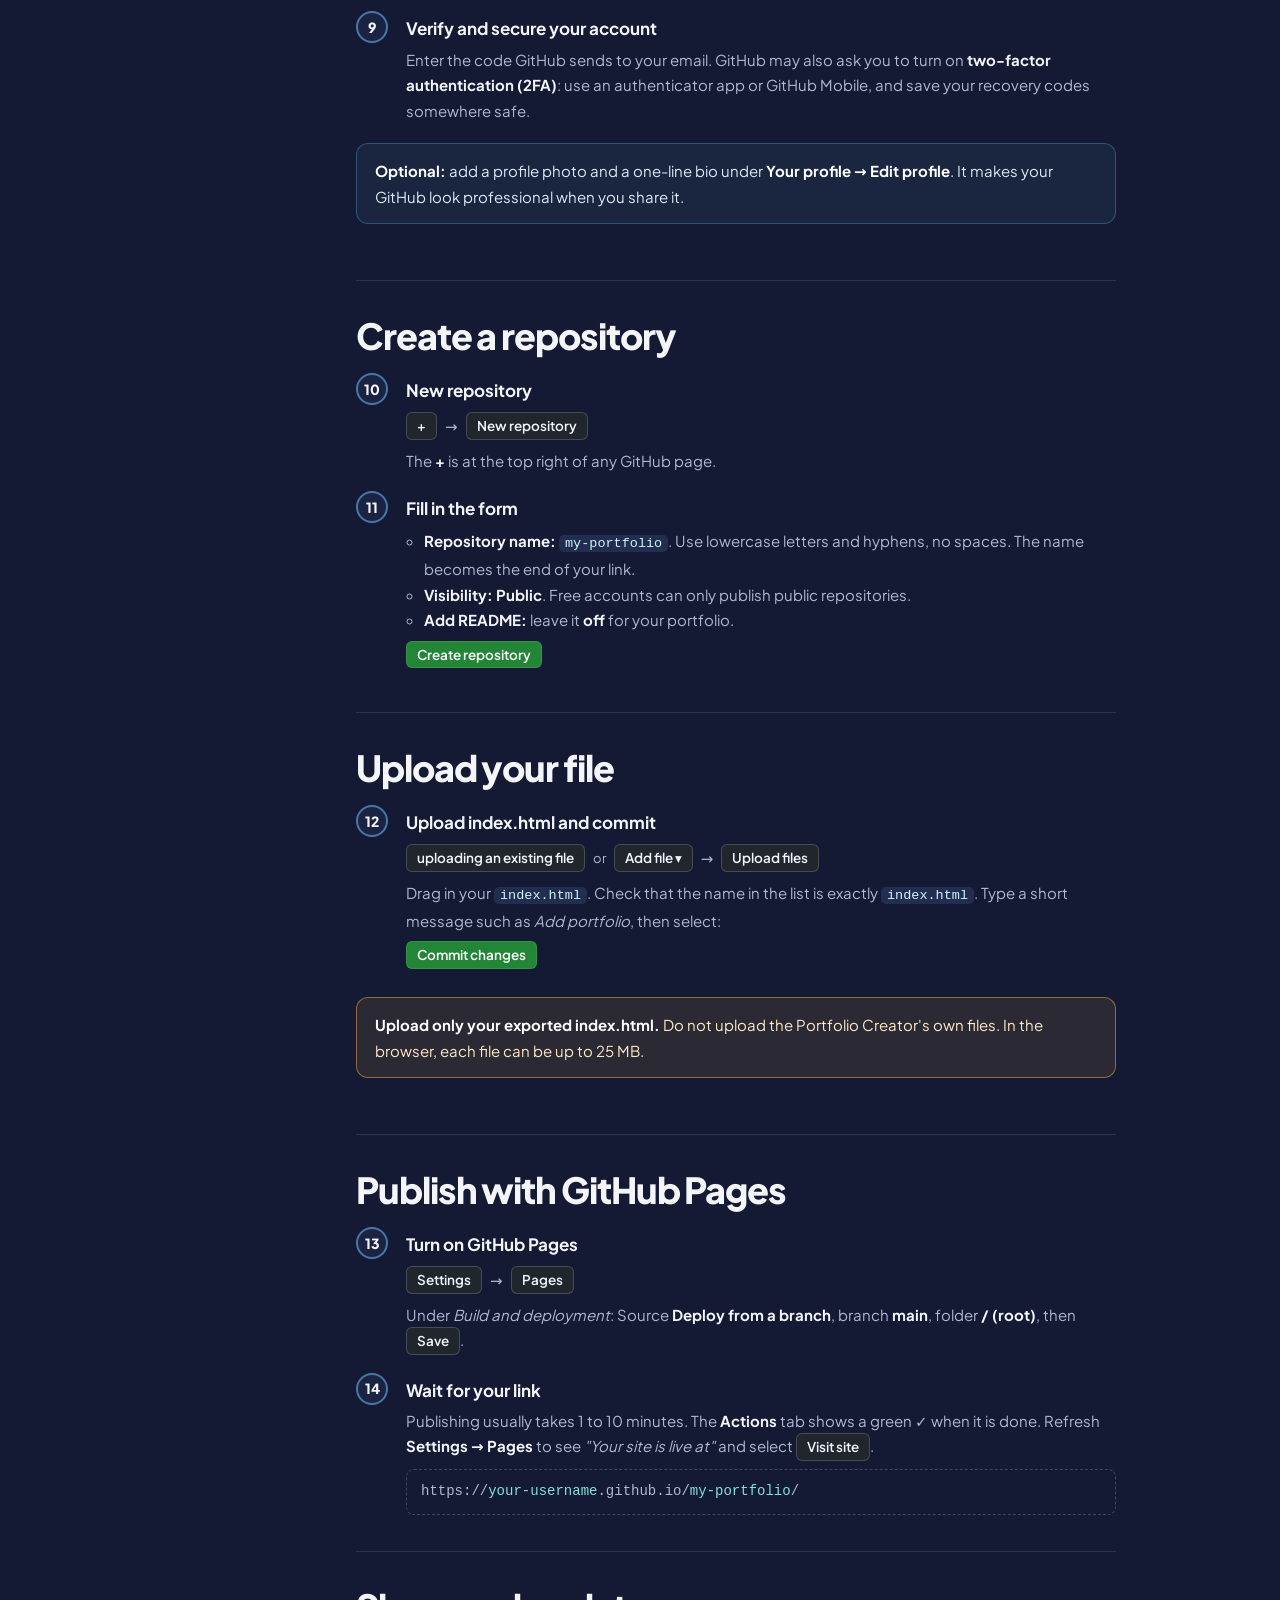
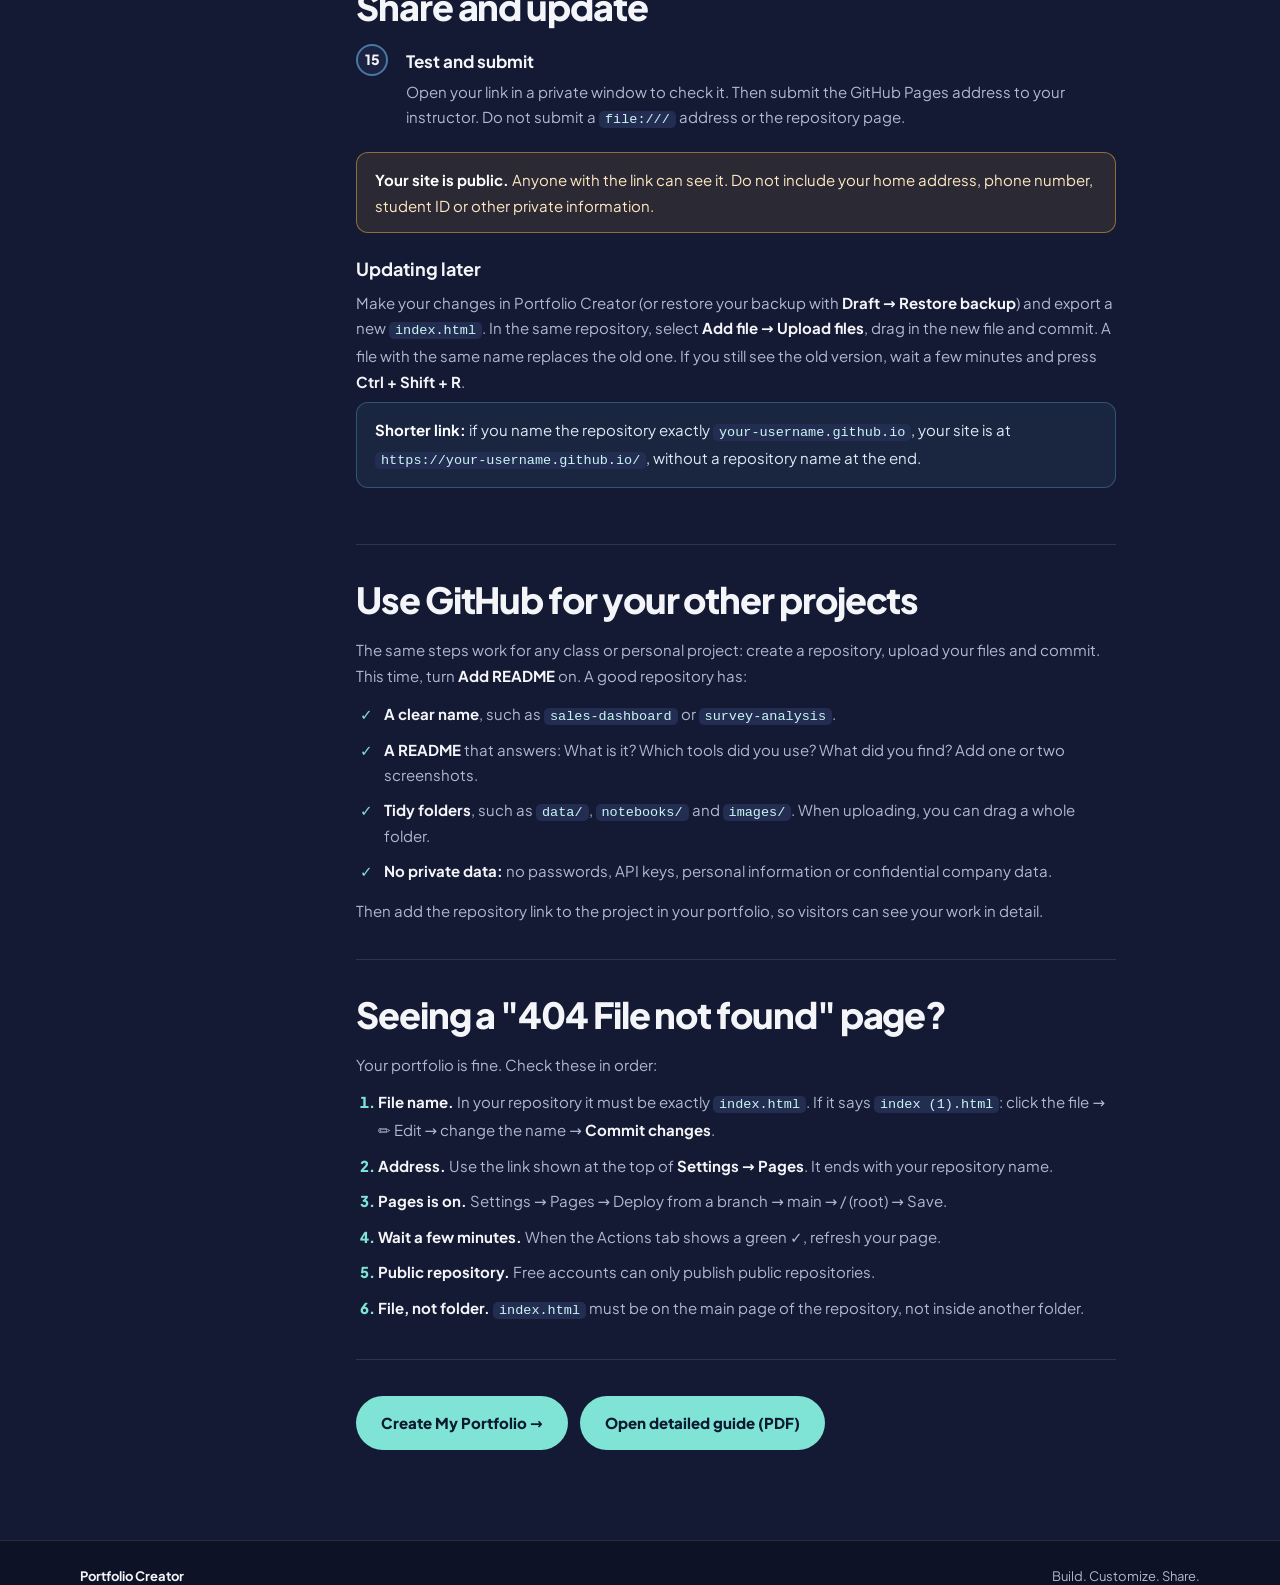
<file: guide.html>
<!DOCTYPE html>
<html lang="en">
<head>
    <meta charset="UTF-8">
    <meta name="viewport" content="width=device-width, initial-scale=1.0">
    <title>Step-by-Step Guide | Portfolio Creator</title>
    <meta name="description" content="Create a professional student portfolio website without coding, then publish it free with GitHub Pages.">
    <link rel="icon" href="data:image/svg+xml,%3Csvg xmlns='http://www.w3.org/2000/svg' viewBox='0 0 32 32'%3E%3Ccircle cx='16' cy='16' r='16' fill='%232563eb'/%3E%3Cpath d='M10.5 24V8.5h6.6a5 5 0 0 1 0 10H14' stroke='%23fff' stroke-width='3.6' fill='none' stroke-linecap='round' stroke-linejoin='round'/%3E%3Cpath d='M19 19.2l7 2.6-3 1.2-1.2 3z' fill='%23bfdbfe' stroke='%23bfdbfe' stroke-width='1.2' stroke-linejoin='round'/%3E%3C/svg%3E">
    <link rel="stylesheet" href="style.css?v=10">
    <link rel="stylesheet" href="theme.css?v=6">
</head>

<body class="guide-body">

    <a class="skip-link" href="#main">Skip to content</a>

    <header class="hx-nav">
        <div class="hx-wrap hx-nav-inner">
            <a href="index.html" class="hx-logo"><svg class="hx-logo-mark" width="32" height="32" viewBox="0 0 32 32" aria-hidden="true" focusable="false"><circle cx="16" cy="16" r="16" fill="#2563eb"/><path d="M11 23V9h6.2a4.6 4.6 0 0 1 0 9.2H14.5" stroke="#ffffff" stroke-width="3" fill="none" stroke-linecap="round" stroke-linejoin="round"/><path d="M19 19l6 2.2-2.6 1-1 2.6z" fill="#bfdbfe" stroke="#bfdbfe" stroke-width="1" stroke-linejoin="round"/></svg><span>Portfolio <span class="hx-logo-accent">Creator</span></span></a>

            <nav class="hx-links" aria-label="Main navigation">
                <a href="index.html">Home</a>
                <a href="example.html">Example</a>
                <a href="index.html#how-it-works">How it works</a>
                <a href="guide.html" class="is-active" aria-current="page">Guide</a>
                <a href="index.html#faq">FAQ</a>
            </nav>

            <a href="creator.html" class="hx-btn hx-btn-blue hx-btn-sm">Create My Portfolio</a>
        </div>
    </header>


    <main id="main">

        <section class="gd-hero">
            <div class="hx-wrap gd-narrow">
                <h1 class="hx-h2 gd-title">Step-by-Step Guide</h1>
                <p class="hx-sub">Build your portfolio, then learn the GitHub basics to publish it as your own website.</p>

                <div class="gd-tracks">
                    <a class="gd-track" href="#build">
                        <span class="gd-track-tag">Part A</span>
                        <strong>Build your portfolio</strong>
                        <span>Create, preview and export your website file. <span class="gd-nowrap">Steps 1&ndash;6.</span></span>
                    </a>
                    <a class="gd-track" href="#github-intro">
                        <span class="gd-track-tag">Part B</span>
                        <strong>Introduction to GitHub</strong>
                        <span>Create an account, a repository and a live link. <span class="gd-nowrap">Steps 7&ndash;15.</span></span>
                    </a>
                </div>

                <div class="gd-video">
                    <video controls preload="metadata" playsinline poster="videos/portfolio-creator-guide.jpg" aria-label="Video guide: build and publish your student portfolio">
                        <source src="videos/portfolio-creator-guide.mp4" type="video/mp4">
                        <track kind="captions" src="videos/portfolio-creator-guide.vtt" srclang="en" label="English">
                        Your browser cannot play this video. <a href="videos/portfolio-creator-guide.mp4">Download the video (MP4)</a>.
                    </video>
                </div>

                <div class="gd-download">
                    <span class="gd-doc-icon" aria-hidden="true">PDF</span>
                    <div>
                        <strong>Detailed guide with screenshots</strong>
                        <p>The same steps as a printable document, with screenshots of the editor and GitHub.
                            Also available as a <a href="Portfolio_Creator_Student_Instructions.docx" download>Word document (.docx)</a>.</p>
                    </div>
                    <a class="hx-btn hx-btn-blue hx-btn-sm" href="Portfolio_Creator_Student_Instructions.pdf" target="_blank" rel="noopener">Open PDF guide</a>
                </div>
            </div>
        </section>

        <div class="hx-wrap gd-layout">

            <nav class="gd-toc" aria-label="Guide sections">
                <p>Part A &middot; Build</p>
                <a href="#part-1">Create your portfolio</a>
                <a href="#part-2">Export your portfolio</a>
                <p>Part B &middot; Introduction to GitHub</p>
                <a href="#what-is-github">What is GitHub?</a>
                <a href="#account">Create your account</a>
                <a href="#repository">Create a repository</a>
                <a href="#upload">Upload your file</a>
                <a href="#pages">Publish with GitHub Pages</a>
                <a href="#share">Share and update</a>
                <a href="#other-projects">Your other projects</a>
                <p>Help</p>
                <a href="#help">Seeing a 404 error?</a>
            </nav>

            <div class="gd-content">

                <p class="gd-part-label" id="build">Part A &middot; Build your portfolio</p>

                <section class="gd-part" id="part-1">
                    <h2>Create your portfolio</h2>
                    <ol class="gd-steps">
                    <li class="gd-step"><span class="gd-num">1</span><div><h3>Open the editor</h3><p>On the home page, select <strong>Create My Portfolio</strong>.</p></div></li>
                    <li class="gd-step"><span class="gd-num">2</span><div><h3>Choose a design</h3><p>At the top, pick <strong>Professional</strong>, <strong>Editorial</strong> or <strong>Dark</strong>. You can switch at any time; your content stays the same.</p></div></li>
                    <li class="gd-step"><span class="gd-num">3</span><div><h3>Add your content</h3><p>Click <strong>✎ Edit</strong> next to any part of the page to change it, and <strong>+ Add</strong> to add links, projects, experience, education, skills, certifications or your own sections.</p><ul><li>Upload a profile photo, then drag it or use the sliders to position it.</li><li>If your name is long, the name size is set automatically. You can also choose L, M or S.</li><li>Under your title you can add extra lines, such as a minor, a second degree or a Ph.D. plan.</li></ul></div></li>
                    <li class="gd-step"><span class="gd-num">4</span><div><h3>Preview</h3><p>Select <strong>Preview</strong> to see exactly what visitors will see. Switch between <strong>Desktop</strong> and <strong>Mobile</strong>.</p></div></li>
                    </ol>
                    <p class="gd-note info"><strong>Saved in this browser only.</strong> Your work saves automatically, but only on this computer and browser. To continue on another computer, use <strong>Draft &rarr; Download backup</strong>, then <strong>Draft &rarr; Restore backup</strong> there.</p>
                </section>

                <section class="gd-part" id="part-2">
                    <h2>Export your portfolio</h2>
                    <ol class="gd-steps" start="5">
                    <li class="gd-step"><span class="gd-num">5</span><div><h3>Export Portfolio</h3><p>Select <strong>Export Portfolio</strong>. In Chrome or Edge a Save window opens with the name <code>index.html</code>: choose a folder you can find (for example Desktop) and select <strong>Save</strong>. If your computer asks to replace an existing file, choose <strong>Yes / Replace</strong>. In other browsers the file goes to your Downloads folder.</p></div></li>
                    </ol>
                    <div class="gd-note danger">
                        <p class="gd-note-title">⚠ File name check</p>
                        <p>Your file must be named exactly:</p>
                        <p class="name-row"><span class="name-ok">✓ index.html</span><span class="name-bad">✗ index (1).html</span><span class="name-bad">✗ index(2).html</span><span class="name-bad">✗ Index.html</span></p>
                        <p>If your computer added a number, rename the file to <code>index.html</code> before uploading. Windows may hide ".html": if you only see "index (1)", rename it to "index".</p>
                    </div>
                    <ol class="gd-steps" start="6">
                    <li class="gd-step"><span class="gd-num">6</span><div><h3>Check the file</h3><p>Double-click <code>index.html</code>. Your portfolio opens in your browser. This is the file you will publish.</p></div></li>
                    </ol>
                </section>

                <p class="gd-part-label" id="github-intro">Part B &middot; Introduction to GitHub</p>

                <section class="gd-part" id="what-is-github">
                    <h2>What is GitHub?</h2>
                    <p>GitHub is a free website where people store, share and show their projects. Developers, analysts and researchers use it as a public record of their work, and many employers look at it. You only need a web browser. Five words are enough to get started:</p>
                    <dl class="gd-terms">
                        <div><dt>Account</dt><dd>Your profile. Your username becomes part of your website address.</dd></div>
                        <div><dt>Repository</dt><dd>A "repo": one folder for one project. It keeps the files and the history of every change.</dd></div>
                        <div><dt>Commit</dt><dd>Saving a change. Each commit has a short message, such as "Add portfolio".</dd></div>
                        <div><dt>README</dt><dd>The front page of a repository. It explains what the project is.</dd></div>
                        <div><dt>GitHub Pages</dt><dd>A free feature that turns a repository into a live website.</dd></div>
                    </dl>
                </section>

                <section class="gd-part" id="account">
                    <h2>Create your account</h2>
                    <ol class="gd-steps" start="7">
                    <li class="gd-step"><span class="gd-num">7</span><div><h3>Sign up</h3><p>Go to <strong>github.com</strong> and select <span class="gd-ui">Sign up</span>. If you already have an account, sign in and go to step 10.</p><p>Use a <strong>personal email</strong> that you will keep after graduation. You can add your school email later in <strong>Settings &rarr; Emails</strong>.</p></div></li>
                    <li class="gd-step"><span class="gd-num">8</span><div><h3>Choose a professional username</h3><p>Your username becomes your web address: <code>jordan-rivera</code> &rarr; <code>jordan-rivera.github.io</code>. Use your name, lowercase, with a hyphen if needed. Avoid nicknames and random numbers.</p></div></li>
                    <li class="gd-step"><span class="gd-num">9</span><div><h3>Verify and secure your account</h3><p>Enter the code GitHub sends to your email. GitHub may also ask you to turn on <strong>two-factor authentication (2FA)</strong>: use an authenticator app or GitHub Mobile, and save your recovery codes somewhere safe.</p></div></li>
                    </ol>
                    <p class="gd-note info"><strong>Optional:</strong> add a profile photo and a one-line bio under <strong>Your profile &rarr; Edit profile</strong>. It makes your GitHub look professional when you share it.</p>
                </section>

                <section class="gd-part" id="repository">
                    <h2>Create a repository</h2>
                    <ol class="gd-steps" start="10">
                    <li class="gd-step"><span class="gd-num">10</span><div><h3>New repository</h3><p class="gd-path"><span class="gd-ui">+</span> <span aria-hidden="true">&rarr;</span> <span class="gd-ui">New repository</span></p><p>The <strong>+</strong> is at the top right of any GitHub page.</p></div></li>
                    <li class="gd-step"><span class="gd-num">11</span><div><h3>Fill in the form</h3><ul><li><strong>Repository name:</strong> <code>my-portfolio</code>. Use lowercase letters and hyphens, no spaces. The name becomes the end of your link.</li><li><strong>Visibility:</strong> <strong>Public</strong>. Free accounts can only publish public repositories.</li><li><strong>Add README:</strong> leave it <strong>off</strong> for your portfolio.</li></ul><p class="gd-path"><span class="gd-ui gd-ui-go">Create repository</span></p></div></li>
                    </ol>
                </section>

                <section class="gd-part" id="upload">
                    <h2>Upload your file</h2>
                    <ol class="gd-steps" start="12">
                    <li class="gd-step"><span class="gd-num">12</span><div><h3>Upload index.html and commit</h3><p class="gd-path"><span class="gd-ui">uploading an existing file</span> <span class="gd-or">or</span> <span class="gd-ui">Add file ▾</span> <span aria-hidden="true">&rarr;</span> <span class="gd-ui">Upload files</span></p><p>Drag in your <code>index.html</code>. Check that the name in the list is exactly <code>index.html</code>. Type a short message such as <em>Add portfolio</em>, then select:</p><p class="gd-path"><span class="gd-ui gd-ui-go">Commit changes</span></p></div></li>
                    </ol>
                    <p class="gd-note warn"><strong>Upload only your exported index.html.</strong> Do not upload the Portfolio Creator's own files. In the browser, each file can be up to 25 MB.</p>
                </section>

                <section class="gd-part" id="pages">
                    <h2>Publish with GitHub Pages</h2>
                    <ol class="gd-steps" start="13">
                    <li class="gd-step"><span class="gd-num">13</span><div><h3>Turn on GitHub Pages</h3><p class="gd-path"><span class="gd-ui">Settings</span> <span aria-hidden="true">&rarr;</span> <span class="gd-ui">Pages</span></p><p>Under <em>Build and deployment</em>: Source <strong>Deploy from a branch</strong>, branch <strong>main</strong>, folder <strong>/ (root)</strong>, then <span class="gd-ui">Save</span>.</p></div></li>
                    <li class="gd-step"><span class="gd-num">14</span><div><h3>Wait for your link</h3><p>Publishing usually takes 1 to 10 minutes. The <strong>Actions</strong> tab shows a green ✓ when it is done. Refresh <strong>Settings &rarr; Pages</strong> to see <em>"Your site is live at"</em> and select <span class="gd-ui">Visit site</span>.</p><p class="gd-url">https://<span>your-username</span>.github.io/<span>my-portfolio</span>/</p></div></li>
                    </ol>
                </section>

                <section class="gd-part" id="share">
                    <h2>Share and update</h2>
                    <ol class="gd-steps" start="15">
                    <li class="gd-step"><span class="gd-num">15</span><div><h3>Test and submit</h3><p>Open your link in a private window to check it. Then submit the GitHub Pages address to your instructor. Do not submit a <code>file:///</code> address or the repository page.</p></div></li>
                    </ol>
                    <p class="gd-note warn"><strong>Your site is public.</strong> Anyone with the link can see it. Do not include your home address, phone number, student ID or other private information.</p>
                    <h3 class="gd-h3">Updating later</h3>
                    <p>Make your changes in Portfolio Creator (or restore your backup with <strong>Draft &rarr; Restore backup</strong>) and export a new <code>index.html</code>. In the same repository, select <strong>Add file &rarr; Upload files</strong>, drag in the new file and commit. A file with the same name replaces the old one. If you still see the old version, wait a few minutes and press <strong>Ctrl + Shift + R</strong>.</p>
                    <p class="gd-note info"><strong>Shorter link:</strong> if you name the repository exactly <code>your-username.github.io</code>, your site is at <code>https://your-username.github.io/</code>, without a repository name at the end.</p>
                </section>

                <section class="gd-part" id="other-projects">
                    <h2>Use GitHub for your other projects</h2>
                    <p>The same steps work for any class or personal project: create a repository, upload your files and commit. This time, turn <strong>Add README</strong> on. A good repository has:</p>
                    <ul class="gd-checks">
                        <li><strong>A clear name</strong>, such as <code>sales-dashboard</code> or <code>survey-analysis</code>.</li>
                        <li><strong>A README</strong> that answers: What is it? Which tools did you use? What did you find? Add one or two screenshots.</li>
                        <li><strong>Tidy folders</strong>, such as <code>data/</code>, <code>notebooks/</code> and <code>images/</code>. When uploading, you can drag a whole folder.</li>
                        <li><strong>No private data:</strong> no passwords, API keys, personal information or confidential company data.</li>
                    </ul>
                    <p>Then add the repository link to the project in your portfolio, so visitors can see your work in detail.</p>
                </section>

                <section class="gd-part" id="help">
                    <h2>Seeing a "404 File not found" page?</h2>
                    <p class="gd-lead">Your portfolio is fine. Check these in order:</p>
                    <ol class="gd-checklist">
                        <li><strong>File name.</strong> In your repository it must be exactly <code>index.html</code>. If it says <code>index (1).html</code>: click the file &rarr; ✏️ Edit &rarr; change the name &rarr; <strong>Commit changes</strong>.</li>
                        <li><strong>Address.</strong> Use the link shown at the top of <strong>Settings &rarr; Pages</strong>. It ends with your repository name.</li>
                        <li><strong>Pages is on.</strong> Settings &rarr; Pages &rarr; Deploy from a branch &rarr; main &rarr; / (root) &rarr; Save.</li>
                        <li><strong>Wait a few minutes.</strong> When the Actions tab shows a green ✓, refresh your page.</li>
                        <li><strong>Public repository.</strong> Free accounts can only publish public repositories.</li>
                        <li><strong>File, not folder.</strong> <code>index.html</code> must be on the main page of the repository, not inside another folder.</li>
                    </ol>
                </section>

                <div class="gd-end">
                    <a class="hx-btn hx-btn-blue" href="creator.html">Create My Portfolio →</a>
                    <a class="hx-btn hx-btn-blue" href="Portfolio_Creator_Student_Instructions.pdf" target="_blank" rel="noopener">Open detailed guide (PDF)</a>
                </div>

            </div>
        </div>

    </main>


    <footer>
        <div class="container footer-content">
            <strong>Portfolio Creator</strong>
            <span>Build. Customize. Share.</span>
        </div>
    </footer>

</body>
</html>
</file>
<file: style.css>
* {
    box-sizing: border-box;
    margin: 0;
    padding: 0;
}

html {
    scroll-behavior: smooth;
}

body {
    font-family: Arial, Helvetica, sans-serif;
    background: #ffffff;
    color: #0f172a;
    line-height: 1.6;
}

.container {
    width: min(1120px, 90%);
    margin: 0 auto;
}

.button {
    display: inline-block;
    padding: 13px 21px;
    border-radius: 9px;
    text-decoration: none;
    font-weight: 700;
    font-size: 15px;
    transition: 0.2s;
}

.primary {
    background: #2563eb;
    color: white;
    box-shadow: 0 8px 20px rgba(37, 99, 235, 0.20);
}

.primary:hover {
    background: #1d4ed8;
    transform: translateY(-2px);
}

.project-image {
    height: 55px;
    border-radius: 6px;
    margin-bottom: 9px;
    background: linear-gradient(135deg, #2563eb, #93c5fd);
}

.section-label {
    color: #2563eb;
    font-size: 12px;
    font-weight: 800;
    letter-spacing: 1.5px;
    margin-bottom: 8px;
}

/* FOOTER */

footer {
    border-top: 1px solid #e2e8f0;
    padding: 25px 0;
    background: #f8fafc;
}

.footer-content {
    display: flex;
    justify-content: space-between;
    color: #64748b;
    font-size: 13px;
}

.footer-content strong {
    color: #0f172a;
}

@media (max-width: 520px) {

    .button {
        text-align: center;
    }

    .footer-content {
        flex-direction: column;
        gap: 5px;
    }
}

/* CREATE CTA */

.create-cta {
    margin-top: 55px;
    padding: 32px 36px;
    border-radius: 15px;
    background: #eff6ff;
    border: 1px solid #bfdbfe;
    display: flex;
    justify-content: space-between;
    align-items: center;
    gap: 30px;
}

.create-cta h3 {
    font-size: 21px;
    margin-bottom: 3px;
}

/* EXAMPLE PORTFOLIO MOBILE */

@media (max-width: 800px) {

    .create-cta {
        flex-direction: column;
        align-items: flex-start;
    }
}

/* Hidden when this stylesheet loads (see creator.html) */
.load-warning {
    display: none !important;
}

/* ========================================
   SHARED ACCESSIBILITY HELPERS
======================================== */

:focus-visible {
    outline: 3px solid #2563eb;
    outline-offset: 2px;
}

.skip-link {
    position: absolute;
    left: 12px;
    top: -60px;
    z-index: 2000;
    padding: 10px 14px;
    border-radius: 8px;
    background: #0f172a;
    color: #ffffff;
    font-size: 14px;
    font-weight: 700;
    text-decoration: none;
}

.skip-link:focus {
    top: 12px;
}

.visually-hidden {
    position: absolute !important;
    width: 1px;
    height: 1px;
    overflow: hidden;
    clip: rect(0 0 0 0);
    white-space: nowrap;
}

/* ========================================
   PORTFOLIO CREATOR (EDITOR)
======================================== */

.creator-body {
    background: #eef2f7;
}

/* TOP TOOLBAR */

.creator-toolbar {
    position: sticky;
    top: 0;
    z-index: 100;
    background: rgba(255, 255, 255, 0.96);
    border-bottom: 1px solid #e2e8f0;
    box-shadow: 0 3px 12px rgba(15, 23, 42, 0.04);
}

.creator-toolbar-content {
    min-height: 68px;
    display: grid;
    grid-template-columns: 1fr auto 1fr;
    align-items: center;
    gap: 16px;
}

.creator-back {
    color: #64748b;
    text-decoration: none;
    font-size: 14px;
    font-weight: 600;
}

.creator-back:hover {
    color: #2563eb;
}

.creator-back {
    display: inline-flex;
    align-items: center;
    gap: 10px;
    justify-self: start;
}

.creator-back-mark {
    flex: none;
    display: block;
}

.editing-status {
    display: flex;
    align-items: center;
    gap: 8px;
    font-size: 13px;
    font-weight: 700;
    color: #334155;
}

.status-dot {
    width: 8px;
    height: 8px;
    flex: none;
    background: #22c55e;
    border-radius: 50%;
}

.editing-status[data-state="pending"] .status-dot { background: #f59e0b; }
.editing-status[data-state="error"] { color: #b91c1c; }
.editing-status[data-state="error"] .status-dot { background: #dc2626; }

.creator-actions {
    justify-self: end;
    display: flex;
    gap: 8px;
}

.toolbar-button {
    border: 1px solid transparent;
    border-radius: 8px;
    padding: 10px 15px;
    font: inherit;
    font-size: 13px;
    font-weight: 700;
    cursor: pointer;
    transition: 0.2s;
    white-space: nowrap;
}

.save-button,
.preview-button {
    background: #ffffff;
    border-color: #cbd5e1;
    color: #334155;
}

.save-button:hover,
.preview-button:hover {
    border-color: #2563eb;
    color: #2563eb;
}

.export-button {
    background: #2563eb;
    color: #ffffff;
}

.export-button:hover {
    background: #1d4ed8;
}

/* SETTINGS ROW (design, progress, storage note, draft menu) */

.settings-bar {
    position: sticky;
    top: 68px;
    z-index: 90;
    background: rgba(255, 255, 255, 0.97);
    border-bottom: 1px solid #e2e8f0;
}

.settings-bar-content {
    display: grid;
    grid-template-columns: 1fr auto 1fr;
    align-items: center;
    gap: 20px;
    min-height: 54px;
}

.settings-group {
    display: flex;
    align-items: center;
    gap: 12px;
}

.settings-label {
    color: #94a3b8;
    font-size: 11px;
    font-weight: 800;
    letter-spacing: 1.2px;
    text-transform: uppercase;
}

.theme-picker {
    display: inline-flex;
    gap: 2px;
    padding: 3px;
    border-radius: 10px;
    background: #f1f5f9;
}

.theme-option {
    display: inline-flex;
    align-items: center;
    gap: 7px;
    padding: 6px 12px;
    border: 0;
    border-radius: 8px;
    background: transparent;
    color: #475569;
    font: inherit;
    font-size: 12.5px;
    font-weight: 700;
    cursor: pointer;
    transition: background-color 0.15s, color 0.15s, box-shadow 0.15s;
}

.theme-option:hover {
    color: #0f172a;
}

.theme-option[aria-checked="true"] {
    background: #ffffff;
    color: #1d4ed8;
    box-shadow: 0 1px 3px rgba(15, 23, 42, 0.14);
}

.theme-swatch {
    width: 16px;
    height: 16px;
    flex: none;
    border-radius: 50%;
    border: 1px solid rgba(15, 23, 42, 0.18);
}

.swatch-professional { background: linear-gradient(135deg, #ffffff 50%, #2563eb 50%); }
.swatch-editorial { background: linear-gradient(135deg, #f7f3ec 50%, #9a3412 50%); }
.swatch-dark { background: linear-gradient(135deg, #0a0b10 50%, #8b5cf6 50%); }

/* Popovers built on <details> */

.settings-pop {
    position: relative;
}

.settings-pop > summary {
    list-style: none;
    cursor: pointer;
}

.settings-pop > summary::-webkit-details-marker {
    display: none;
}

.pop-caret {
    font-size: 10px;
    color: #94a3b8;
    transition: transform 0.15s;
}

.settings-pop[open] .pop-caret {
    transform: rotate(180deg);
}

.pop-panel {
    position: absolute;
    top: calc(100% + 8px);
    z-index: 120;
    width: 280px;
    padding: 14px;
    border: 1px solid #e2e8f0;
    border-radius: 12px;
    background: #ffffff;
    box-shadow: 0 18px 40px rgba(15, 23, 42, 0.16);
    animation: modalOpen 0.15s ease;
}

.pop-center {
    left: 50%;
    transform: translateX(-50%);
    animation: none;
}

.pop-right {
    right: 0;
}

.pop-title {
    margin-bottom: 8px;
    color: #0f172a;
    font-size: 13px;
    font-weight: 800;
}

.pop-text {
    color: #475569;
    font-size: 12.5px;
    line-height: 1.55;
}

.pop-text + .pop-text {
    margin-top: 8px;
}

.pop-hint {
    margin-top: 12px;
    padding-top: 10px;
    border-top: 1px solid #f1f5f9;
    color: #94a3b8;
    font-size: 11.5px;
}

/* Progress */

.progress-summary {
    display: flex;
    align-items: center;
    gap: 10px;
    padding: 7px 10px;
    border-radius: 9px;
    color: #0f172a;
    font-size: 12.5px;
    font-weight: 700;
    white-space: nowrap;
}

.progress-summary:hover {
    background: #f8fafc;
}

.progress-track {
    width: 120px;
    height: 6px;
    border-radius: 99px;
    background: #e2e8f0;
    overflow: hidden;
}

.progress-fill {
    display: block;
    height: 100%;
    width: 0;
    border-radius: 99px;
    background: linear-gradient(90deg, #2563eb, #22c55e);
    transition: width 0.35s ease;
}

.progress-list {
    list-style: none;
    display: grid;
    gap: 7px;
    font-size: 13px;
    color: #64748b;
}

.progress-list li::before {
    content: "○";
    display: inline-block;
    width: 18px;
    color: #94a3b8;
}

.progress-list li.done {
    color: #0f172a;
}

.progress-list li.done::before {
    content: "✓";
    color: #16a34a;
    font-weight: 800;
}

/* Right side: storage note + Draft menu */

.settings-right {
    justify-self: end;
    display: flex;
    align-items: center;
    gap: 10px;
}

.storage-note {
    padding: 7px 10px;
    border-radius: 9px;
    color: #92400e;
    font-size: 12px;
    font-weight: 700;
    white-space: nowrap;
}

.storage-note .note-short {
    display: none;
}

.storage-note:hover {
    background: #fffbeb;
}

.draft-button {
    display: inline-flex;
    align-items: center;
    gap: 6px;
    background: #ffffff;
    border-color: #cbd5e1;
    color: #334155;
    padding: 8px 13px;
}

.draft-button:hover {
    border-color: #2563eb;
    color: #2563eb;
}

.draft-menu {
    width: 230px;
    padding: 6px;
}

.menu-item {
    display: flex;
    align-items: center;
    gap: 10px;
    width: 100%;
    padding: 9px 12px;
    border: 0;
    border-radius: 8px;
    background: transparent;
    color: #334155;
    font: inherit;
    font-size: 13px;
    font-weight: 600;
    text-align: left;
    cursor: pointer;
}

.menu-item > span[aria-hidden] {
    width: 20px;
    flex: none;
    text-align: center;
}

.menu-item:hover,
.menu-item:focus-visible {
    background: #f1f5f9;
}

.menu-item.danger {
    color: #be123c;
}

.menu-item.danger:hover {
    background: #fff1f2;
}

.draft-menu hr {
    margin: 4px 0;
    border: 0;
    border-top: 1px solid #f1f5f9;
}

/* Toolbar Save is a quieter text button in this layout */
.creator-actions .save-button {
    border-color: transparent;
    background: transparent;
}

.creator-actions .save-button:hover {
    background: #f1f5f9;
    border-color: transparent;
}

/* Editor canvas: portfolio renders inside a framed "page" */

.editor-frame {
    width: min(1240px, calc(100% - 32px));
    margin: 26px auto 70px;
    border: 1px solid #dbe2ea;
    border-radius: 18px;
    overflow: hidden;
    /* clip keeps the rounded corners without breaking the sticky portfolio menu */
    overflow: clip;
    background: #ffffff;
    box-shadow: 0 25px 60px rgba(15, 23, 42, 0.10);
}

/* Editing tip bar */

.editor-hint {
    display: flex;
    align-items: center;
    gap: 12px;
    padding: 11px 18px;
    background: #eff6ff;
    border-bottom: 1px solid #dbeafe;
    color: #1e3a8a;
    font-size: 13px;
    line-height: 1.5;
}

.editor-hint[hidden] {
    display: none;
}

.editor-hint p {
    flex: 1;
}

.hint-icon {
    flex: none;
    width: 26px;
    height: 26px;
    border-radius: 7px;
    background: #2563eb;
    color: #ffffff;
    display: grid;
    place-items: center;
    font-size: 13px;
}

.hint-chip {
    display: inline-block;
    padding: 1px 7px;
    border: 1px solid #bfdbfe;
    border-radius: 6px;
    background: #ffffff;
    color: #1d4ed8;
    font-size: 11.5px;
    font-weight: 800;
    white-space: nowrap;
}

.hint-chip.dashed {
    border-style: dashed;
    border-color: #94a3b8;
    color: #334155;
}

.hint-close {
    flex: none;
    padding: 2px 7px;
    border: 0;
    border-radius: 6px;
    background: transparent;
    color: #64748b;
    font-size: 20px;
    line-height: 1;
    cursor: pointer;
}

.hint-close:hover {
    background: #dbeafe;
    color: #0f172a;
}

/* ----- Inline editing controls (only exist in edit mode) ----- */

.ed-btn {
    display: inline-flex;
    align-items: center;
    gap: 4px;
    vertical-align: middle;
    padding: 5px 9px;
    border: 1px solid #bfdbfe;
    border-radius: 7px;
    background: #eff6ff;
    color: #1d4ed8;
    font-family: Arial, Helvetica, sans-serif;
    font-size: 11px;
    font-weight: 800;
    letter-spacing: 0;
    line-height: 1.2;
    text-transform: none;
    cursor: pointer;
    white-space: nowrap;
    transition: 0.15s;
    -webkit-text-fill-color: currentColor;
}

.ed-btn:hover {
    background: #dbeafe;
    border-color: #93c5fd;
}

.ed-btn.ed-danger {
    border-color: #fecdd3;
    background: #fff1f2;
    color: #be123c;
}

.ed-btn.ed-danger:hover {
    background: #ffe4e6;
}

.ed-btn.ed-icon {
    padding: 5px 8px;
}

.ed-btn:disabled {
    opacity: 0.4;
    cursor: not-allowed;
}

.ed-inline {
    margin-left: 10px;
    position: relative;
    top: -0.15em;
}

.ed-add {
    display: inline-flex;
    align-items: center;
    gap: 6px;
    padding: 10px 14px;
    border: 1.5px dashed #94a3b8;
    border-radius: 10px;
    background: rgba(255, 255, 255, 0.85);
    color: #334155;
    font-family: Arial, Helvetica, sans-serif;
    font-size: 13px;
    font-weight: 700;
    cursor: pointer;
    transition: 0.15s;
}

.ed-add:hover {
    border-color: #2563eb;
    color: #1d4ed8;
    background: #ffffff;
}

.ed-placeholder {
    opacity: 0.6;
    font-style: italic;
}

.ed-tag {
    display: inline-block;
    padding: 3px 8px;
    border-radius: 6px;
    background: #fef3c7;
    color: #92400e;
    font-family: Arial, Helvetica, sans-serif;
    font-size: 11px;
    font-weight: 800;
    font-style: normal;
}

.ed-link-wrap {
    display: inline-flex;
    align-items: center;
    gap: 4px;
}

.ed-card-tools {
    display: flex;
    flex-wrap: wrap;
    align-items: center;
    gap: 6px;
    padding: 10px 12px;
    border-bottom: 1px dashed #cbd5e1;
    background: #f8fafc;
}

.ed-card-tools .ed-spacer {
    flex: 1;
}

.ed-handle {
    cursor: grab;
    font-size: 14px;
    letter-spacing: -2px;
}

.ed-placeholder-card .pf-project-body {
    opacity: 0.7;
}

.ed-dragging {
    opacity: 0.45;
}

.ed-drop-target {
    outline: 3px dashed #2563eb;
    outline-offset: 4px;
}

.ed-media-tools {
    position: absolute;
    left: 10px;
    right: 10px;
    bottom: 10px;
    z-index: 2;
    display: flex;
    flex-wrap: wrap;
    gap: 6px;
    justify-content: space-between;
}

.ed-segment {
    display: inline-flex;
    border: 1px solid #bfdbfe;
    border-radius: 7px;
    overflow: hidden;
    background: #ffffff;
}

.ed-segment button {
    border: 0;
    padding: 5px 9px;
    background: #ffffff;
    color: #475569;
    font-family: Arial, Helvetica, sans-serif;
    font-size: 11px;
    font-weight: 800;
    cursor: pointer;
}

.ed-segment button[aria-pressed="true"] {
    background: #2563eb;
    color: #ffffff;
}

.ed-photo-tools {
    width: 100%;
    max-width: 280px;
    margin-top: 18px;
    padding: 14px;
    border: 1px dashed #94a3b8;
    border-radius: 12px;
    background: rgba(255, 255, 255, 0.92);
    color: #334155;
    font-family: Arial, Helvetica, sans-serif;
    font-size: 12px;
}

.ed-photo-tools .ed-row {
    display: flex;
    flex-wrap: wrap;
    gap: 6px;
    justify-content: center;
}

.ed-photo-tools label {
    display: grid;
    grid-template-columns: 74px 1fr;
    align-items: center;
    gap: 8px;
    margin-top: 9px;
    font-weight: 700;
}

.ed-photo-tools input[type="range"] {
    width: 100%;
    accent-color: #2563eb;
}

.ed-photo-tools p {
    margin-top: 9px;
    color: #64748b;
    font-size: 11px;
    text-align: center;
}

.ed-draggable-photo {
    cursor: grab;
    touch-action: none;
}

.ed-draggable-photo:active {
    cursor: grabbing;
}

.ed-section-tools {
    display: flex;
    flex-wrap: wrap;
    gap: 8px;
    margin-top: 22px;
}

.ed-add-sections {
    padding: 34px 0;
    border-top: 1px dashed #cbd5e1;
    background: repeating-linear-gradient(135deg, rgba(148, 163, 184, 0.06) 0 10px, transparent 10px 20px);
}

.ed-add-sections h2 {
    font-family: Arial, Helvetica, sans-serif;
    font-size: 16px;
    margin-bottom: 4px;
}

.ed-add-sections p {
    font-family: Arial, Helvetica, sans-serif;
    font-size: 13px;
    opacity: 0.75;
    margin-bottom: 14px;
}

.ed-name-size {
    display: flex;
    flex-wrap: wrap;
    align-items: center;
    gap: 8px;
    margin: -2px 0 18px;
    font-family: Arial, Helvetica, sans-serif;
    font-size: 12px;
}

.ed-size-label {
    font-weight: 800;
    color: #64748b;
    text-transform: uppercase;
    letter-spacing: 1px;
    font-size: 10.5px;
}

.ed-name-size .ed-segment button {
    min-width: 30px;
}

.ed-add-line {
    margin-top: 6px;
    padding: 7px 12px;
    font-size: 12px;
}

.ed-size-hint {
    color: #64748b;
    font-size: 11px;
    font-weight: 700;
}

.ed-add-big {
    display: flex;
    width: 100%;
    max-width: 560px;
    margin-top: 14px;
    padding: 16px 18px;
    gap: 14px;
    text-align: left;
}

.ed-add-big .ed-plus {
    flex: none;
    width: 36px;
    height: 36px;
    border-radius: 10px;
    background: #2563eb;
    color: #ffffff;
    display: grid;
    place-items: center;
    font-size: 22px;
    font-weight: 700;
}

.ed-add-big strong {
    display: block;
    font-size: 14px;
    color: #0f172a;
}

.ed-add-big small {
    display: block;
    margin-top: 2px;
    color: #64748b;
    font-size: 12px;
    font-weight: 600;
}

.ed-ideas {
    display: flex;
    flex-wrap: wrap;
    align-items: center;
    gap: 6px;
    margin-top: 12px;
    font-family: Arial, Helvetica, sans-serif;
    font-size: 12px;
}

.ed-ideas > span {
    margin-right: 4px;
    font-weight: 700;
    opacity: 0.75;
}

.ed-idea {
    padding: 5px 10px;
    border: 1px solid #cbd5e1;
    border-radius: 99px;
    background: #ffffff;
    color: #334155;
    font: inherit;
    font-size: 12px;
    font-weight: 700;
    cursor: pointer;
}

.ed-idea:hover {
    border-color: #2563eb;
    color: #1d4ed8;
}

.ed-entry-tools {
    display: flex;
    gap: 6px;
    margin-top: 10px;
}

/* ========================================
   DIALOGS (native <dialog>)
======================================== */

.modal {
    width: min(560px, calc(100% - 32px));
    max-height: calc(100vh - 40px);
    margin: auto;
    padding: 0;
    border: 1px solid #e2e8f0;
    border-radius: 18px;
    background: #ffffff;
    color: #0f172a;
    box-shadow: 0 25px 60px rgba(15, 23, 42, 0.22);
    overflow: hidden;
}

.modal[open] {
    display: flex;
    flex-direction: column;
    animation: modalOpen 0.2s ease;
}

.modal::backdrop {
    background: rgba(15, 23, 42, 0.55);
    backdrop-filter: blur(4px);
}

.modal > form {
    display: flex;
    flex-direction: column;
    flex: 1;
    min-height: 0;
}

.modal-body {
    flex: 1;
    min-height: 0;
}

.pf-project > .ed-card-tools {
    grid-column: 1 / -1;
}

.modal-wide {
    width: min(680px, calc(100% - 32px));
}

@keyframes modalOpen {
    from { opacity: 0; transform: translateY(10px) scale(0.98); }
    to { opacity: 1; transform: none; }
}

.modal-header {
    display: flex;
    justify-content: space-between;
    align-items: flex-start;
    gap: 16px;
    padding: 24px 28px 18px;
    border-bottom: 1px solid #f1f5f9;
}

.modal-label {
    margin-bottom: 4px;
    color: #2563eb;
    font-size: 10px;
    font-weight: 800;
    letter-spacing: 1.5px;
}

.modal-header h2 {
    font-size: 22px;
    letter-spacing: -0.5px;
    line-height: 1.25;
}

.modal-close {
    flex: none;
    width: 34px;
    height: 34px;
    border: 0;
    border-radius: 8px;
    background: #f8fafc;
    color: #64748b;
    font-size: 22px;
    line-height: 1;
    cursor: pointer;
}

.modal-close:hover {
    background: #f1f5f9;
    color: #0f172a;
}

.modal-body {
    padding: 22px 28px;
    overflow-y: auto;
}

.modal-actions {
    display: flex;
    justify-content: flex-end;
    gap: 10px;
    padding: 16px 28px 22px;
    background: #f8fafc;
    border-top: 1px solid #f1f5f9;
}

.btn-cancel,
.btn-save {
    padding: 11px 17px;
    border-radius: 8px;
    font: inherit;
    font-size: 13px;
    font-weight: 800;
    cursor: pointer;
    transition: 0.2s;
}

.btn-cancel {
    background: #ffffff;
    border: 1px solid #cbd5e1;
    color: #475569;
}

.btn-cancel:hover {
    background: #f1f5f9;
}

.btn-save {
    background: #2563eb;
    border: 1px solid #2563eb;
    color: #ffffff;
    box-shadow: 0 5px 12px rgba(37, 99, 235, 0.18);
}

.btn-save:hover {
    background: #1d4ed8;
}

/* Form fields */

.field + .field {
    margin-top: 16px;
}

.field label,
.field .field-title {
    display: block;
    margin-bottom: 6px;
    color: #334155;
    font-size: 13px;
    font-weight: 700;
}

.field .optional {
    color: #94a3b8;
    font-weight: 600;
}

.field input[type="text"],
.field input[type="url"],
.field input[type="email"],
.field textarea {
    width: 100%;
    padding: 12px 14px;
    border: 1px solid #cbd5e1;
    border-radius: 10px;
    background: #ffffff;
    color: #0f172a;
    font: inherit;
    font-size: 14px;
    transition: 0.2s;
}

.field textarea {
    min-height: 110px;
    resize: vertical;
    line-height: 1.6;
}

.field input:focus,
.field textarea:focus {
    outline: none;
    border-color: #2563eb;
    box-shadow: 0 0 0 3px rgba(37, 99, 235, 0.15);
}

.field [aria-invalid="true"] {
    border-color: #dc2626;
    box-shadow: 0 0 0 3px rgba(220, 38, 38, 0.12);
}

.field-hint {
    margin-top: 6px;
    color: #64748b;
    font-size: 12px;
    line-height: 1.5;
}

.field-error {
    margin-top: 6px;
    color: #b91c1c;
    font-size: 12px;
    font-weight: 700;
}

.field-error:empty {
    display: none;
}

.field-divider {
    margin: 22px 0 14px;
    padding-top: 16px;
    border-top: 1px solid #f1f5f9;
    color: #64748b;
    font-size: 11px;
    font-weight: 800;
    letter-spacing: 1.2px;
}

.image-field {
    display: grid;
    grid-template-columns: 150px 1fr;
    gap: 14px;
    align-items: center;
}

.image-field-preview {
    height: 96px;
    border: 1px solid #e2e8f0;
    border-radius: 10px;
    background: repeating-conic-gradient(#f1f5f9 0 25%, #ffffff 0 50%) 0 0 / 16px 16px;
    overflow: hidden;
    display: grid;
    place-items: center;
    color: #94a3b8;
    font-size: 11px;
    font-weight: 700;
}

.image-field-preview img {
    width: 100%;
    height: 100%;
}

.image-field-actions {
    display: flex;
    flex-wrap: wrap;
    gap: 8px;
    align-items: center;
}

.char-count {
    float: right;
    color: #94a3b8;
    font-size: 11px;
    font-weight: 600;
}

/* Publish guide */

.guide-steps {
    counter-reset: guide;
    list-style: none;
    display: grid;
    gap: 12px;
}

.guide-steps li {
    counter-increment: guide;
    position: relative;
    padding-left: 42px;
    color: #334155;
    font-size: 14px;
    line-height: 1.6;
}

.guide-steps li::before {
    content: counter(guide);
    position: absolute;
    left: 0;
    top: 0;
    width: 28px;
    height: 28px;
    border-radius: 8px;
    background: #eff6ff;
    color: #2563eb;
    display: grid;
    place-items: center;
    font-size: 13px;
    font-weight: 800;
}

.guide-steps code {
    padding: 1px 6px;
    border-radius: 5px;
    background: #f1f5f9;
    font-size: 13px;
}

.guide-callout {
    margin-top: 18px;
    padding: 14px 16px;
    border-radius: 10px;
    font-size: 13px;
    line-height: 1.6;
}

.guide-callout.info {
    background: #eff6ff;
    border: 1px solid #bfdbfe;
    color: #1e3a8a;
}

.guide-callout.warn {
    background: #fffbeb;
    border: 1px solid #fde68a;
    color: #78350f;
}

.guide-name-check p + p {
    margin-top: 8px;
}

.guide-name-check p[hidden] {
    display: none;
}

.name-check-title {
    padding-top: 8px;
    border-top: 1px dashed #fcd34d;
}

.name-row {
    display: flex;
    flex-wrap: wrap;
    gap: 8px;
}

.name-row span {
    padding: 3px 10px;
    border-radius: 7px;
    font-family: ui-monospace, Menlo, Consolas, monospace;
    font-size: 12.5px;
    font-weight: 700;
}

.name-ok {
    background: #dcfce7;
    color: #166534;
}

.name-bad {
    background: #fee2e2;
    color: #991b1b;
    text-decoration: line-through;
}

.guide-trouble {
    margin-top: 18px;
    border: 1px solid #e2e8f0;
    border-radius: 10px;
    background: #f8fafc;
}

.guide-trouble summary {
    padding: 12px 16px;
    color: #0f172a;
    font-size: 14px;
    font-weight: 800;
    cursor: pointer;
}

.guide-trouble ol {
    margin: 0;
    padding: 0 18px 14px 36px;
    display: grid;
    gap: 8px;
    color: #334155;
    font-size: 13px;
    line-height: 1.55;
}

.guide-trouble code {
    padding: 1px 5px;
    border-radius: 4px;
    background: #ffffff;
    font-size: 12px;
}

/* ========================================
   PREVIEW LAYER (shows the exact export)
======================================== */

.preview-layer {
    position: fixed;
    inset: 0;
    z-index: 500;
    display: flex;
    flex-direction: column;
    background: #1e293b;
}

.preview-layer[hidden] {
    display: none;
}

.preview-bar {
    display: flex;
    align-items: center;
    justify-content: space-between;
    gap: 12px;
    flex-wrap: wrap;
    padding: 10px 16px;
    background: #0f172a;
    color: #e2e8f0;
}

.preview-bar .toolbar-button.preview-back {
    background: #2563eb;
    color: #ffffff;
}

.preview-bar .toolbar-button.preview-back:hover {
    background: #1d4ed8;
}

.preview-title {
    font-size: 13px;
    font-weight: 700;
    color: #94a3b8;
}

.device-toggle {
    display: inline-flex;
    padding: 3px;
    border-radius: 9px;
    background: #1e293b;
}

.device-toggle button {
    border: 0;
    border-radius: 7px;
    padding: 7px 13px;
    background: transparent;
    color: #cbd5e1;
    font: inherit;
    font-size: 12px;
    font-weight: 700;
    cursor: pointer;
}

.device-toggle button[aria-pressed="true"] {
    background: #ffffff;
    color: #0f172a;
}

.preview-stage {
    flex: 1;
    display: flex;
    justify-content: center;
    align-items: stretch;
    overflow: auto;
    padding: 0;
}

.preview-stage iframe {
    width: 100%;
    height: 100%;
    border: 0;
    background: #ffffff;
}

.preview-stage.is-mobile {
    padding: 24px 16px;
    align-items: flex-start;
}

.preview-stage.is-mobile iframe {
    width: 390px;
    max-width: 100%;
    height: min(844px, calc(100vh - 120px));
    border: 10px solid #0b1220;
    border-radius: 36px;
    box-shadow: 0 30px 80px rgba(0, 0, 0, 0.45);
}

/* ========================================
   TOAST MESSAGES
======================================== */

.toast-region {
    position: fixed;
    left: 50%;
    bottom: 22px;
    z-index: 3000;
    transform: translateX(-50%);
    display: grid;
    gap: 8px;
    width: min(440px, calc(100% - 32px));
    pointer-events: none;
}

.toast {
    padding: 12px 16px;
    border-radius: 10px;
    background: #0f172a;
    color: #ffffff;
    font-size: 13px;
    font-weight: 600;
    box-shadow: 0 12px 30px rgba(15, 23, 42, 0.25);
    animation: modalOpen 0.2s ease;
}

.toast.error {
    background: #b91c1c;
}

.toast.success {
    background: #15803d;
}

/* ========================================
   CREATOR RESPONSIVE
======================================== */

@media (max-width: 1000px) {
    .settings-bar-content {
        grid-template-columns: auto 1fr auto;
        gap: 12px;
    }

    .progress-track {
        width: 70px;
    }

    .settings-label {
        display: none;
    }
}

@media (max-width: 800px) {
    .creator-toolbar-content {
        grid-template-columns: auto 1fr;
    }

    .editing-status {
        grid-column: 1 / -1;
        grid-row: 2;
        padding-bottom: 10px;
        font-size: 12px;
    }

    .settings-bar {
        position: static;
    }

    .settings-bar-content {
        grid-template-columns: 1fr auto;
        padding: 10px 0;
        row-gap: 8px;
    }

    .settings-group {
        grid-column: 1 / -1;
    }

    .theme-picker {
        width: 100%;
    }

    .theme-option {
        flex: 1;
        justify-content: center;
    }

    .progress-summary {
        padding-left: 0;
    }

    .editor-frame {
        width: 100%;
        margin: 0 0 40px;
        border-radius: 0;
        border-left: 0;
        border-right: 0;
    }

    .editor-hint {
        padding: 10px 14px;
        font-size: 12.5px;
    }
}

@media (max-width: 520px) {
    .creator-back {
        font-size: 0;
    }

    .creator-back::after {
        content: "← Home";
        font-size: 13px;
        white-space: nowrap;
    }

    .creator-back .creator-back-text {
        display: none;
    }

    .creator-back {
        gap: 8px;
    }

    .toolbar-button {
        padding: 9px 10px;
        font-size: 12px;
    }

    .storage-note .note-long {
        display: none;
    }

    .storage-note .note-short {
        display: inline;
    }

    .theme-option {
        padding: 6px 8px;
    }

    .pop-center {
        left: 0;
        transform: none;
    }

    .settings-bar-content > * {
        min-width: 0;
    }

    .progress-track {
        display: none;
    }

    .theme-option {
        gap: 5px;
        font-size: 12px;
    }

    .storage-note,
    .progress-summary {
        padding: 6px 4px;
    }

    .draft-button {
        padding: 7px 10px;
    }

    .image-field {
        grid-template-columns: 1fr;
    }

    .modal-header,
    .modal-body,
    .modal-actions {
        padding-left: 18px;
        padding-right: 18px;
    }

    .progress-list {
        grid-template-columns: 1fr;
    }
}

@media (prefers-reduced-motion: reduce) {
    *,
    *::before,
    *::after {
        animation-duration: 0.01ms !important;
        transition-duration: 0.01ms !important;
        scroll-behavior: auto !important;
    }
}

/* ========================================
   EXAMPLE PAGE: same portfolio in three designs
======================================== */

.example-switcher {
    position: sticky;
    top: 68px;
    z-index: 60;
    background: rgba(255, 255, 255, 0.97);
    border-bottom: 1px solid #e2e8f0;
    box-shadow: 0 3px 12px rgba(15, 23, 42, 0.04);
}

.example-switcher-content {
    display: grid;
    grid-template-columns: 1fr auto auto;
    gap: 24px;
    align-items: center;
    padding: 14px 0;
}

.example-intro .section-label {
    margin-bottom: 2px;
}

.example-lead {
    color: #64748b;
    font-size: 13.5px;
}

.example-tabs {
    display: inline-flex;
    gap: 2px;
    padding: 4px;
    border-radius: 12px;
    background: #f1f5f9;
}

.example-tabs [role="tab"] {
    display: inline-flex;
    align-items: center;
    gap: 8px;
    padding: 9px 14px;
    border: 0;
    border-radius: 9px;
    background: transparent;
    color: #475569;
    font: inherit;
    font-size: 13px;
    font-weight: 700;
    cursor: pointer;
    white-space: nowrap;
}

.example-tabs [role="tab"]:hover {
    color: #0f172a;
}

.example-tabs [role="tab"][aria-selected="true"] {
    background: #ffffff;
    color: #1d4ed8;
    box-shadow: 0 1px 3px rgba(15, 23, 42, 0.14);
}

.example-use {
    padding: 10px 16px;
    font-size: 13px;
    white-space: nowrap;
}

/* Each portfolio's menu stays visible while scrolling, just below the
   site menu and the design switcher (height measured in example.html). */
.example-stage .pf-nav {
    top: var(--ex-sticky-top, 0px);
}

.example-stage [id^="ex-"] {
    scroll-margin-top: calc(var(--ex-sticky-top, 0px) + 64px);
}

.example-stage .pf {
    min-height: 0;
}

.example-view[hidden] {
    display: none;
}

.example-cta-section {
    padding: 10px 0 70px;
    background: #ffffff;
}

@media (max-width: 1000px) {
    .example-switcher-content {
        grid-template-columns: 1fr auto;
    }

    .example-intro {
        grid-column: 1 / -1;
    }
}

@media (max-width: 640px) {
    .example-switcher {
        position: static;
    }

    .example-switcher-content {
        grid-template-columns: 1fr;
        gap: 12px;
    }

    .example-tabs {
        width: 100%;
    }

    .example-tabs [role="tab"] {
        flex: 1;
        justify-content: center;
        padding: 9px 6px;
        font-size: 12px;
        white-space: normal;
        text-align: center;
    }

    .example-tabs .theme-swatch {
        display: none;
    }

    .example-use {
        text-align: center;
    }
}

/* ========================================
   HOMEPAGE + shared top navigation
======================================== */

.hx-wrap {
    width: min(1160px, calc(100% - 48px));
    margin: 0 auto;
}

/* NAV (used on Home and Example) */

.hx-nav {
    position: sticky;
    top: 0;
    z-index: 70;
    background: rgba(255, 255, 255, 0.88);
    -webkit-backdrop-filter: saturate(160%) blur(12px);
    backdrop-filter: saturate(160%) blur(12px);
    border-bottom: 1px solid rgba(226, 232, 240, 0.8);
}

.hx-nav-inner {
    display: flex;
    align-items: center;
    justify-content: space-between;
    gap: 20px;
    height: 68px;
}

.hx-logo {
    display: flex;
    align-items: center;
    gap: 10px;
    color: #0f172a;
    font-size: 19px;
    font-weight: 800;
    letter-spacing: -0.4px;
    text-decoration: none;
    white-space: nowrap;
}

.hx-logo-mark {
    flex: none;
    width: 32px;
    height: 32px;
    display: block;
}

.hx-logo-accent {
    color: #2563eb;
}

.hx-links {
    display: flex;
    gap: 4px;
    padding: 4px;
    border-radius: 12px;
    background: #f1f5f9;
}

.hx-links a {
    padding: 7px 14px;
    border-radius: 8px;
    color: #475569;
    font-size: 14px;
    font-weight: 600;
    text-decoration: none;
    transition: background-color 0.15s, color 0.15s;
}

.hx-links a:hover {
    color: #0f172a;
}

.hx-links a.is-active {
    background: #ffffff;
    color: #0f172a;
    box-shadow: 0 1px 3px rgba(15, 23, 42, 0.1);
}

/* BUTTONS */

.hx-btn {
    display: inline-flex;
    align-items: center;
    justify-content: center;
    gap: 8px;
    padding: 14px 24px;
    border-radius: 12px;
    border: 1px solid transparent;
    font-size: 15px;
    font-weight: 700;
    text-decoration: none;
    white-space: nowrap;
    transition: transform 0.2s, background-color 0.2s, border-color 0.2s, color 0.2s;
}

.hx-btn:hover {
    transform: translateY(-2px);
}

.hx-btn-blue {
    background: #2563eb;
    color: #ffffff;
    box-shadow: 0 10px 24px rgba(37, 99, 235, 0.28);
}

.hx-btn-blue:hover {
    background: #1d4ed8;
}

.hx-btn-sm {
    padding: 9px 16px;
    border-radius: 10px;
    font-size: 13px;
    box-shadow: none;
}

/* HERO */

.hx-hero {
    position: relative;
    overflow-x: clip;
    padding: 72px 0 0;
    text-align: center;
    background: radial-gradient(900px 520px at 50% -10%, #dbeafe, transparent 70%);
}

.hx-title {
    max-width: 920px;
    margin: 0 auto 22px;
    font-size: clamp(40px, 6.4vw, 74px);
    line-height: 1.03;
    letter-spacing: -0.04em;
}

.hx-title em {
    font-style: normal;
    background: linear-gradient(90deg, #2563eb, #7c3aed);
    -webkit-background-clip: text;
    background-clip: text;
    color: transparent;
}

.hx-lead {
    max-width: 640px;
    margin: 0 auto 32px;
    color: #64748b;
    font-size: clamp(16px, 2vw, 19px);
}

.hx-ctas {
    display: flex;
    justify-content: center;
    gap: 12px;
    margin-bottom: 18px;
}

.hx-switch {
    position: relative;
    z-index: 3;
    display: inline-flex;
    gap: 4px;
    margin-bottom: -22px;
    padding: 5px;
    border: 1px solid #e2e8f0;
    border-radius: 12px;
    background: #ffffff;
    box-shadow: 0 6px 18px rgba(15, 23, 42, 0.08);
}

.hx-switch button {
    display: inline-flex;
    align-items: center;
    gap: 8px;
    padding: 8px 16px;
    border: 0;
    border-radius: 9px;
    background: transparent;
    color: #475569;
    font: inherit;
    font-size: 13px;
    font-weight: 700;
    cursor: pointer;
}

.hx-switch button[aria-selected="true"] {
    background: #2563eb;
    color: #ffffff;
}

.hx-dot {
    width: 12px;
    height: 12px;
    border-radius: 50%;
    border: 1px solid rgba(15, 23, 42, 0.2);
}

.hx-dot-professional { background: linear-gradient(135deg, #ffffff 50%, #2563eb 50%); }
.hx-dot-editorial { background: linear-gradient(135deg, #f7f3ec 50%, #9a3412 50%); }
.hx-dot-dark { background: linear-gradient(135deg, #0a0b10 50%, #8b5cf6 50%); }

.hx-show {
    position: relative;
    width: min(1040px, calc(100% - 48px));
    margin: 0 auto;
    padding-bottom: 20px;
}

.hx-browser {
    overflow: hidden;
    border: 1px solid rgba(15, 23, 42, 0.08);
    border-radius: 14px;
    background: #ffffff;
    box-shadow: 0 30px 70px rgba(15, 23, 42, 0.18);
}

.hx-browser-bar {
    display: flex;
    align-items: center;
    gap: 6px;
    height: 34px;
    padding: 0 12px;
    background: #f1f5f9;
    border-bottom: 1px solid #e2e8f0;
}

.hx-browser-bar i {
    width: 9px;
    height: 9px;
    border-radius: 50%;
    background: #cbd5e1;
}

.hx-browser-bar span {
    flex: 1;
    margin-left: 8px;
    padding: 2px 10px;
    border: 1px solid #e2e8f0;
    border-radius: 6px;
    background: #ffffff;
    color: #94a3b8;
    font-size: 11px;
    text-align: left;
}

.hx-browser img,
.hx-phone img {
    display: block;
    width: 100%;
    height: auto;
}

.hx-phone {
    position: absolute;
    right: -36px;
    bottom: -24px;
    width: 190px;
    overflow: hidden;
    border: 9px solid #0b1220;
    border-radius: 34px;
    background: #000000;
    box-shadow: 0 30px 60px rgba(15, 23, 42, 0.3);
}

/* SECTIONS */

.hx-section {
    padding: 104px 0;
    scroll-margin-top: 68px;
}

.hx-center {
    text-align: center;
}

.hx-h2 {
    margin-bottom: 12px;
    font-size: clamp(30px, 4.4vw, 44px);
    line-height: 1.1;
    letter-spacing: -0.035em;
}

.hx-sub {
    max-width: 620px;
    color: #64748b;
    font-size: 17px;
}

.hx-center .hx-sub {
    margin: 0 auto;
}

/* HOW IT WORKS */

.hx-steps {
    list-style: none;
    display: grid;
    grid-template-columns: repeat(4, 1fr);
    gap: 18px;
    margin-top: 54px;
    text-align: left;
}

.hx-step {
    overflow: hidden;
    border: 1px solid #e2e8f0;
    border-radius: 18px;
    background: #ffffff;
    transition: transform 0.25s, box-shadow 0.25s;
}

.hx-step:hover {
    transform: translateY(-4px);
    box-shadow: 0 16px 36px rgba(15, 23, 42, 0.08);
}

.hx-step-vis {
    height: 150px;
    display: grid;
    place-items: center;
    background: #f8fafc;
    border-bottom: 1px solid #e2e8f0;
}

.hx-step-body {
    padding: 20px;
}

.hx-step-n {
    color: #2563eb;
    font-size: 11.5px;
    font-weight: 800;
    letter-spacing: 1px;
}

.hx-step h3 {
    margin: 4px 0 6px;
    font-size: 19px;
}

.hx-step-body > p:last-child {
    color: #64748b;
    font-size: 14px;
}

.hx-mini-form {
    width: 74%;
    display: grid;
    gap: 8px;
}

.hx-mini-form i {
    display: block;
    height: 11px;
    border-radius: 5px;
    background: #e2e8f0;
}

.hx-mini-form i.box {
    height: 24px;
    border: 1px solid #cbd5e1;
    background: #ffffff;
}

.hx-mini-form i.chip {
    width: 52px;
    height: 20px;
    border: 1px solid #bfdbfe;
    background: #eff6ff;
}

.hx-devices {
    display: flex;
    align-items: flex-end;
    gap: 10px;
}

.hx-devices i {
    display: block;
    border: 3px solid #0f172a;
    border-radius: 8px;
    background: linear-gradient(#dbeafe, #ffffff);
}

.hx-devices .laptop { width: 110px; height: 72px; }
.hx-devices .mobile { width: 34px; height: 60px; border-radius: 9px; }

.hx-file {
    width: 72px;
    height: 90px;
    display: grid;
    place-items: center;
    border: 2px solid #2563eb;
    border-radius: 8px;
    background: #ffffff;
    color: #2563eb;
    font-size: 11px;
    font-weight: 800;
    box-shadow: 0 10px 20px rgba(37, 99, 235, 0.15);
}

.hx-url {
    padding: 10px 16px;
    border-radius: 99px;
    background: #0f172a;
    color: #ffffff;
    font-size: 12px;
    font-weight: 700;
}

.hx-how-foot {
    margin-top: 38px;
    color: #475569;
    font-size: 14px;
}

/* FAQ */

.hx-faq {
    max-width: 780px;
    margin: 44px auto 0;
    border-top: 1px solid #e2e8f0;
    text-align: left;
}

.hx-faq details {
    border-bottom: 1px solid #e2e8f0;
}

.hx-faq summary {
    display: flex;
    justify-content: space-between;
    gap: 16px;
    padding: 20px 4px;
    color: #0f172a;
    font-size: 16px;
    font-weight: 700;
    list-style: none;
    cursor: pointer;
}

.hx-faq summary::-webkit-details-marker {
    display: none;
}

.hx-faq summary::after {
    content: "+";
    color: #94a3b8;
    font-size: 20px;
    line-height: 1;
}

.hx-faq details[open] summary::after {
    content: "–";
    color: #2563eb;
}

.hx-faq details p {
    padding: 0 4px 20px;
    color: #64748b;
    font-size: 15px;
}

/* FINAL CTA */

.hx-cta {
    padding: 90px 0 100px;
    text-align: center;
    background: radial-gradient(700px 300px at 50% 100%, #dbeafe, transparent 70%);
}

.hx-cta .hx-sub {
    margin: 0 auto 28px;
}

/* RESPONSIVE */

@media (max-width: 1000px) {
    .hx-steps {
        grid-template-columns: repeat(2, 1fr);
    }

    .hx-phone {
        right: 0;
        width: 150px;
    }
}

@media (max-width: 760px) {
    .hx-links {
        display: none;
    }

    .hx-nav-inner {
        height: 60px;
    }

    .hx-hero {
        padding-top: 48px;
    }

    .hx-ctas {
        flex-direction: column;
        align-items: stretch;
        max-width: 340px;
        margin-left: auto;
        margin-right: auto;
    }

    .hx-switch button {
        padding: 8px 10px;
        font-size: 12px;
    }

    .hx-phone {
        display: none;
    }

    .hx-show {
        width: calc(100% - 32px);
    }

    .hx-section {
        padding: 72px 0;
    }
}

@media (max-width: 520px) {
    .hx-wrap {
        width: calc(100% - 32px);
    }

    .hx-logo {
        font-size: 16px;
    }

    .hx-nav .hx-btn-sm {
        padding: 8px 12px;
        font-size: 12px;
    }

    .hx-steps {
        grid-template-columns: 1fr;
    }

    .hx-switch {
        flex-wrap: wrap;
        justify-content: center;
    }

    .hx-switch .hx-dot {
        display: none;
    }
}

.hx-faq-section {
    padding-top: 24px;
}

/* Very small phones (320–400 px) */
@media (max-width: 400px) {
    .hx-logo > span:last-child {
        display: none;
    }

    .hide-xs {
        display: none;
    }

    .creator-actions {
        gap: 4px;
    }

    .creator-actions .toolbar-button {
        padding: 8px 9px;
        font-size: 11.5px;
    }

    .creator-toolbar-content {
        gap: 8px;
    }

    .editing-status {
        min-width: 0;
        white-space: normal;
    }

    .storage-note .note-short,
    .progress-summary .pop-caret {
        display: none;
    }

    .settings-right {
        gap: 4px;
    }
}

/* Homepage section spacing: hero → how to create → three designs → FAQ */
.hx-hero {
    padding-bottom: 8px;
}

.hx-hero + .hx-section {
    padding-top: 56px;
}

.hx-templates {
    position: relative;
    overflow-x: clip;
    padding: 16px 0 88px;
    text-align: center;
    background: linear-gradient(180deg, #ffffff 0%, #f8fafc 100%);
}

.hx-example-cta {
    margin-top: 48px;
    text-align: center;
}

.hx-templates + .hx-faq-section {
    padding-top: 72px;
}

@media (max-width: 760px) {
    .hx-hero + .hx-section {
        padding-top: 40px;
    }

    .hx-example-cta {
        margin-top: 28px;
    }
}

.hx-cta .hx-h2 {
    margin-bottom: 28px;
}

/* Homepage: title above designs, step-by-step guide button */
.hx-templates-title {
    margin-bottom: 36px;
}

.hx-guide-cta {
    margin-top: 18px;
    text-align: center;
}

/* ========================================
   STEP-BY-STEP GUIDE PAGE (guide.html)
======================================== */

.guide-body {
    background: #ffffff;
}

.gd-narrow {
    max-width: 820px;
}

.gd-hero {
    padding: 64px 0 36px;
    text-align: center;
    background: radial-gradient(800px 360px at 50% -10%, #dbeafe, transparent 70%);
}

.gd-title {
    margin-bottom: 10px;
}

.gd-hero .hx-sub {
    margin: 0 auto;
}

.gd-download {
    display: flex;
    align-items: center;
    gap: 16px;
    margin: 30px auto 0;
    padding: 18px 20px;
    border: 1px solid #bfdbfe;
    border-radius: 14px;
    background: #eff6ff;
    text-align: left;
}

.gd-download div {
    flex: 1;
}

.gd-download strong {
    display: block;
    color: #0f172a;
    font-size: 15px;
}

.gd-download p {
    color: #475569;
    font-size: 13.5px;
}

.gd-doc-icon {
    flex: none;
    width: 44px;
    height: 52px;
    border-radius: 8px;
    background: #dc2626;
    color: #ffffff;
    display: grid;
    place-items: center;
    font-size: 13px;
    font-weight: 800;
}

.gd-download p a {
    color: #1d4ed8;
    font-weight: 700;
}

.gd-layout {
    display: grid;
    grid-template-columns: 240px minmax(0, 1fr);
    gap: 56px;
    padding: 40px 0 90px;
}

.gd-toc {
    position: sticky;
    top: 92px;
    align-self: start;
    display: grid;
    gap: 4px;
}

.gd-toc p {
    margin-bottom: 6px;
    color: #94a3b8;
    font-size: 11px;
    font-weight: 800;
    letter-spacing: 1.2px;
    text-transform: uppercase;
}

.gd-toc a {
    padding: 7px 12px;
    border-left: 2px solid #e2e8f0;
    color: #475569;
    font-size: 14px;
    font-weight: 600;
    text-decoration: none;
}

.gd-toc a:hover {
    border-color: #2563eb;
    color: #1d4ed8;
}

.gd-content {
    max-width: 760px;
}

.gd-part {
    padding-bottom: 36px;
    margin-bottom: 36px;
    border-bottom: 1px solid #e2e8f0;
    scroll-margin-top: 84px;
}

.gd-part h2 {
    margin-bottom: 18px;
    font-size: 26px;
    letter-spacing: -0.5px;
}

.gd-steps {
    list-style: none;
    display: grid;
    gap: 18px;
}

.gd-step {
    display: grid;
    grid-template-columns: 36px 1fr;
    gap: 14px;
}

.gd-num {
    width: 32px;
    height: 32px;
    border-radius: 9px;
    background: #2563eb;
    color: #ffffff;
    display: grid;
    place-items: center;
    font-size: 14px;
    font-weight: 800;
}

.gd-step h3 {
    margin: 4px 0 4px;
    font-size: 17px;
}

.gd-step p,
.gd-step li,
.gd-part > p,
.gd-checklist li {
    color: #475569;
    font-size: 15px;
    line-height: 1.7;
}

.gd-step ul {
    margin: 6px 0 0 18px;
}

.gd-content code {
    padding: 1px 6px;
    border-radius: 5px;
    background: #f1f5f9;
    color: #0f172a;
    font-size: 13.5px;
}

.gd-note {
    margin: 20px 0;
    padding: 14px 18px;
    border-radius: 12px;
    font-size: 14.5px;
    line-height: 1.65;
}

.gd-note.info {
    background: #eff6ff;
    border: 1px solid #bfdbfe;
    color: #1e3a8a;
}

.gd-note.warn {
    background: #fffbeb;
    border: 1px solid #fde68a;
    color: #78350f;
}

.gd-note.danger {
    background: #fef2f2;
    border: 2px solid #dc2626;
    color: #7f1d1d;
}

.gd-note.danger p + p {
    margin-top: 8px;
}

.gd-note-title {
    color: #b91c1c;
    font-size: 16px;
    font-weight: 800;
}

.gd-lead {
    margin-bottom: 12px;
}

.gd-checklist {
    display: grid;
    gap: 10px;
    padding-left: 22px;
}

.gd-end {
    display: flex;
    flex-wrap: wrap;
    gap: 12px;
}

@media (max-width: 900px) {
    .gd-layout {
        grid-template-columns: 1fr;
        gap: 24px;
    }

    .gd-toc {
        position: static;
        padding: 14px 16px;
        border: 1px solid #e2e8f0;
        border-radius: 12px;
        background: #f8fafc;
    }
}

@media (max-width: 560px) {
    .gd-download {
        flex-wrap: wrap;
    }

    .gd-download .hx-btn {
        width: 100%;
    }

    .gd-end .hx-btn {
        width: 100%;
    }
}
</file>
<file: theme.css>
/* =========================================================
   Portfolio Creator — site theme: Midnight Abyss · Aqua Jade · Harbor Blue
   Loaded AFTER style.css on guide.html and creator.html.
   Only restyles the site's own pages. The three portfolio designs
   (Professional / Editorial / Dark), the editor canvas portfolio,
   the preview iframe and example.html are not affected.
   ========================================================= */
/* Fonts are self-hosted (fonts/ folder, SIL Open Font License) so the editor's Content-Security-Policy stays unchanged. */
@font-face{font-family:"Plus Jakarta Sans";font-style:normal;font-weight:400;font-display:swap;src:url("fonts/plus-jakarta-sans-400.woff2") format("woff2")}
@font-face{font-family:"Plus Jakarta Sans";font-style:normal;font-weight:500;font-display:swap;src:url("fonts/plus-jakarta-sans-500.woff2") format("woff2")}
@font-face{font-family:"Plus Jakarta Sans";font-style:normal;font-weight:600;font-display:swap;src:url("fonts/plus-jakarta-sans-600.woff2") format("woff2")}
@font-face{font-family:"Plus Jakarta Sans";font-style:normal;font-weight:700;font-display:swap;src:url("fonts/plus-jakarta-sans-700.woff2") format("woff2")}
@font-face{font-family:"Plus Jakarta Sans";font-style:normal;font-weight:800;font-display:swap;src:url("fonts/plus-jakarta-sans-800.woff2") format("woff2")}

:root {
    --pc-charcoal: #141A33;
    --pc-deep: #0D1226;
    --pc-raise: #1B2342;
    --pc-raise-2: #232D52;
    --pc-ink: #F4F5F8;
    --pc-muted: #AEB8D3;
    --pc-line: rgba(201, 246, 243, 0.12);
    --pc-line-2: rgba(201, 246, 243, 0.22);
    --pc-blue: #4878A6;
    --pc-blue-ink: #2C5A86;
    --pc-blue-soft: #E6F4F7;
    --pc-orange: #7FE3D6;
    --pc-orange-hi: #9BEDE2;
    --pc-on-orange: #0B1A2E;
    --pc-display: "Plus Jakarta Sans", system-ui, -apple-system, "Segoe UI", Arial, sans-serif;
    --pc-text: "Plus Jakarta Sans", system-ui, -apple-system, "Segoe UI", Arial, sans-serif;
}

/* ---------- Shared (guide + creator chrome) ---------- */
.guide-body,
.creator-body {
    font-family: var(--pc-text);
}

.guide-body :focus-visible,
.example-body > :not(main) :focus-visible,
.creator-toolbar :focus-visible,
.settings-bar :focus-visible,
.preview-bar :focus-visible {
    outline-color: var(--pc-orange);
}

.guide-body .skip-link,
.example-body .skip-link,
.creator-body .skip-link {
    background: var(--pc-orange);
    color: var(--pc-on-orange);
}

/* =========================================================
   GUIDE PAGE (guide.html)
   ========================================================= */
.guide-body {
    background: var(--pc-charcoal);
    color: var(--pc-ink);
}

/* Navigation */
:is(.guide-body, .example-body) .hx-nav {
    background: rgba(13, 18, 38, 0.92);
    border-bottom: 1px solid var(--pc-line);
}
:is(.guide-body, .example-body) .hx-logo { color: var(--pc-ink); }
:is(.guide-body, .example-body) .hx-logo-accent { color: var(--pc-orange); }
:is(.guide-body, .example-body) .hx-links {
    gap: 22px;
    padding: 0;
    background: transparent;
}
:is(.guide-body, .example-body) .hx-links a {
    padding: 6px 0;
    border-radius: 0;
    color: var(--pc-muted);
}
:is(.guide-body, .example-body) .hx-links a:hover { color: var(--pc-ink); }

/* Buttons */
:is(.guide-body, .example-body) .hx-btn {
    border-radius: 999px;
    font-family: var(--pc-text);
    font-weight: 800;
}
:is(.guide-body, .example-body) .hx-btn-blue {
    background: var(--pc-orange);
    color: var(--pc-on-orange);
    box-shadow: none;
}
:is(.guide-body, .example-body) .hx-btn-blue:hover {
    background: var(--pc-orange-hi);
    transform: translateY(-1px);
}

/* Hero */
.guide-body .gd-hero {
    position: relative;
    overflow: hidden;
    padding: 72px 0 64px;
    background: linear-gradient(180deg, #0D1226 0%, #171F44 45%, #1D3656 80%, #2F6680 100%);
    border-bottom: 1px solid var(--pc-line);
}
.guide-body .gd-hero::before {
    content: "";
    position: absolute;
    left: -10%;
    right: -10%;
    top: 62%;
    height: 420px;
    border: 1.5px solid #C9F6F3;
    border-radius: 50%;
    opacity: 0.35;
    pointer-events: none;
}
.guide-body .gd-hero .hx-wrap { position: relative; }
.guide-body .hx-h2,
.guide-body .gd-title {
    font-family: var(--pc-display);
    font-weight: 800;
    letter-spacing: -0.03em;
    line-height: 1;
}
.guide-body .gd-title {
    margin-bottom: 16px;
    font-size: clamp(38px, 6vw, 64px);
}
.guide-body .hx-sub { color: var(--pc-muted); }
.guide-body .gd-download {
    border: 1px solid var(--pc-line);
    border-top: 3px solid var(--pc-blue);
    border-radius: 8px;
    background: var(--pc-raise);
}
.guide-body .gd-download strong { color: var(--pc-ink); }
.guide-body .gd-download p { color: var(--pc-muted); }
.guide-body .gd-download p a { color: #9BEDE2; }
.guide-body .gd-doc-icon {
    border-radius: 4px;
    background: transparent;
    border: 2px solid var(--pc-orange);
    color: var(--pc-orange);
}

/* Table of contents */
.guide-body .gd-toc p { color: var(--pc-muted); }
.guide-body .gd-toc a {
    border-left: 2px solid var(--pc-line-2);
    color: var(--pc-muted);
}
.guide-body .gd-toc a:hover {
    border-color: var(--pc-orange);
    color: var(--pc-ink);
}

/* Content */
.guide-body .gd-part {
    border-bottom: 1px solid var(--pc-line);
    scroll-margin-top: 84px;
}
.guide-body .gd-part h2 {
    font-family: var(--pc-display);
    font-weight: 800;
    font-size: clamp(28px, 3.4vw, 36px);
    letter-spacing: -0.03em;
    line-height: 1.05;
}
.guide-body .gd-num {
    border-radius: 999px;
    background: var(--pc-raise);
    border: 2px solid var(--pc-blue);
    color: var(--pc-ink);
}
.guide-body .gd-step h3 { color: var(--pc-ink); }
.guide-body .gd-step p,
.guide-body .gd-step li,
.guide-body .gd-part > p,
.guide-body .gd-checklist li { color: var(--pc-muted); }
.guide-body .gd-content strong { color: var(--pc-ink); }
.guide-body .gd-content code {
    background: var(--pc-raise-2);
    color: #C9F6F3;
}
.guide-body .gd-checklist li::marker { color: var(--pc-orange); font-weight: 800; }

/* Notes keep their meaning: info = blue, warn = orange, danger = red */
.guide-body .gd-note.info {
    background: rgba(72, 120, 166, 0.12);
    border: 1px solid rgba(72, 120, 166, 0.55);
    color: #DCEAF5;
}
.guide-body .gd-note.warn {
    background: rgba(245, 180, 70, 0.10);
    border: 1px solid rgba(245, 180, 70, 0.50);
    color: #FFE8C2;
}
.guide-body .gd-note.danger {
    background: rgba(239, 68, 68, 0.10);
    border: 2px solid #EF4444;
    color: #FFDADA;
}
.guide-body .gd-note.info strong,
.guide-body .gd-note.warn strong,
.guide-body .gd-note.danger strong { color: #ffffff; }
.guide-body .gd-note-title { color: #FF8A8A; }
.guide-body .gd-note.danger code { background: rgba(255, 255, 255, 0.12); color: #ffffff; }

/* Footer (site footer only, not portfolio footers) */
.guide-body > footer {
    background: var(--pc-deep);
    border-top: 1px solid var(--pc-line);
}
.guide-body > footer .footer-content { color: var(--pc-muted); }
.guide-body > footer .footer-content strong { color: var(--pc-ink); }

@media (max-width: 900px) {
    .guide-body .gd-toc {
        border: 1px solid var(--pc-line);
        background: var(--pc-raise);
    }
}

/* Guide: Part A / Part B cards, GitHub section helpers */
.guide-body .gd-tracks {
    display: grid;
    grid-template-columns: 1fr 1fr;
    gap: 14px;
    margin: 32px auto 0;
    text-align: left;
}
.guide-body .gd-track {
    display: grid;
    gap: 6px;
    padding: 18px 20px;
    border: 1px solid var(--pc-line-2);
    border-radius: 10px;
    background: rgba(13, 18, 38, 0.55);
    color: var(--pc-muted);
    text-decoration: none;
    font-size: 14px;
    line-height: 1.5;
    transition: border-color .2s, transform .2s;
}
.guide-body .gd-track:hover { border-color: var(--pc-orange); transform: translateY(-2px); }
.guide-body .gd-track strong { color: var(--pc-ink); font-family: var(--pc-display); font-size: 20px; letter-spacing: -0.01em; }
.guide-body .gd-track-tag {
    justify-self: start;
    padding: 2px 10px;
    border-radius: 999px;
    background: rgba(127, 227, 214, 0.14);
    color: var(--pc-orange);
    font-size: 11px;
    font-weight: 800;
    letter-spacing: .08em;
    text-transform: uppercase;
}
.guide-body .gd-download { margin-top: 14px; }
.guide-body .gd-nowrap { white-space: nowrap; }
.guide-body .gd-video {
    margin: 14px auto 0;
    border: 1px solid var(--pc-line-2);
    border-radius: 10px;
    overflow: hidden;
    background: var(--pc-deep);
    text-align: left;
}
.guide-body .gd-video video { display: block; width: 100%; aspect-ratio: 16 / 9; background: #0D1226; }
.guide-body .gd-video p { margin: 0; padding: 12px 18px; color: var(--pc-muted); font-size: 14px; line-height: 1.5; }
.guide-body .gd-video p strong { color: var(--pc-ink); }
.guide-body .hx-links a.is-active {
    background: transparent;
    box-shadow: inset 0 -2px 0 var(--pc-orange);
    color: var(--pc-ink);
    font-weight: 700;
}

.guide-body .gd-toc p + a { margin-top: 0; }
.guide-body .gd-toc a + p { margin-top: 18px; }

.guide-body .gd-part-label {
    margin: 0 0 10px;
    color: var(--pc-orange);
    font-size: 12px;
    font-weight: 800;
    letter-spacing: .12em;
    text-transform: uppercase;
    scroll-margin-top: 84px;
}
.guide-body .gd-part-label:not(:first-child) { margin-top: 12px; }

.guide-body .gd-terms {
    display: grid;
    grid-template-columns: repeat(auto-fit, minmax(210px, 1fr));
    gap: 12px;
    margin: 20px 0 0;
}
.guide-body .gd-terms > div {
    padding: 14px 16px;
    border: 1px solid var(--pc-line);
    border-radius: 10px;
    background: var(--pc-raise);
}
.guide-body .gd-terms dt { color: var(--pc-ink); font-weight: 800; margin-bottom: 4px; }
.guide-body .gd-terms dd { margin: 0; color: var(--pc-muted); font-size: 14px; line-height: 1.55; }

.guide-body .gd-path { display: flex; flex-wrap: wrap; align-items: center; gap: 8px; margin: 8px 0; color: var(--pc-muted); }
.guide-body .gd-or { font-size: 13px; }
.guide-body .gd-ui {
    display: inline-block;
    padding: 2px 10px;
    border: 1px solid rgba(240, 246, 252, 0.18);
    border-radius: 6px;
    background: #21262d;
    color: #f0f6fc;
    font-size: 13.5px;
    font-weight: 600;
    line-height: 1.6;
    white-space: nowrap;
}
.guide-body .gd-ui-go { background: #238636; border-color: rgba(240, 246, 252, 0.10); color: #ffffff; }
.guide-body .gd-url {
    margin-top: 8px;
    padding: 10px 14px;
    border: 1px dashed var(--pc-line-2);
    border-radius: 8px;
    font-family: ui-monospace, SFMono-Regular, Menlo, Consolas, monospace;
    font-size: 14px;
    color: var(--pc-ink);
    overflow-wrap: anywhere;
}
.guide-body .gd-url span { color: var(--pc-orange); }
.guide-body .gd-h3 { margin: 22px 0 6px; color: var(--pc-ink); font-size: 18px; }
.guide-body .gd-part p + p { margin-top: 8px; }
.guide-body .gd-checks { display: grid; gap: 10px; margin: 14px 0; padding-left: 0; list-style: none; }
.guide-body .gd-checks li { position: relative; padding-left: 28px; color: var(--pc-muted); font-size: 15px; line-height: 1.65; }
.guide-body .gd-checks li::before { content: "✓"; position: absolute; left: 4px; color: var(--pc-orange); font-weight: 800; }

@media (max-width: 640px) {
    .guide-body .gd-tracks { grid-template-columns: 1fr; }
}

/* =========================================================
   EXAMPLE PAGE (example.html) — site menu, design switcher,
   closing call-to-action and footer only. The example portfolio
   itself (Professional / Editorial / Modern Dark) is untouched.
   ========================================================= */
.example-body {
    background: var(--pc-charcoal);
    font-family: var(--pc-text);
}
.example-body .hx-links a.is-active {
    background: transparent;
    box-shadow: inset 0 -2px 0 var(--pc-orange);
    color: var(--pc-ink);
}
.example-body .example-switcher {
    background: rgba(20, 26, 51, 0.97);
    border-bottom: 1px solid var(--pc-line);
    box-shadow: none;
}
.example-body .example-switcher .section-label { color: var(--pc-orange); }
.example-body .example-lead { color: var(--pc-muted); font-size: 13px; }
@media (min-width: 1240px) {
    .example-body .example-switcher-content { gap: 18px; }
    .example-body .example-lead { white-space: nowrap; }
}
.example-body .example-tabs { background: var(--pc-deep); }
.example-body .example-tabs [role="tab"] { color: var(--pc-muted); }
.example-body .example-tabs [role="tab"]:hover { color: var(--pc-ink); }
.example-body .example-tabs [role="tab"][aria-selected="true"] {
    background: var(--pc-raise-2);
    color: #ffffff;
    box-shadow: inset 0 0 0 1px var(--pc-blue);
}
.example-body .example-tabs .theme-swatch { border-color: rgba(255, 255, 255, 0.35); }
.example-body .example-switcher .button.primary,
.example-body .example-cta-section .button.primary {
    border-radius: 999px;
    background: var(--pc-orange);
    color: var(--pc-on-orange);
    font-family: var(--pc-text);
    font-weight: 800;
    box-shadow: none;
}
.example-body .example-switcher .button.primary:hover,
.example-body .example-cta-section .button.primary:hover {
    background: var(--pc-orange-hi);
    transform: translateY(-1px);
}
.example-body .example-cta-section {
    padding-top: 56px;
    background: var(--pc-charcoal);
}
.example-body .create-cta {
    border: 1px solid var(--pc-line);
    border-top: 3px solid var(--pc-blue);
    border-radius: 8px;
    background: var(--pc-raise);
}
.example-body .create-cta h3 {
    font-family: var(--pc-display);
    font-weight: 800;
    font-size: clamp(26px, 3.4vw, 36px);
    letter-spacing: -0.03em;
    color: var(--pc-ink);
}
.example-body > footer {
    background: var(--pc-deep);
    border-top: 1px solid var(--pc-line);
}
.example-body > footer .footer-content { color: var(--pc-muted); }
.example-body > footer .footer-content strong { color: var(--pc-ink); }

/* =========================================================
   EDITOR (creator.html) — toolbar, settings row, popovers,
   dialogs, preview bar, toasts. The portfolio inside
   #editor-canvas keeps its own Professional/Editorial/Dark design.
   ========================================================= */
.creator-body {
    background: var(--pc-charcoal);
}

/* Row 1: toolbar */
.creator-body .creator-toolbar {
    background: rgba(13, 18, 38, 0.96);
    border-bottom: 1px solid var(--pc-line);
    box-shadow: none;
}
.creator-body .creator-back { color: var(--pc-muted); }
.creator-body .creator-back:hover { color: var(--pc-ink); }
.creator-body .editing-status { color: var(--pc-ink); }
.creator-body .editing-status[data-state="error"] { color: #FF8A8A; }

.creator-body .toolbar-button {
    border-radius: 999px;
    font-family: var(--pc-text);
    font-weight: 800;
}
.creator-body .save-button,
.creator-body .preview-button {
    background: transparent;
    border-color: var(--pc-blue);
    color: var(--pc-ink);
}
.creator-body .save-button:hover,
.creator-body .preview-button:hover {
    background: var(--pc-blue);
    border-color: var(--pc-blue);
    color: #ffffff;
}
.creator-body .creator-actions .save-button {
    border-color: transparent;
    background: transparent;
    color: var(--pc-muted);
}
.creator-body .creator-actions .save-button:hover {
    background: var(--pc-raise);
    color: var(--pc-ink);
}
.creator-body .export-button {
    background: var(--pc-orange);
    color: var(--pc-on-orange);
}
.creator-body .export-button:hover { background: var(--pc-orange-hi); }

/* Row 2: settings */
.creator-body .settings-bar {
    background: rgba(20, 26, 51, 0.97);
    border-bottom: 1px solid var(--pc-line);
}
.creator-body .settings-label { color: var(--pc-muted); }
.creator-body .theme-picker { background: var(--pc-deep); }
.creator-body .theme-option { color: var(--pc-muted); }
.creator-body .theme-option:hover { color: var(--pc-ink); }
.creator-body .theme-option[aria-checked="true"] {
    background: var(--pc-raise-2);
    color: #ffffff;
    box-shadow: inset 0 0 0 1px var(--pc-blue);
}
.creator-body .theme-swatch { border-color: rgba(255, 255, 255, 0.35); }

.creator-body .pop-caret { color: var(--pc-muted); }
.creator-body .pop-panel {
    border: 1px solid var(--pc-line-2);
    background: var(--pc-raise);
    color: var(--pc-ink);
    box-shadow: 0 18px 40px rgba(0, 0, 0, 0.45);
}
.creator-body .pop-title { color: var(--pc-ink); }
.creator-body .pop-text { color: var(--pc-muted); }
.creator-body .pop-text strong { color: var(--pc-ink); }
.creator-body .pop-hint {
    border-top-color: var(--pc-line);
    color: var(--pc-muted);
}

.creator-body .progress-summary { color: var(--pc-ink); }
.creator-body .progress-summary:hover { background: var(--pc-raise); }
.creator-body .progress-track { background: var(--pc-raise-2); }
.creator-body .progress-fill { background: linear-gradient(90deg, var(--pc-blue), var(--pc-orange)); }
.creator-body .progress-list { color: var(--pc-muted); }
.creator-body .progress-list li::before { color: var(--pc-muted); }
.creator-body .progress-list li.done { color: var(--pc-ink); }
.creator-body .progress-list li.done::before { color: #4ADE80; }

.creator-body .storage-note { color: #F5C46B; }
.creator-body .storage-note:hover { background: rgba(245, 180, 70, 0.12); }
.creator-body .draft-button {
    background: transparent;
    border-color: var(--pc-line-2);
    color: var(--pc-ink);
}
.creator-body .draft-button:hover {
    border-color: var(--pc-blue);
    color: var(--pc-ink);
}
.creator-body .menu-item { color: var(--pc-ink); }
.creator-body .menu-item:hover,
.creator-body .menu-item:focus-visible { background: var(--pc-raise-2); }
.creator-body .menu-item.danger { color: #FF8A8A; }
.creator-body .menu-item.danger:hover { background: rgba(239, 68, 68, 0.14); }
.creator-body .draft-menu hr { border-top-color: var(--pc-line); }

/* Editor frame (the portfolio inside keeps its own design) */
.creator-body .editor-frame {
    border: 1px solid var(--pc-line-2);
    border-radius: 10px;
    box-shadow: 0 0 0 1px rgba(72, 120, 166, 0.25), 0 30px 60px -30px rgba(72, 120, 166, 0.55);
}

/* Editing tip bar */
.creator-body .editor-hint {
    background: var(--pc-deep);
    border-bottom: 1px solid var(--pc-line);
    color: var(--pc-muted);
    font-family: var(--pc-text);
}
.creator-body .editor-hint strong { color: var(--pc-ink); }
.creator-body .hint-icon { background: var(--pc-orange); color: var(--pc-on-orange); border-radius: 5px; }
.creator-body .hint-chip {
    border-color: var(--pc-blue);
    background: transparent;
    color: #ffffff;
}
.creator-body .hint-chip.dashed {
    border-color: var(--pc-muted);
    color: var(--pc-ink);
}
.creator-body .hint-close { color: var(--pc-muted); }
.creator-body .hint-close:hover { background: var(--pc-raise); color: var(--pc-ink); }

/* Inline editing controls: accent colours only, so they stay readable on every portfolio design */
.creator-body .ed-btn { border-color: #B7DCE8; background: var(--pc-blue-soft); color: var(--pc-blue-ink); }
.creator-body .ed-btn:hover { background: #D3EBF2; border-color: #9BEDE2; }
.creator-body .ed-add:hover { border-color: var(--pc-blue); color: var(--pc-blue-ink); }
.creator-body .ed-drop-target { outline-color: var(--pc-orange); }
.creator-body .ed-segment { border-color: #B7DCE8; }
.creator-body .ed-segment button[aria-pressed="true"] { background: var(--pc-blue); }
.creator-body .ed-photo-tools input[type="range"] { accent-color: var(--pc-blue); }
.creator-body .ed-add-big .ed-plus { background: var(--pc-orange); color: var(--pc-on-orange); border-radius: 999px; }
.creator-body .ed-idea:hover { border-color: var(--pc-blue); color: var(--pc-blue-ink); }

/* Dialogs */
.creator-body .modal {
    border: 1px solid var(--pc-line-2);
    border-radius: 10px;
    font-family: var(--pc-text);
}
.creator-body .modal::backdrop { background: rgba(13, 18, 38, 0.72); }
.creator-body .modal-header {
    background: var(--pc-charcoal);
    border-bottom: 3px solid var(--pc-blue);
    color: var(--pc-ink);
}
.creator-body .modal-header h2,
.creator-body .modal-header h3 { color: var(--pc-ink); }
.creator-body .modal-label { color: var(--pc-orange); }
.creator-body .modal-close { background: var(--pc-raise); color: var(--pc-muted); }
.creator-body .modal-close:hover { background: var(--pc-raise-2); color: var(--pc-ink); }
.creator-body .modal-actions { background: #F4F5F8; border-top-color: #E4E6EC; }
.creator-body .btn-cancel,
.creator-body .btn-save { border-radius: 999px; font-family: var(--pc-text); font-weight: 800; }
.creator-body .btn-save {
    background: var(--pc-orange);
    border-color: var(--pc-orange);
    color: var(--pc-on-orange);
    box-shadow: none;
}
.creator-body .btn-save:hover { background: var(--pc-orange-hi); }
.creator-body .field input:focus,
.creator-body .field textarea:focus {
    border-color: var(--pc-blue);
    box-shadow: 0 0 0 3px rgba(72, 120, 166, 0.18);
}
.creator-body .guide-steps li::before { background: var(--pc-charcoal); color: #ffffff; border-radius: 999px; }
.creator-body .guide-callout.info { background: var(--pc-blue-soft); border-color: #B7DCE8; color: #173A5C; }
.creator-body .guide-callout.warn { background: #FFF6E3; border-color: #F1CF8C; color: #6B4300; }

/* Preview layer */
.creator-body .preview-layer { background: var(--pc-charcoal); }
.creator-body .preview-bar {
    background: var(--pc-deep);
    border-bottom: 1px solid var(--pc-line);
    color: var(--pc-ink);
}
.creator-body .preview-bar .toolbar-button.preview-back {
    background: transparent;
    border-color: var(--pc-blue);
    color: var(--pc-ink);
}
.creator-body .preview-bar .toolbar-button.preview-back:hover { background: var(--pc-blue); }
.creator-body .preview-title { color: var(--pc-muted); }
.creator-body .device-toggle { background: var(--pc-raise); }
.creator-body .device-toggle button { color: var(--pc-muted); }
.creator-body .device-toggle button[aria-pressed="true"] { background: var(--pc-blue); color: #ffffff; }

/* Toasts */
.creator-body .toast { background: var(--pc-raise-2); border-left: 3px solid var(--pc-blue); font-family: var(--pc-text); }
.creator-body .toast.error { background: #7F1D1D; border-left-color: #EF4444; }
.creator-body .toast.success { background: #14532D; border-left-color: #4ADE80; }

/* Editor settings row: the wider site font needs a little more room on
   small laptops / tablets in landscape (801–900 px) */
@media (min-width: 801px) and (max-width: 900px) {
    .creator-body .progress-track { display: none; }
}

/* Example page: stack the design switcher a little earlier, because the
   site font is wider (641–700 px) */
@media (min-width: 641px) and (max-width: 700px) {
    .example-body .example-switcher-content { grid-template-columns: 1fr; gap: 12px; }
    .example-body .example-tabs { width: 100%; }
    .example-body .example-tabs [role="tab"] { flex: 1; justify-content: center; }
}

/* Site menu with five links: keep each link on one line on tablets */
.guide-body .hx-links a,
.example-body .hx-links a { white-space: nowrap; }
@media (max-width: 900px) {
    :is(.guide-body, .example-body) .hx-nav-inner { gap: 14px; }
    :is(.guide-body, .example-body) .hx-links { gap: 14px; }
    :is(.guide-body, .example-body) .hx-links a { font-size: 14px; }
}
</file>
